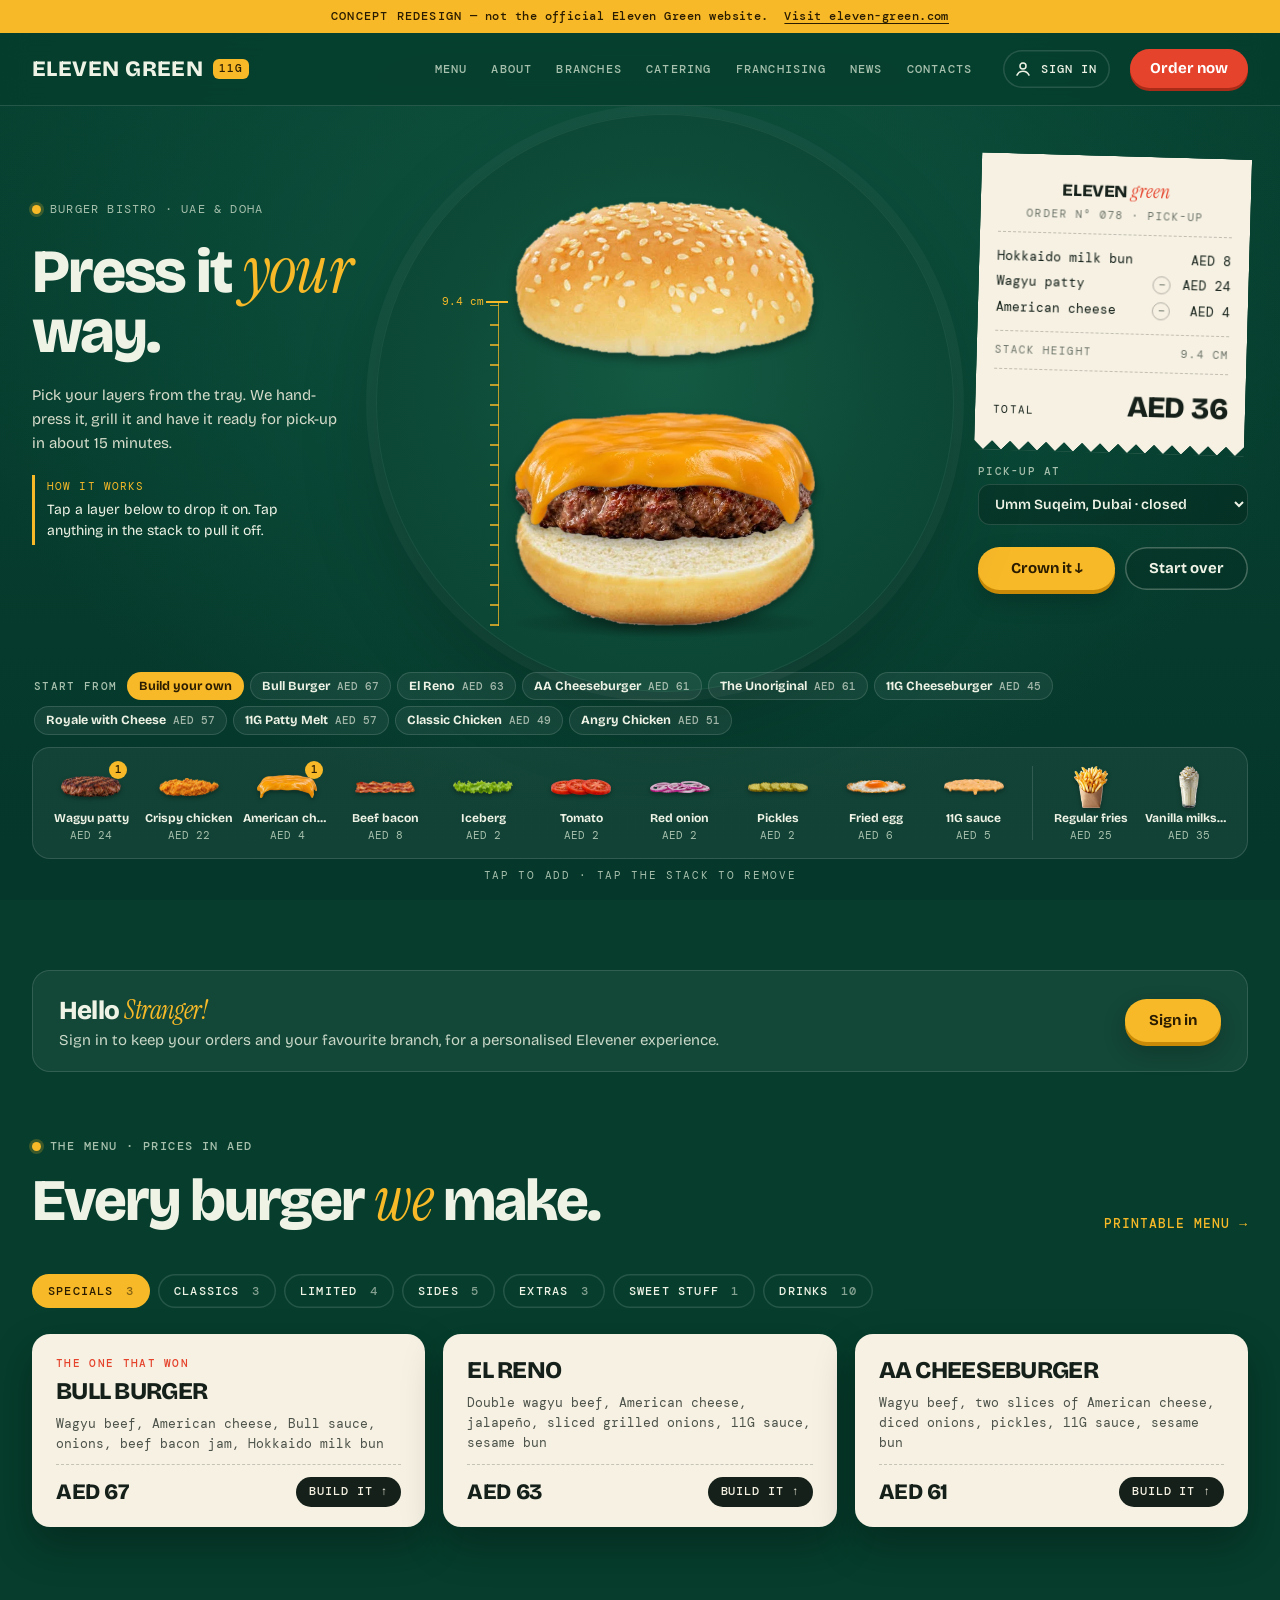
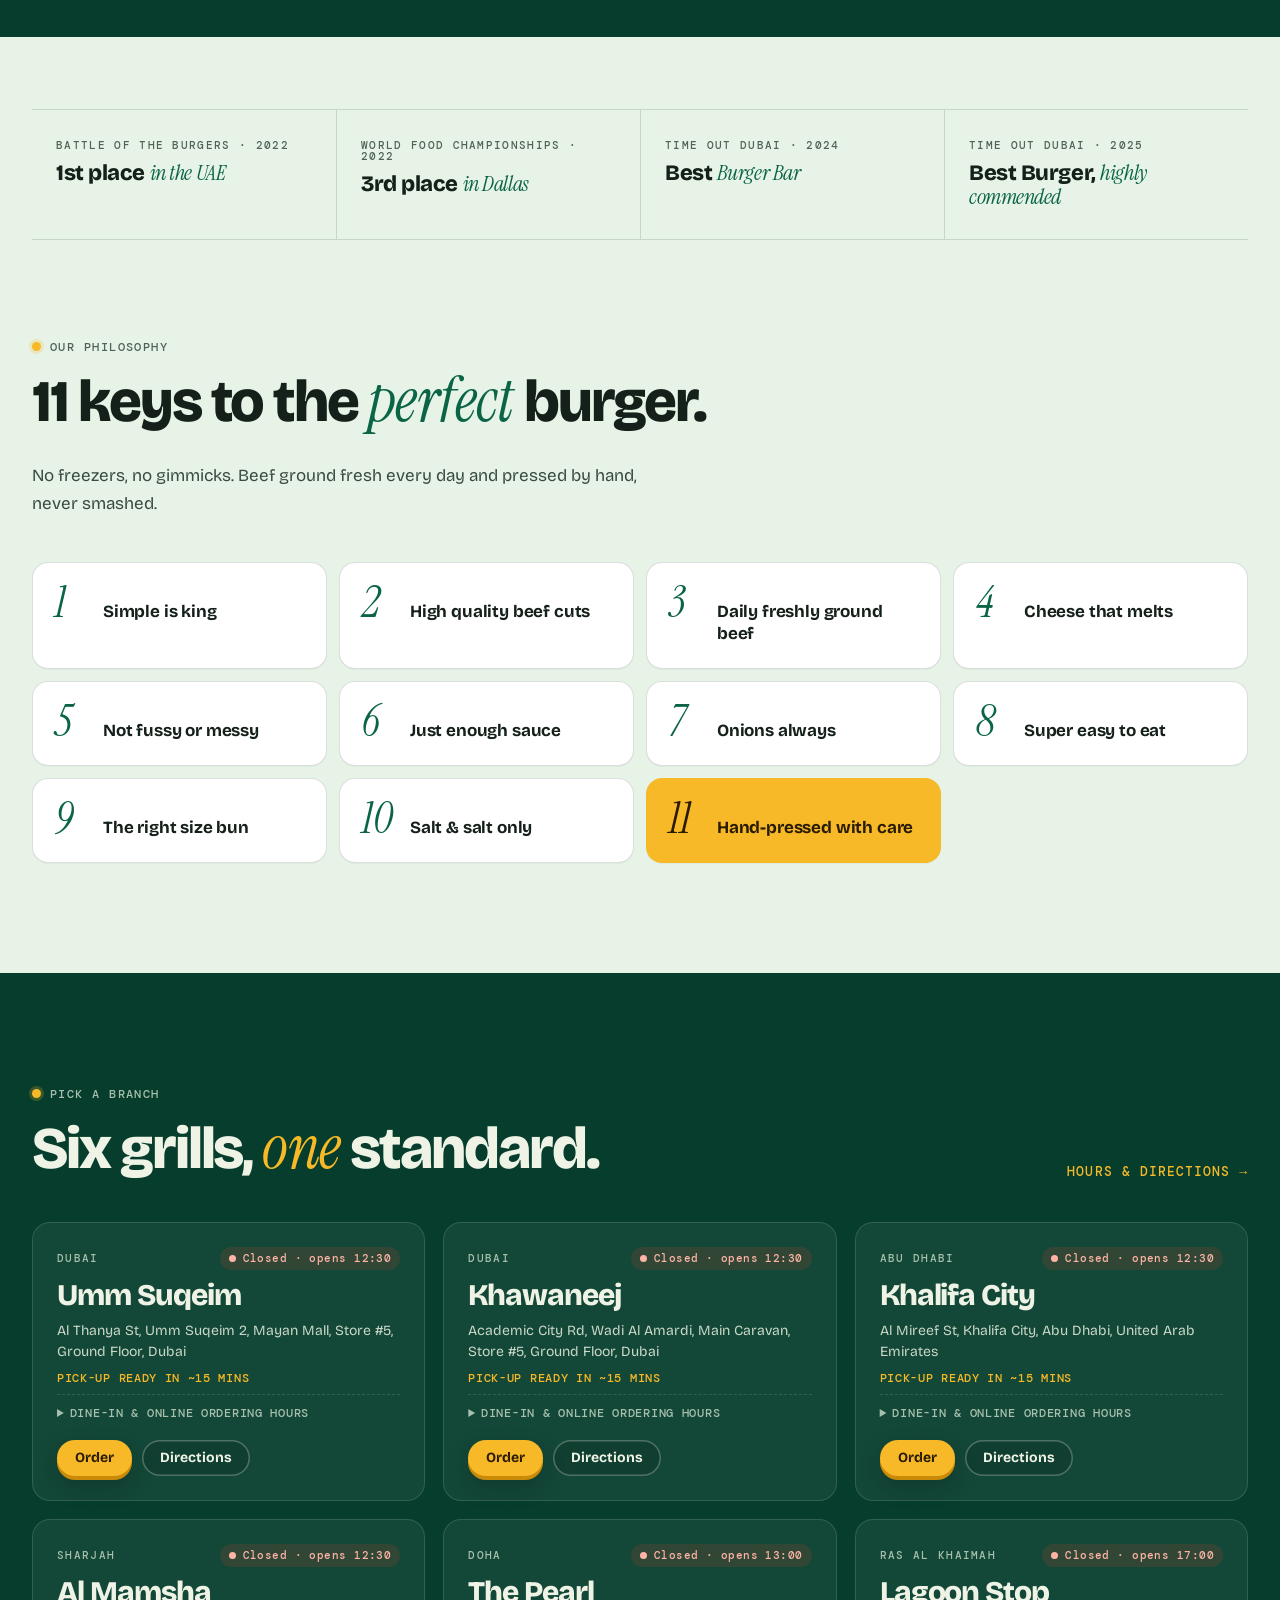
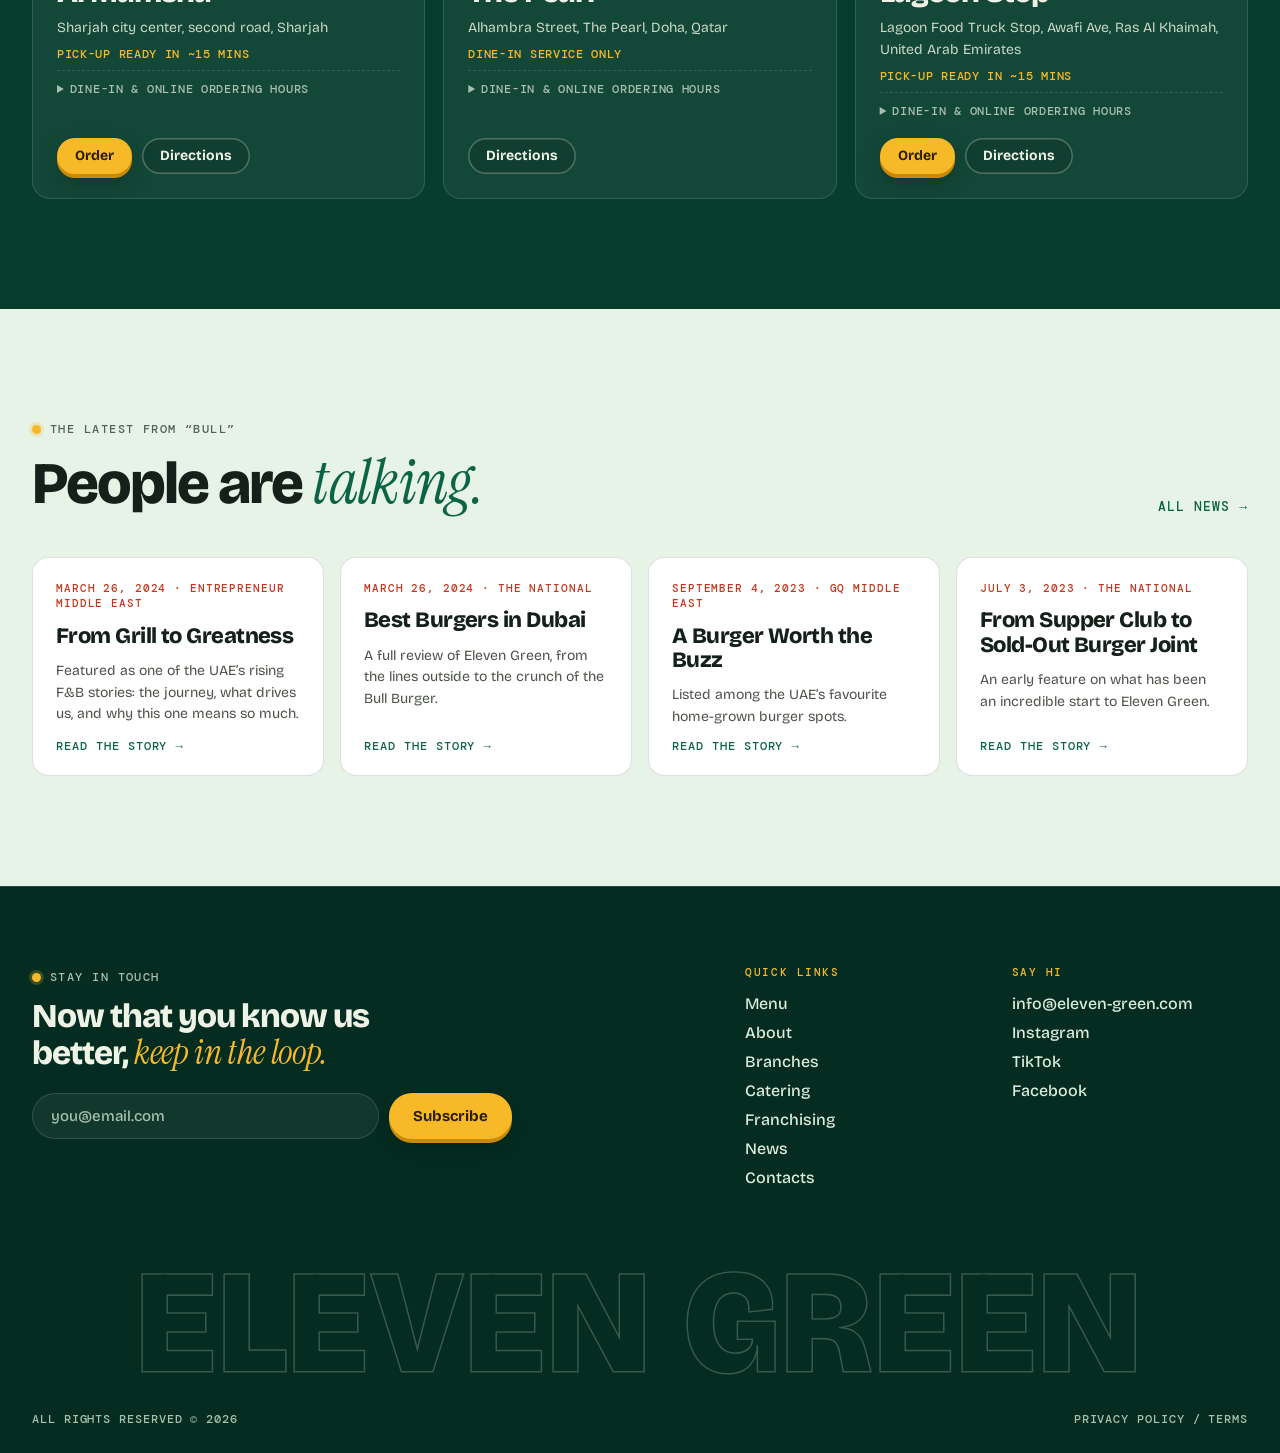
<file: index.html>
<!doctype html>
<html lang="en">
<head>
  <meta charset="utf-8" />
  <meta name="viewport" content="width=device-width, initial-scale=1" />
  <meta name="robots" content="noindex, nofollow" />
  <title>Eleven Green — the perfect burger, pressed with care</title>
  <meta name="description" content="Eleven Green burger bistro: award-winning wagyu burgers in Dubai, Abu Dhabi, Sharjah, Ras Al Khaimah and Doha. Build yours and pre-order for pick-up." />
  <link rel="preconnect" href="https://fonts.googleapis.com" />
  <link rel="preconnect" href="https://fonts.gstatic.com" crossorigin />
  <link href="https://fonts.googleapis.com/css2?family=Bricolage+Grotesque:opsz,wght@12..96,400;12..96,500;12..96,600;12..96,700;12..96,800&family=DM+Mono:wght@400;500&family=Instrument+Serif:ital@1&display=swap" rel="stylesheet" />
  <link rel="stylesheet" href="css/base.css?v=20261126" />
  <link rel="stylesheet" href="css/builder.css?v=20261126" />
  <link rel="preload" as="image" href="assets/ingredients/bun-top.webp" />
  <link rel="preload" as="image" href="assets/ingredients/bun-bottom.webp" />
</head>
<body>
  <header id="site-header"></header>

  <main>
    <!-- ============ HERO: build your own ============ -->
    <section class="hero-builder" aria-label="Build your burger">
      <div class="builder">
        <section class="intro">
          <p class="kicker"><span class="dot"></span>BURGER BISTRO · UAE &amp; DOHA</p>
          <h1>Press it <em>your</em> way.</h1>
          <p class="lead">Pick your layers from the tray. We hand-press it, grill it and have it ready for pick-up in about 15 minutes.</p>
          <div class="note" id="note" aria-live="polite">
            <p class="note-title" id="noteTitle">HOW IT WORKS</p>
            <p class="note-text" id="noteText">Tap a layer below to drop it on. Tap anything in the stack to pull it off.</p>
          </div>
        </section>

        <section class="stage" id="stage" aria-label="Your burger">
          <div class="halo" aria-hidden="true"></div>
          <div class="ruler" aria-hidden="true"><span class="ruler-mark" id="rulerMark">0.0 cm</span></div>
          <div class="stack" id="stack"></div>
        </section>

        <aside class="side">
          <div class="receipt" id="receipt">
            <p class="r-logo">ELEVEN <em>green</em></p>
            <p class="r-meta" id="orderMeta">ORDER N° 011 · PICK-UP</p>
            <ul class="r-lines" id="lines"></ul>
            <div class="r-row r-height"><span>STACK HEIGHT</span><span id="heightVal">0.0 CM</span></div>
            <div class="r-row r-total"><span>TOTAL</span><strong id="totalVal">AED 0</strong></div>
          </div>
          <label class="pickup">
            <span>Pick-up at</span>
            <select id="pickup" aria-label="Pick-up branch"></select>
          </label>
          <div class="actions">
            <button class="btn btn-yellow" id="crownBtn" type="button">Crown it ↓</button>
            <button class="btn btn-ghost" id="resetBtn" type="button">Start over</button>
          </div>
        </aside>

        <section class="tray-wrap">
          <div class="presets" id="presets" role="group" aria-label="Start from a menu burger"></div>
          <div class="tray" id="tray" role="group" aria-label="Ingredients"></div>
          <p class="hint">TAP TO ADD · TAP THE STACK TO REMOVE</p>
        </section>
      </div>
    </section>

    <!-- ============ Full menu ============ -->
    <section class="section" id="menu">
      <div class="wrap">
        <div class="hello-wrap" data-render="hello" aria-live="polite"></div>
        <div class="section-head reveal">
          <div>
            <p class="eyebrow"><span class="dot"></span>The menu · prices in AED</p>
            <h2 class="h2">Every burger <em>we</em> make.</h2>
          </div>
          <a class="link-arrow" href="menu.html">Printable menu →</a>
        </div>
        <div class="reveal" data-render="menuHome"></div>
      </div>
    </section>

    <!-- ============ Awards ============ -->
    <section class="section tight section-light" aria-label="Awards">
      <div class="wrap">
        <div class="awards reveal">
          <div class="award"><p>Battle of the Burgers · 2022</p><h3>1st place <em>in the UAE</em></h3></div>
          <div class="award"><p>World Food Championships · 2022</p><h3>3rd place <em>in Dallas</em></h3></div>
          <div class="award"><p>Time Out Dubai · 2024</p><h3>Best <em>Burger Bar</em></h3></div>
          <div class="award"><p>Time Out Dubai · 2025</p><h3>Best Burger, <em>highly commended</em></h3></div>
        </div>
      </div>
    </section>

    <!-- ============ 11 keys ============ -->
    <section class="section section-light" id="keys">
      <div class="wrap">
        <div class="section-head reveal">
          <div>
            <p class="eyebrow"><span class="dot"></span>Our philosophy</p>
            <h2 class="h2">11 keys to the <em>perfect</em> burger.</h2>
          </div>
          <p class="lede">No freezers, no gimmicks. Beef ground fresh every day and pressed by hand, never smashed.</p>
        </div>
        <ol class="keys reveal" data-render="keys"></ol>
      </div>
    </section>

    <!-- ============ Branches ============ -->
    <section class="section" id="branches">
      <div class="wrap">
        <div class="section-head reveal">
          <div>
            <p class="eyebrow"><span class="dot"></span>Pick a branch</p>
            <h2 class="h2">Six grills, <em>one</em> standard.</h2>
          </div>
          <a class="link-arrow" href="branches.html">Hours &amp; directions →</a>
        </div>
        <div class="branches reveal" data-render="branches" data-full="1"></div>
      </div>
    </section>

    <!-- ============ News ============ -->
    <section class="section section-light" id="news">
      <div class="wrap">
        <div class="section-head reveal">
          <div>
            <p class="eyebrow"><span class="dot"></span>The latest from “Bull”</p>
            <h2 class="h2">People are <em>talking.</em></h2>
          </div>
          <a class="link-arrow" href="news.html">All news →</a>
        </div>
        <div class="news-grid reveal" data-render="news"></div>
      </div>
    </section>
  </main>

  <footer id="site-footer"></footer>

  <dialog class="modal" id="doneModal" aria-labelledby="doneTitle">
    <p class="m-kicker" id="doneNo">ORDER N° 011</p>
    <h2 id="doneTitle">It’s on the <em>grill.</em></h2>
    <p class="m-text" id="doneText"></p>
    <p class="m-acct" id="doneAcct"></p>
    <div class="m-actions">
      <a class="btn btn-red" href="https://www.eleven-green.com/order" target="_blank" rel="noopener">Order online</a>
      <button class="btn btn-ghost-dark" id="againBtn" type="button">Build another</button>
    </div>
  </dialog>

  <script src="js/data.js?v=20261126"></script>
  <script src="js/account.js?v=20261126"></script>
  <script src="js/site.js?v=20261126"></script>
  <script src="js/builder.js?v=20261126"></script>
</body>
</html>
</file>
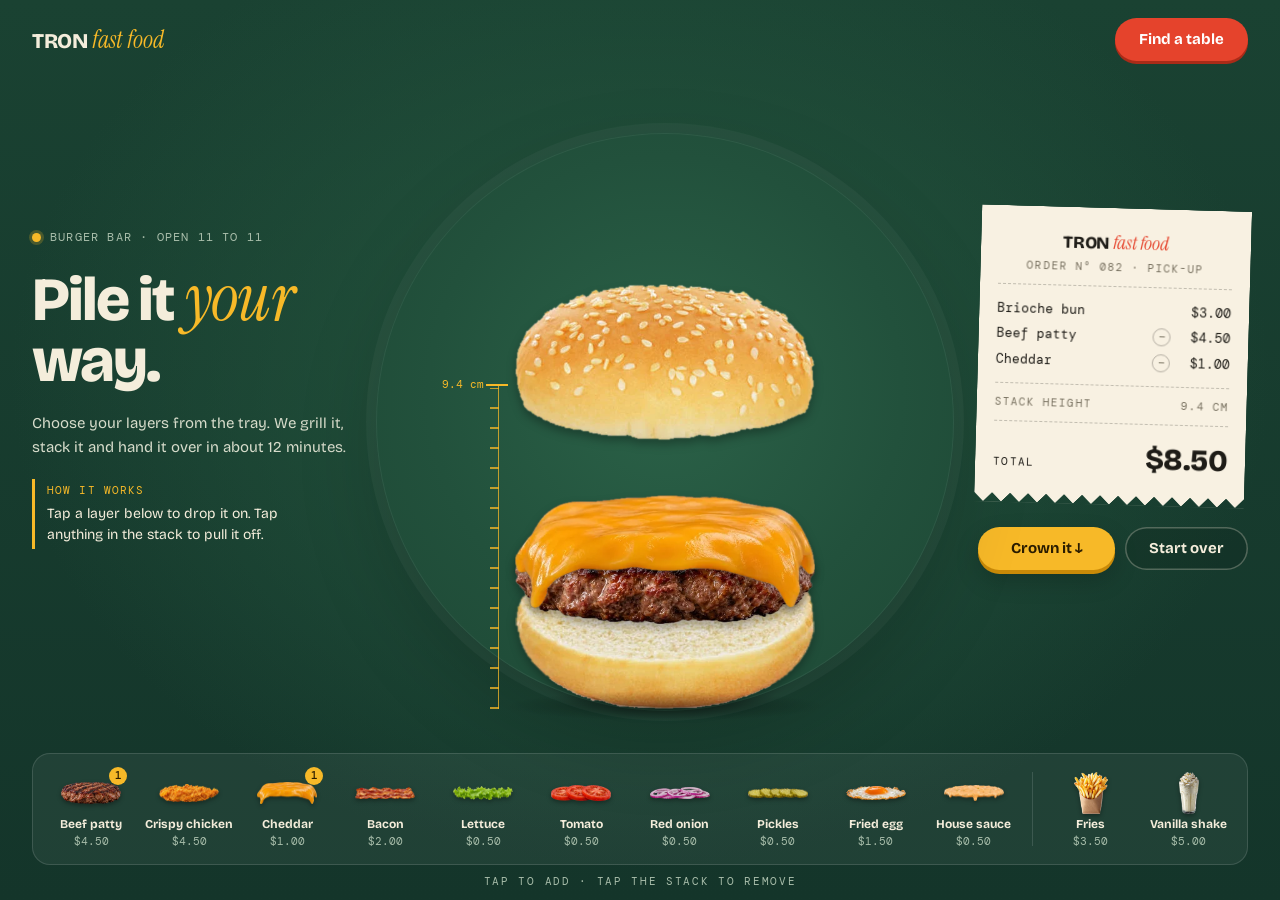
<file: tron/index.html>
<!doctype html>
<html lang="en">
<head>
  <meta charset="utf-8" />
  <meta name="viewport" content="width=device-width, initial-scale=1" />
  <title>TRON — burgers built by you</title>
  <meta name="description" content="TRON burger bar. Pick your layers, we grill and stack it. Ready in about 12 minutes." />
  <link rel="preconnect" href="https://fonts.googleapis.com" />
  <link rel="preconnect" href="https://fonts.gstatic.com" crossorigin />
  <link href="https://fonts.googleapis.com/css2?family=Bricolage+Grotesque:opsz,wght@12..96,400;12..96,500;12..96,700;12..96,800&family=DM+Mono:wght@400;500&family=Instrument+Serif:ital@1&display=swap" rel="stylesheet" />
  <link rel="stylesheet" href="style.css" />
  <link rel="preload" as="image" href="../assets/ingredients/bun-top.webp" />
  <link rel="preload" as="image" href="../assets/ingredients/bun-bottom.webp" />
</head>
<body>
  <div class="app">
    <header class="top">
      <a class="logo" href="#" aria-label="TRON, home">TRON <em>fast food</em></a>
      <button class="btn btn-red" id="tableBtn" type="button">Find a table</button>
    </header>

    <main class="builder">
      <section class="intro">
        <p class="kicker"><span class="dot"></span>BURGER BAR · OPEN 11 TO 11</p>
        <h1>Pile it <em>your</em> way.</h1>
        <p class="lead">Choose your layers from the tray. We grill it, stack it and hand it over in about 12 minutes.</p>
        <div class="note" id="note" aria-live="polite">
          <p class="note-title" id="noteTitle">HOW IT WORKS</p>
          <p class="note-text" id="noteText">Tap a layer below to drop it on. Tap anything in the stack to pull it off.</p>
        </div>
      </section>

      <section class="stage" id="stage" aria-label="Your burger">
        <div class="halo" aria-hidden="true"></div>
        <div class="ruler" aria-hidden="true">
          <span class="ruler-mark" id="rulerMark">0.0 cm</span>
        </div>
        <div class="stack" id="stack"></div>
      </section>

      <aside class="side">
        <div class="receipt" id="receipt">
          <p class="r-logo">TRON <em>fast food</em></p>
          <p class="r-meta" id="orderMeta">ORDER N° 042 · PICK-UP</p>
          <ul class="r-lines" id="lines"></ul>
          <div class="r-row r-height"><span>STACK HEIGHT</span><span id="heightVal">0.0 CM</span></div>
          <div class="r-row r-total"><span>TOTAL</span><strong id="totalVal">$0.00</strong></div>
        </div>
        <div class="actions">
          <button class="btn btn-yellow" id="crownBtn" type="button">Crown it ↓</button>
          <button class="btn btn-ghost" id="resetBtn" type="button">Start over</button>
        </div>
      </aside>

      <section class="tray-wrap">
        <div class="tray" id="tray" role="group" aria-label="Ingredients"></div>
        <p class="hint">TAP TO ADD · TAP THE STACK TO REMOVE</p>
      </section>
    </main>
  </div>

  <dialog class="modal" id="doneModal" aria-labelledby="doneTitle">
    <p class="m-kicker" id="doneNo">ORDER N° 042</p>
    <h2 id="doneTitle">It's on the <em>grill.</em></h2>
    <p class="m-text" id="doneText"></p>
    <div class="m-actions">
      <button class="btn btn-red" id="againBtn" type="button">Build another</button>
      <button class="btn btn-ghost-dark" id="closeBtn" type="button">Close</button>
    </div>
  </dialog>

  <dialog class="modal" id="tableModal" aria-labelledby="tableTitle">
    <form id="tableForm" method="dialog">
      <p class="m-kicker">TRON · TABLES</p>
      <h2 id="tableTitle">Find a <em>table.</em></h2>
      <div class="fields">
        <label>Name<input name="name" required autocomplete="given-name" /></label>
        <label>Guests
          <select name="guests"><option>1</option><option selected>2</option><option>3</option><option>4</option><option>5</option><option>6+</option></select>
        </label>
        <label>Date<input type="date" name="date" required /></label>
        <label>Time<input type="time" name="time" min="11:00" max="22:30" value="19:00" required /></label>
      </div>
      <div class="m-actions">
        <button class="btn btn-red" type="submit" value="ok">Book it</button>
        <button class="btn btn-ghost-dark" type="button" id="tableCancel">Cancel</button>
      </div>
    </form>
    <div class="table-done" id="tableDone" hidden>
      <p class="m-kicker">TRON · TABLES</p>
      <h2>See you, <em id="tableName">friend.</em></h2>
      <p class="m-text" id="tableText"></p>
      <div class="m-actions"><button class="btn btn-red" type="button" id="tableOk">Done</button></div>
    </div>
  </dialog>

  <script src="app.js"></script>
</body>
</html>
</file>
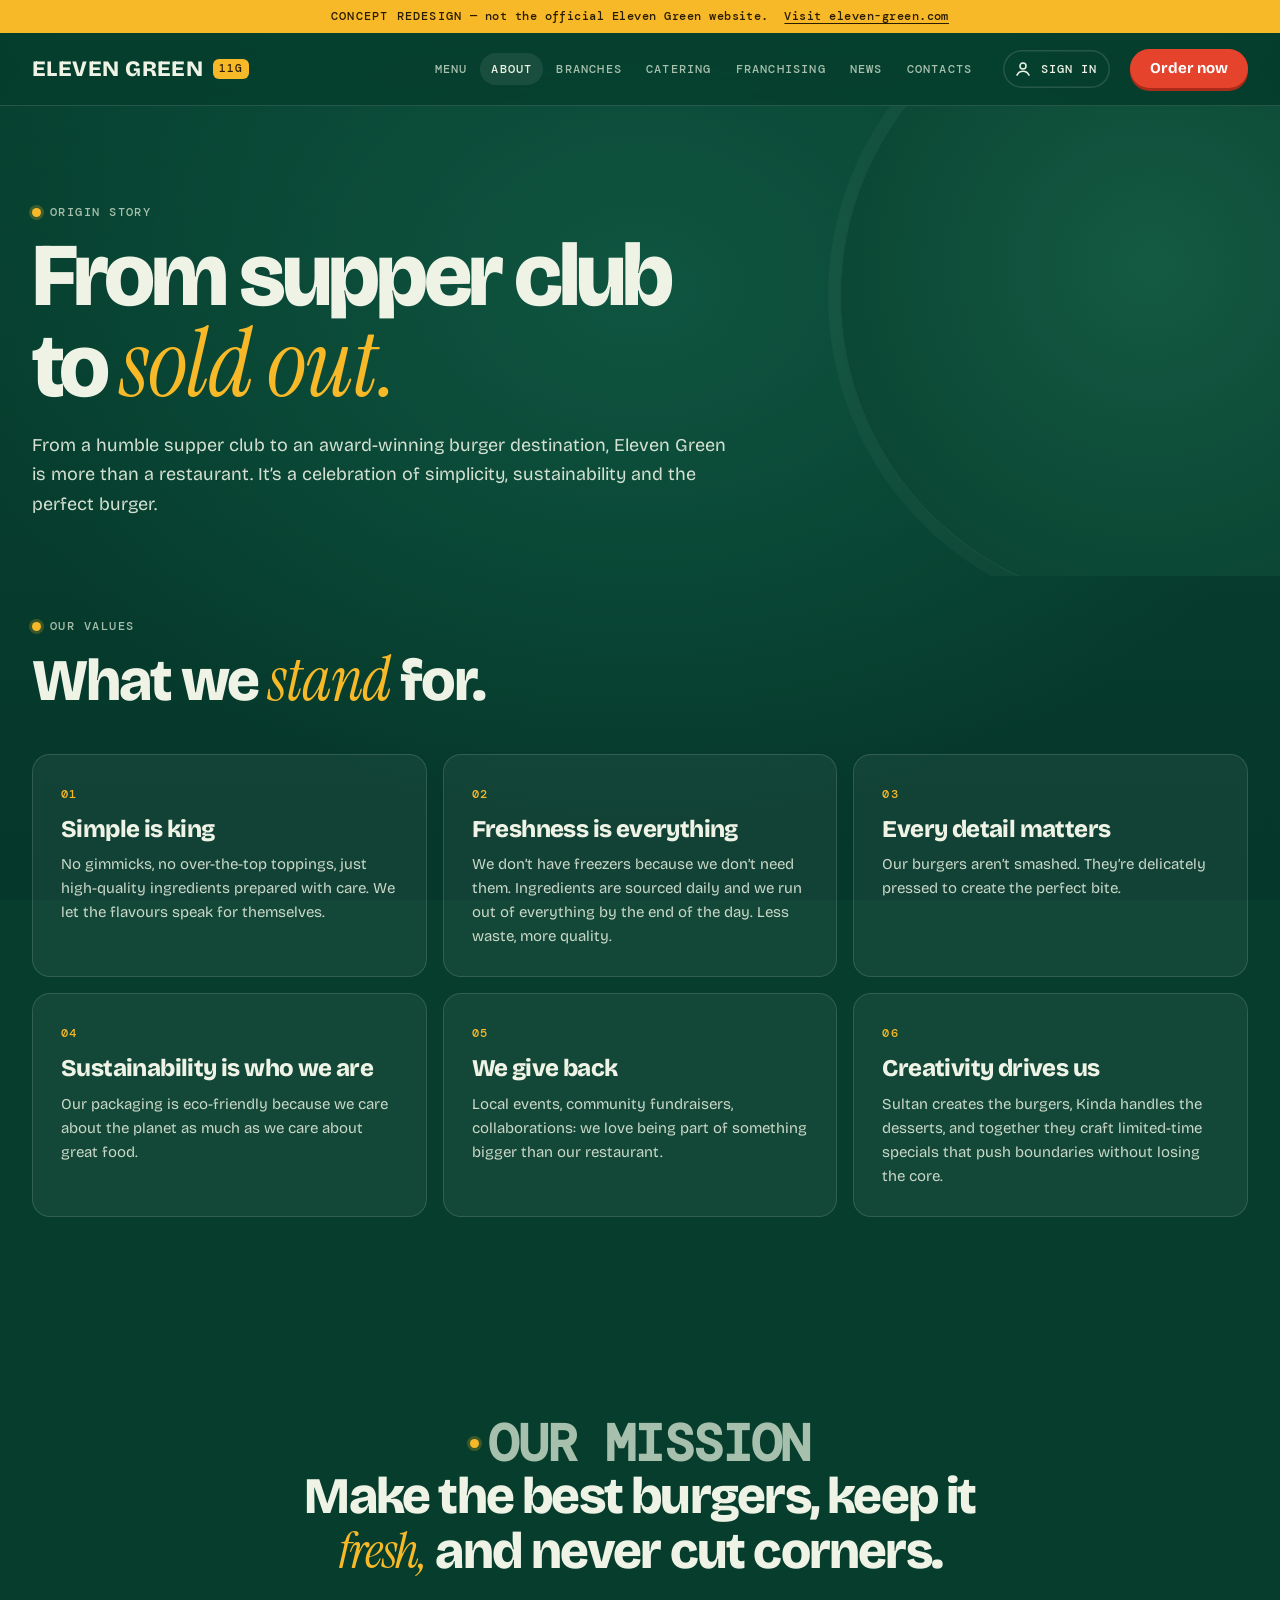
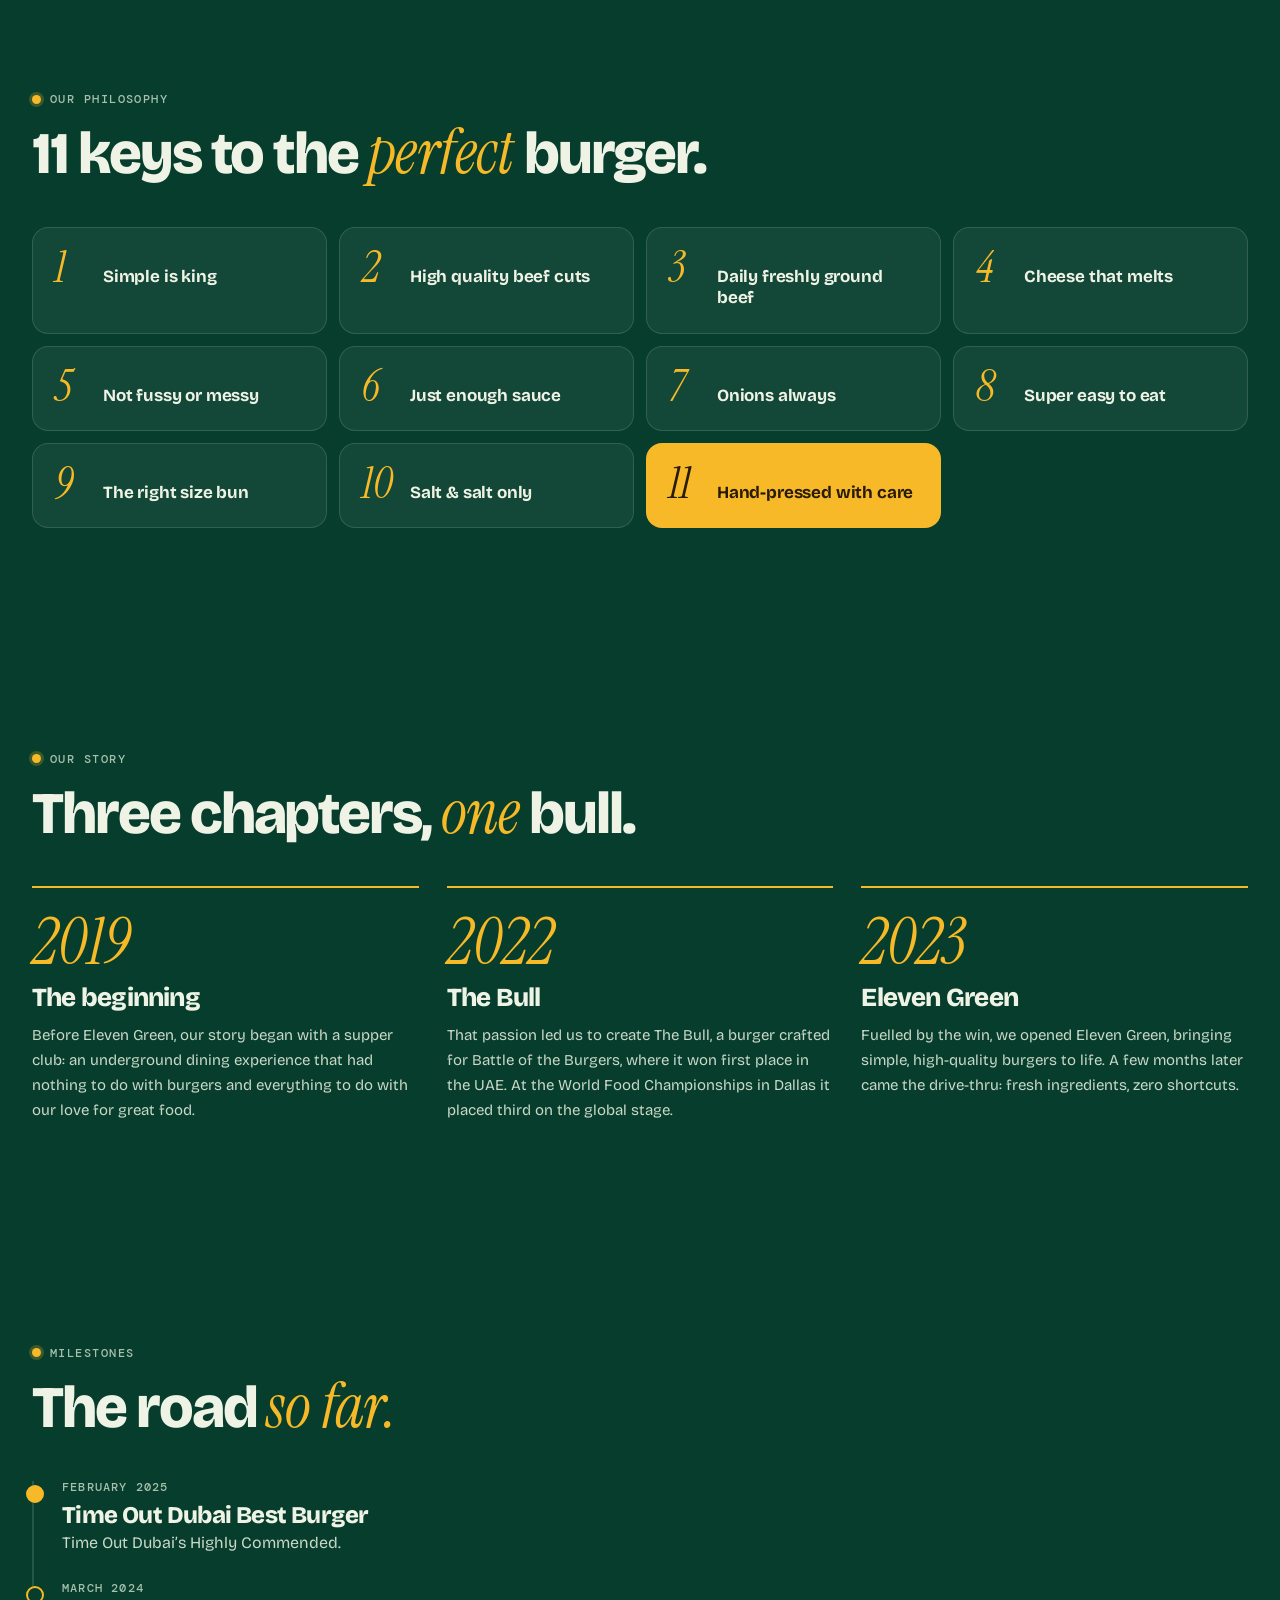
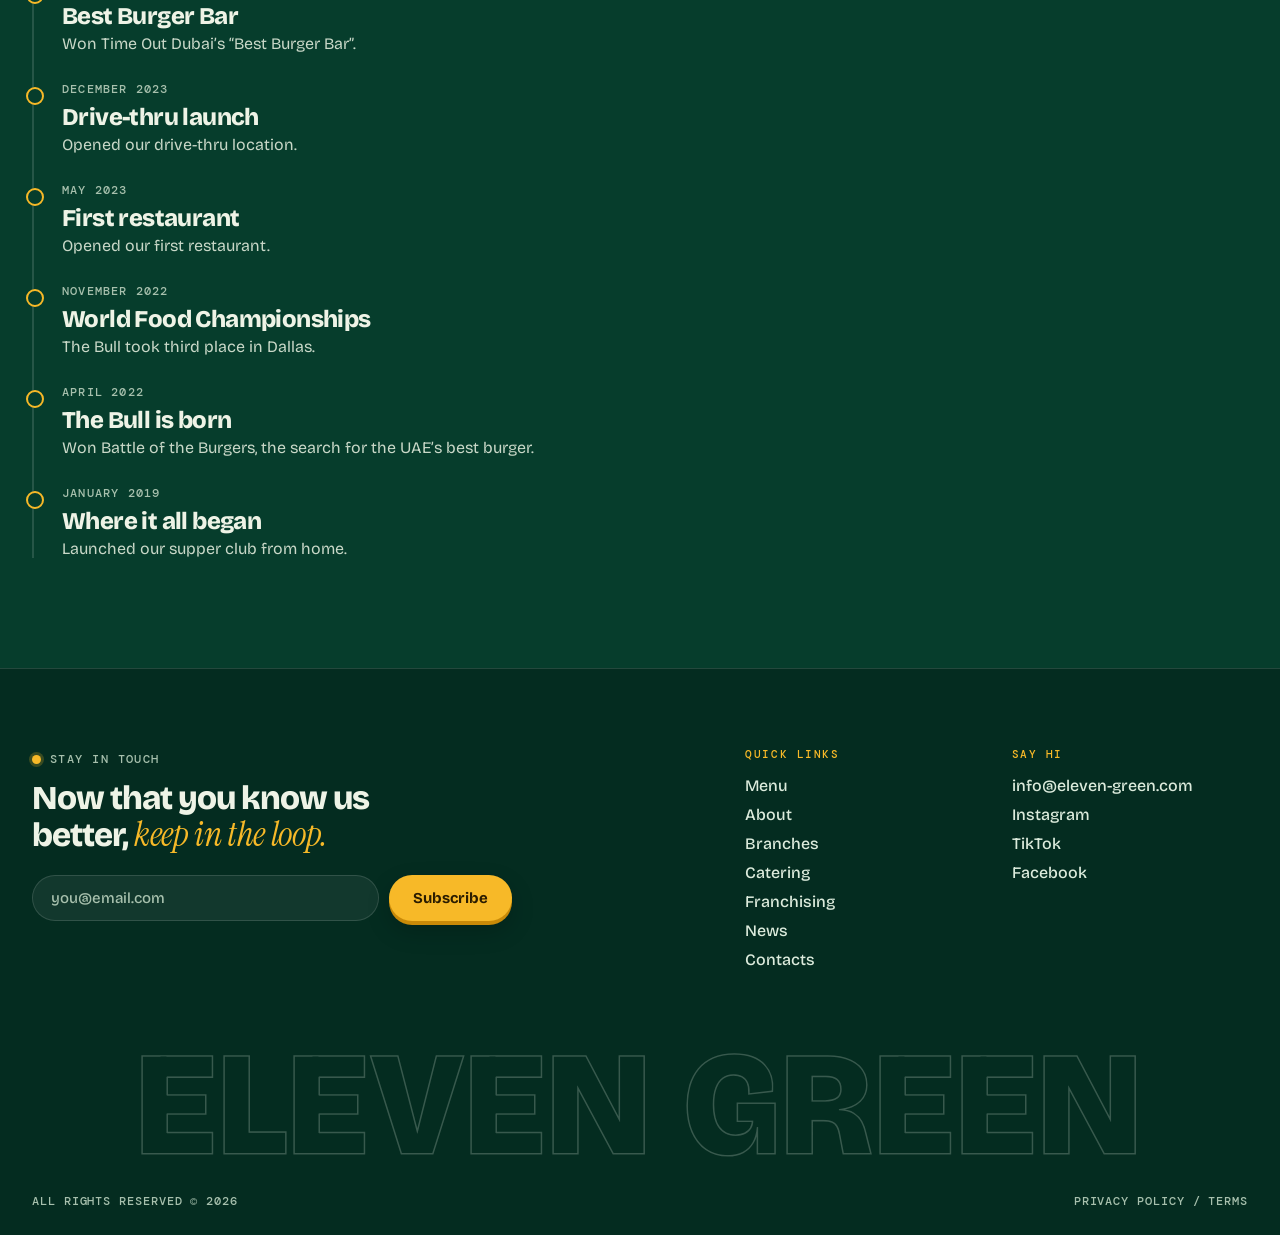
<file: about.html>
<!doctype html>
<html lang="en">
<head>
  <meta charset="utf-8" />
  <meta name="viewport" content="width=device-width, initial-scale=1" />
  <meta name="robots" content="noindex, nofollow" />
  <title>About — Eleven Green</title>
  <meta name="description" content="From a humble supper club to an award-winning burger destination: the Eleven Green story, values and milestones." />
  <link rel="preconnect" href="https://fonts.googleapis.com" />
  <link rel="preconnect" href="https://fonts.gstatic.com" crossorigin />
  <link href="https://fonts.googleapis.com/css2?family=Bricolage+Grotesque:opsz,wght@12..96,400;12..96,500;12..96,600;12..96,700;12..96,800&family=DM+Mono:wght@400;500&family=Instrument+Serif:ital@1&display=swap" rel="stylesheet" />
  <link rel="stylesheet" href="css/base.css?v=20261126" />
</head>
<body>
  <header id="site-header"></header>
  <main>
    <section class="page-hero">
      <div class="wrap">
        <p class="eyebrow"><span class="dot"></span>Origin story</p>
        <h1>From supper club <br>to <em>sold out.</em></h1>
        <p class="lede">From a humble supper club to an award-winning burger destination, Eleven Green is more than a restaurant. It’s a celebration of simplicity, sustainability and the perfect burger.</p>
      </div>
    </section>

    <section class="section" style="padding-top:40px">
      <div class="wrap">
        <div class="section-head reveal">
          <div>
            <p class="eyebrow"><span class="dot"></span>Our values</p>
            <h2 class="h2">What we <em>stand</em> for.</h2>
          </div>
        </div>
        <div class="values reveal" data-render="values"></div>
      </div>
    </section>

    <section class="mission reveal" aria-label="Our mission">
      <div class="wrap">
        <p class="eyebrow"><span class="dot"></span>Our mission</p>
        <p>Make the best burgers, keep it <em>fresh,</em> and never cut corners.</p>
      </div>
    </section>

    <section class="section" style="padding-top:20px">
      <div class="wrap">
        <div class="section-head reveal">
          <div>
            <p class="eyebrow"><span class="dot"></span>Our philosophy</p>
            <h2 class="h2">11 keys to the <em>perfect</em> burger.</h2>
          </div>
        </div>
        <ol class="keys reveal" data-render="keys"></ol>
      </div>
    </section>

    <section class="section">
      <div class="wrap">
        <div class="section-head reveal">
          <div>
            <p class="eyebrow"><span class="dot"></span>Our story</p>
            <h2 class="h2">Three chapters, <em>one</em> bull.</h2>
          </div>
        </div>
        <div class="story reveal" data-render="story"></div>
      </div>
    </section>

    <section class="section">
      <div class="wrap">
        <div class="section-head reveal">
          <div>
            <p class="eyebrow"><span class="dot"></span>Milestones</p>
            <h2 class="h2">The road <em>so far.</em></h2>
          </div>
        </div>
        <ol class="timeline reveal" data-render="milestones"></ol>
      </div>
    </section>
  </main>
  <footer id="site-footer"></footer>
  <script src="js/data.js?v=20261126"></script>
  <script src="js/account.js?v=20261126"></script>
  <script src="js/site.js?v=20261126"></script>
</body>
</html>
</file>
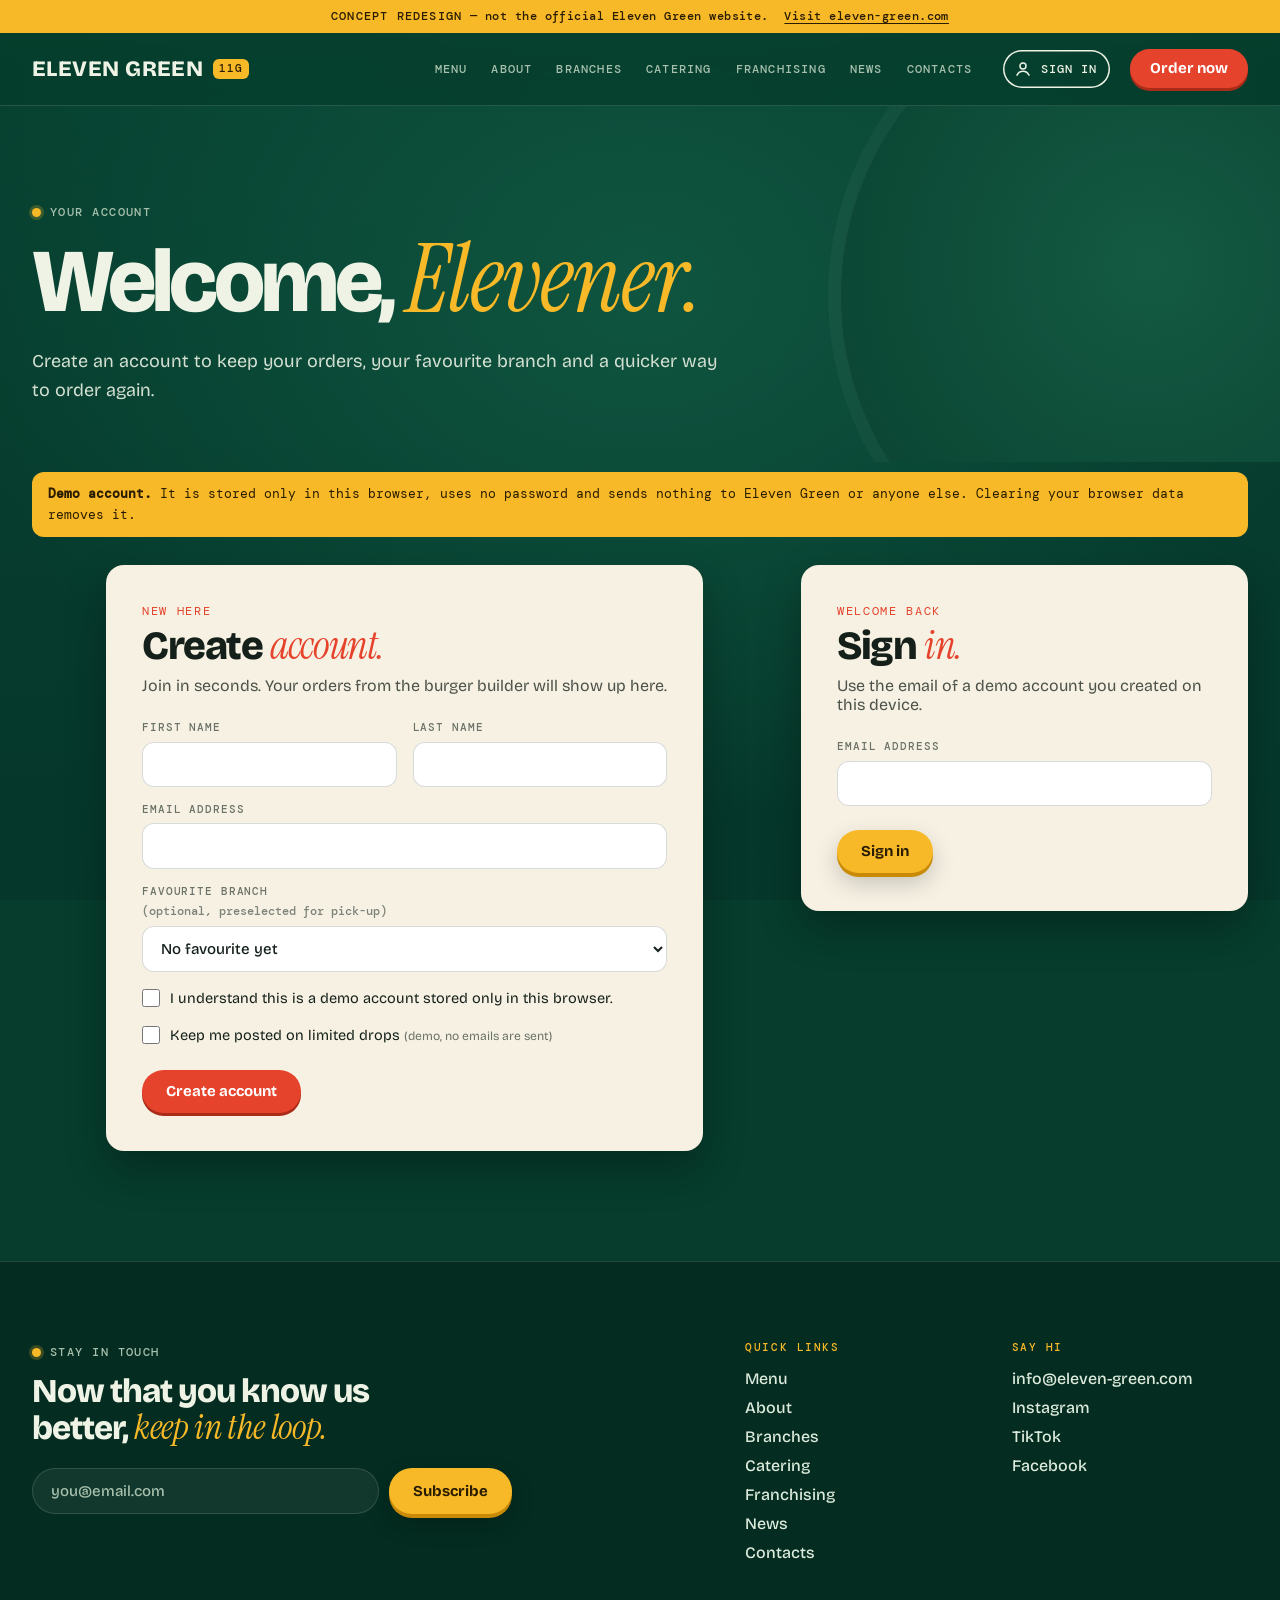
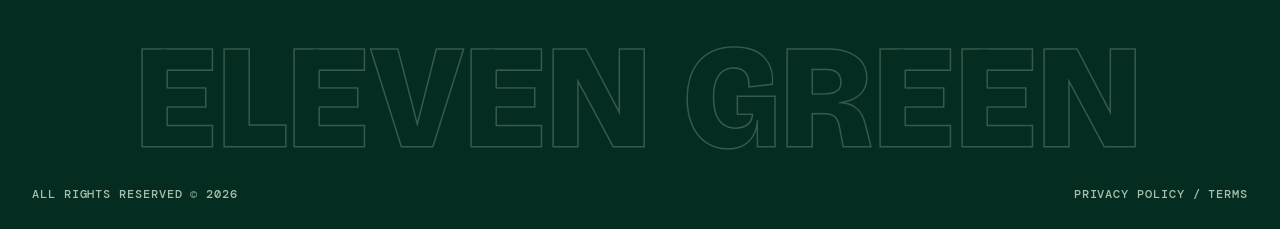
<file: account.html>
<!doctype html>
<html lang="en">
<head>
  <meta charset="utf-8" />
  <meta name="viewport" content="width=device-width, initial-scale=1" />
  <meta name="robots" content="noindex, nofollow" />
  <title>Your account — Eleven Green</title>
  <meta name="description" content="Demo customer account for the Eleven Green concept: profile, favourite branch and order history, stored only in your browser." />
  <link rel="preconnect" href="https://fonts.googleapis.com" />
  <link rel="preconnect" href="https://fonts.gstatic.com" crossorigin />
  <link href="https://fonts.googleapis.com/css2?family=Bricolage+Grotesque:opsz,wght@12..96,400;12..96,500;12..96,600;12..96,700;12..96,800&family=DM+Mono:wght@400;500&family=Instrument+Serif:ital@1&display=swap" rel="stylesheet" />
  <link rel="stylesheet" href="css/base.css?v=20261126" />
</head>
<body>
  <header id="site-header"></header>
  <main>
    <section class="page-hero">
      <div class="wrap">
        <p class="eyebrow"><span class="dot"></span><span id="acctKicker">Your account</span></p>
        <h1 id="acctTitle">Welcome, <em>Elevener.</em></h1>
        <p class="lede" id="acctLede">Create an account to keep your orders, your favourite branch and a quicker way to order again.</p>
      </div>
    </section>
    <section class="section" style="padding-top:10px">
      <div class="wrap">
        <p class="demo-note" role="note">
          <strong>Demo account.</strong> It is stored only in this browser, uses no password and sends nothing to
          Eleven Green or anyone else. Clearing your browser data removes it.
        </p>
        <div id="acctRoot"></div>
      </div>
    </section>
  </main>
  <footer id="site-footer"></footer>
  <script src="js/data.js?v=20261126"></script>
  <script src="js/account.js?v=20261126"></script>
  <script src="js/site.js?v=20261126"></script>
  <script src="js/account-page.js?v=20261126"></script>
</body>
</html>
</file>
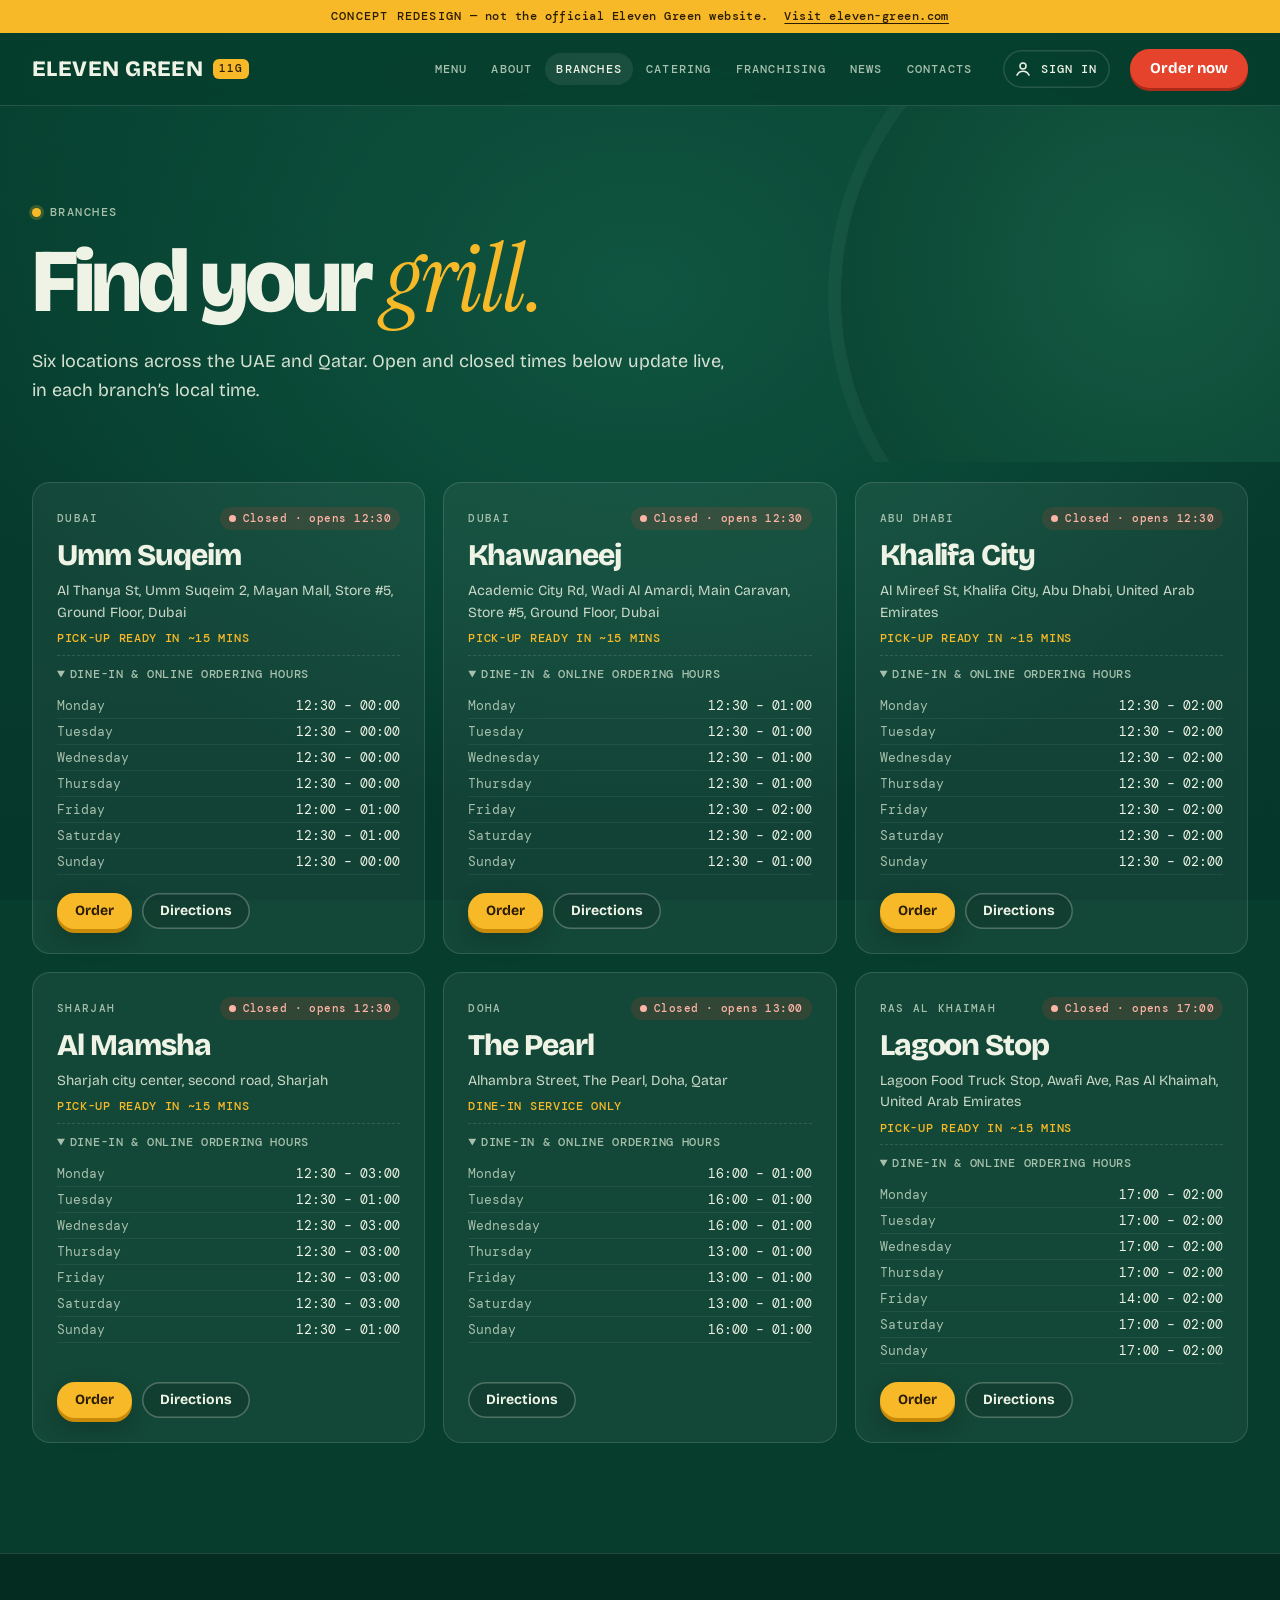
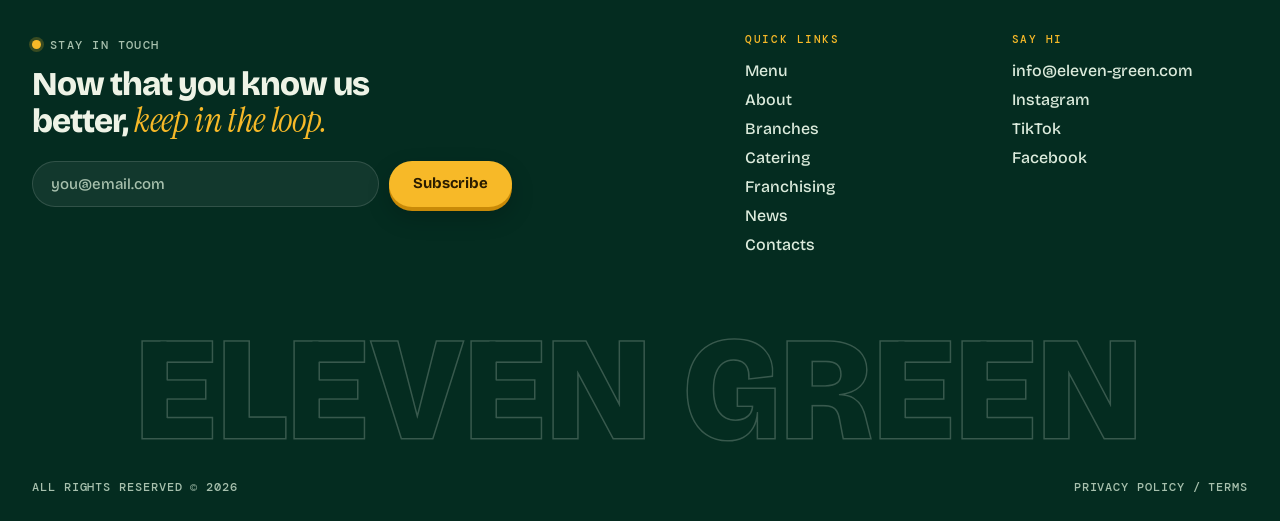
<file: branches.html>
<!doctype html>
<html lang="en">
<head>
  <meta charset="utf-8" />
  <meta name="viewport" content="width=device-width, initial-scale=1" />
  <meta name="robots" content="noindex, nofollow" />
  <title>Branches — Eleven Green</title>
  <meta name="description" content="Eleven Green branches in Dubai, Abu Dhabi, Sharjah, Ras Al Khaimah and Doha, with opening hours and directions." />
  <link rel="preconnect" href="https://fonts.googleapis.com" />
  <link rel="preconnect" href="https://fonts.gstatic.com" crossorigin />
  <link href="https://fonts.googleapis.com/css2?family=Bricolage+Grotesque:opsz,wght@12..96,400;12..96,500;12..96,600;12..96,700;12..96,800&family=DM+Mono:wght@400;500&family=Instrument+Serif:ital@1&display=swap" rel="stylesheet" />
  <link rel="stylesheet" href="css/base.css?v=20261126" />
</head>
<body>
  <header id="site-header"></header>
  <main>
    <section class="page-hero">
      <div class="wrap">
        <p class="eyebrow"><span class="dot"></span>Branches</p>
        <h1>Find your <em>grill.</em></h1>
        <p class="lede">Six locations across the UAE and Qatar. Open and closed times below update live, in each branch’s local time.</p>
      </div>
    </section>
    <section class="section" style="padding-top:20px">
      <div class="wrap">
        <div class="branches" data-render="branches" data-full="open"></div>
      </div>
    </section>
  </main>
  <footer id="site-footer"></footer>
  <script src="js/data.js?v=20261126"></script>
  <script src="js/account.js?v=20261126"></script>
  <script src="js/site.js?v=20261126"></script>
</body>
</html>
</file>
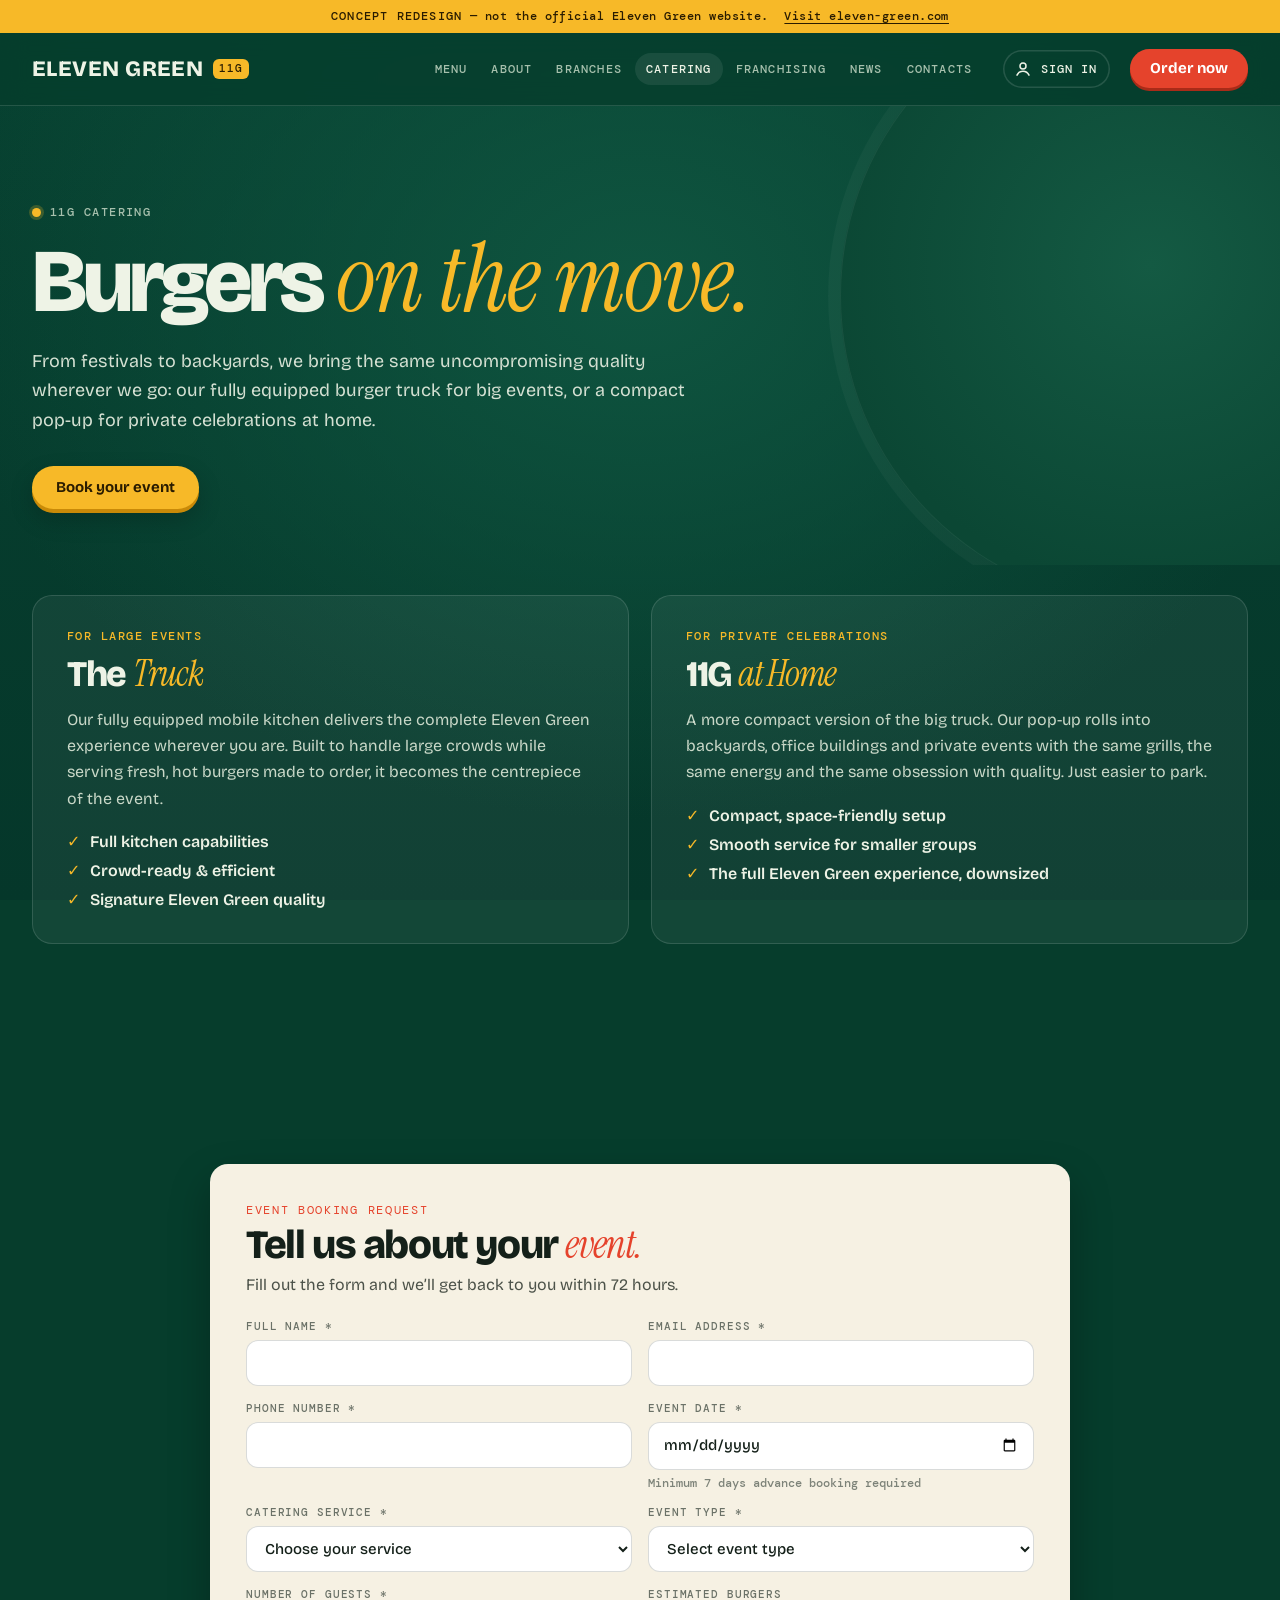
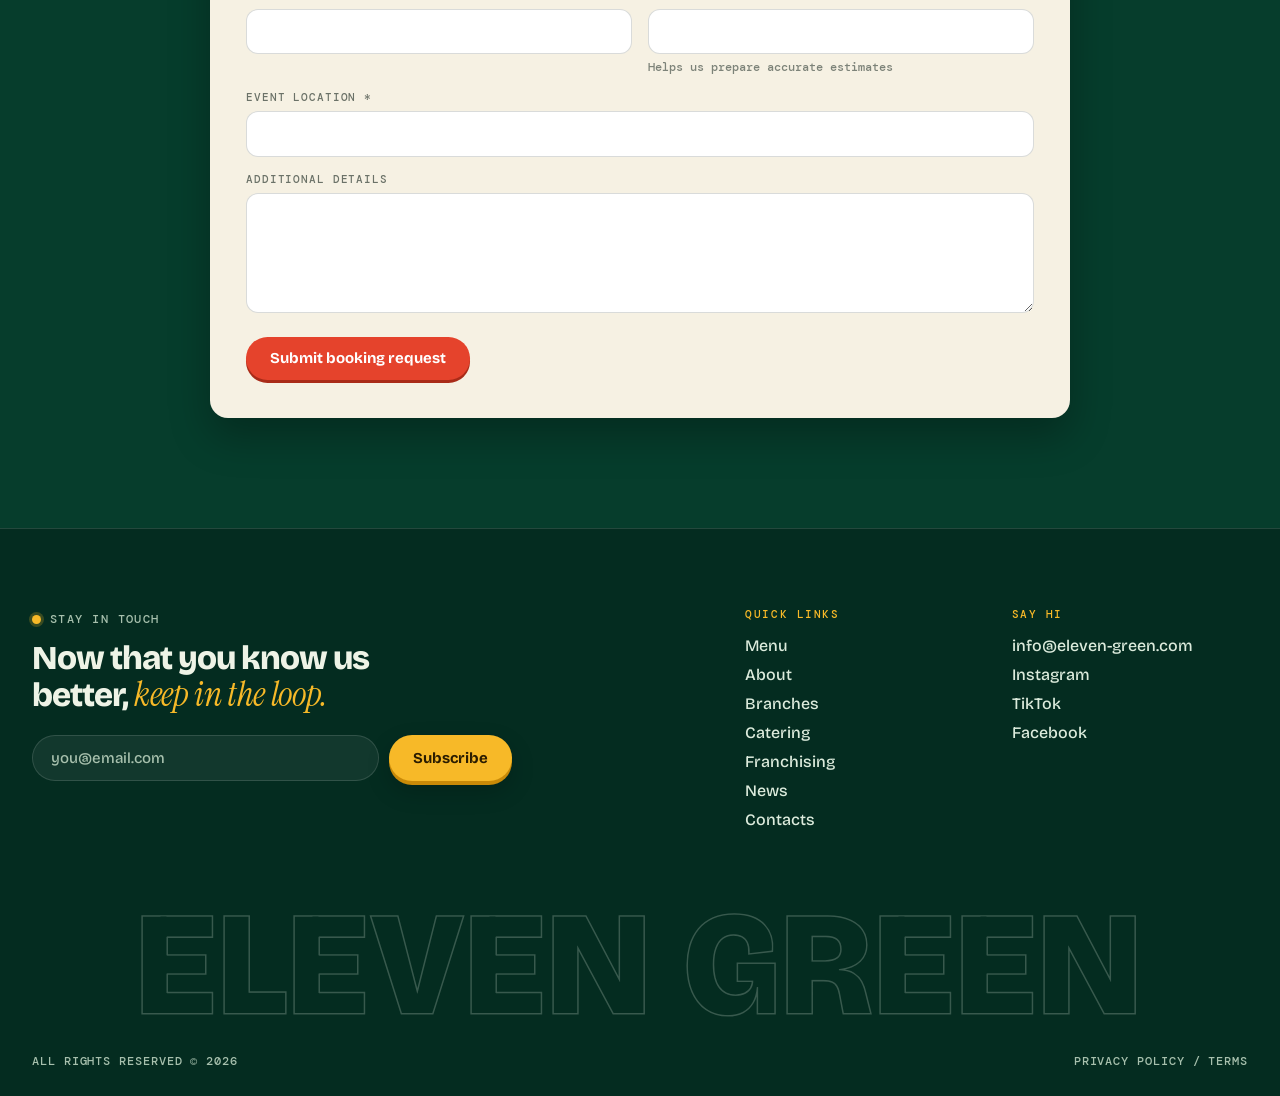
<file: catering.html>
<!doctype html>
<html lang="en">
<head>
  <meta charset="utf-8" />
  <meta name="viewport" content="width=device-width, initial-scale=1" />
  <meta name="robots" content="noindex, nofollow" />
  <title>Catering — Eleven Green</title>
  <meta name="description" content="11G Catering: the Eleven Green burger truck for big events, or 11G at Home for private celebrations." />
  <link rel="preconnect" href="https://fonts.googleapis.com" />
  <link rel="preconnect" href="https://fonts.gstatic.com" crossorigin />
  <link href="https://fonts.googleapis.com/css2?family=Bricolage+Grotesque:opsz,wght@12..96,400;12..96,500;12..96,600;12..96,700;12..96,800&family=DM+Mono:wght@400;500&family=Instrument+Serif:ital@1&display=swap" rel="stylesheet" />
  <link rel="stylesheet" href="css/base.css?v=20261126" />
</head>
<body>
  <header id="site-header"></header>
  <main>
    <section class="page-hero">
      <div class="wrap">
        <p class="eyebrow"><span class="dot"></span>11G Catering</p>
        <h1>Burgers <em>on the move.</em></h1>
        <p class="lede">From festivals to backyards, we bring the same uncompromising quality wherever we go: our fully equipped burger truck for big events, or a compact pop-up for private celebrations at home.</p>
        <div class="actions-row"><a class="btn btn-yellow" href="#book">Book your event</a></div>
      </div>
    </section>

    <section class="section" style="padding-top:30px">
      <div class="wrap split reveal">
        <article class="offer">
          <p class="o-kick">For large events</p>
          <h3>The <em>Truck</em></h3>
          <p>Our fully equipped mobile kitchen delivers the complete Eleven Green experience wherever you are. Built to handle large crowds while serving fresh, hot burgers made to order, it becomes the centrepiece of the event.</p>
          <ul class="ticks"><li>Full kitchen capabilities</li><li>Crowd-ready &amp; efficient</li><li>Signature Eleven Green quality</li></ul>
        </article>
        <article class="offer">
          <p class="o-kick">For private celebrations</p>
          <h3>11G <em>at Home</em></h3>
          <p>A more compact version of the big truck. Our pop-up rolls into backyards, office buildings and private events with the same grills, the same energy and the same obsession with quality. Just easier to park.</p>
          <ul class="ticks"><li>Compact, space-friendly setup</li><li>Smooth service for smaller groups</li><li>The full Eleven Green experience, downsized</li></ul>
        </article>
      </div>
    </section>

    <section class="section" id="book">
      <div class="wrap">
        <div class="paper form-card reveal">
          <p class="m-kicker">EVENT BOOKING REQUEST</p>
          <h2>Tell us about your <em style="color:var(--red)">event.</em></h2>
          <p class="f-intro">Fill out the form and we’ll get back to you within 72 hours.</p>
          <form class="js-local-form" data-done="Request received. We’ll get back to you within 72 hours.">
            <div class="form-grid">
              <label class="field">Full name *<input name="name" required autocomplete="name"></label>
              <label class="field">Email address *<input type="email" name="email" required autocomplete="email"></label>
              <label class="field">Phone number *<input type="tel" name="phone" required autocomplete="tel"></label>
              <label class="field">Event date *<input type="date" name="event_date" required><small>Minimum 7 days advance booking required</small></label>
              <label class="field">Catering service *
                <select name="service" required><option value="">Choose your service</option><option>Burger Truck</option><option>11G At Home</option></select>
              </label>
              <label class="field">Event type *
                <select name="event_type" required><option value="">Select event type</option><option>Corporate event</option><option>Entertainment event</option><option>Private celebration</option></select>
              </label>
              <label class="field">Number of guests *<input type="number" name="guests" min="1" required></label>
              <label class="field">Estimated burgers<input type="number" name="burgers" min="0"><small>Helps us prepare accurate estimates</small></label>
              <label class="field full">Event location *<input name="location" required></label>
              <label class="field full">Additional details<textarea name="details"></textarea></label>
            </div>
            <div class="form-actions">
              <button class="btn btn-red" type="submit">Submit booking request</button>
            </div>
          </form>
        </div>
      </div>
    </section>
  </main>
  <footer id="site-footer"></footer>
  <script src="js/data.js?v=20261126"></script>
  <script src="js/account.js?v=20261126"></script>
  <script src="js/site.js?v=20261126"></script>
</body>
</html>
</file>
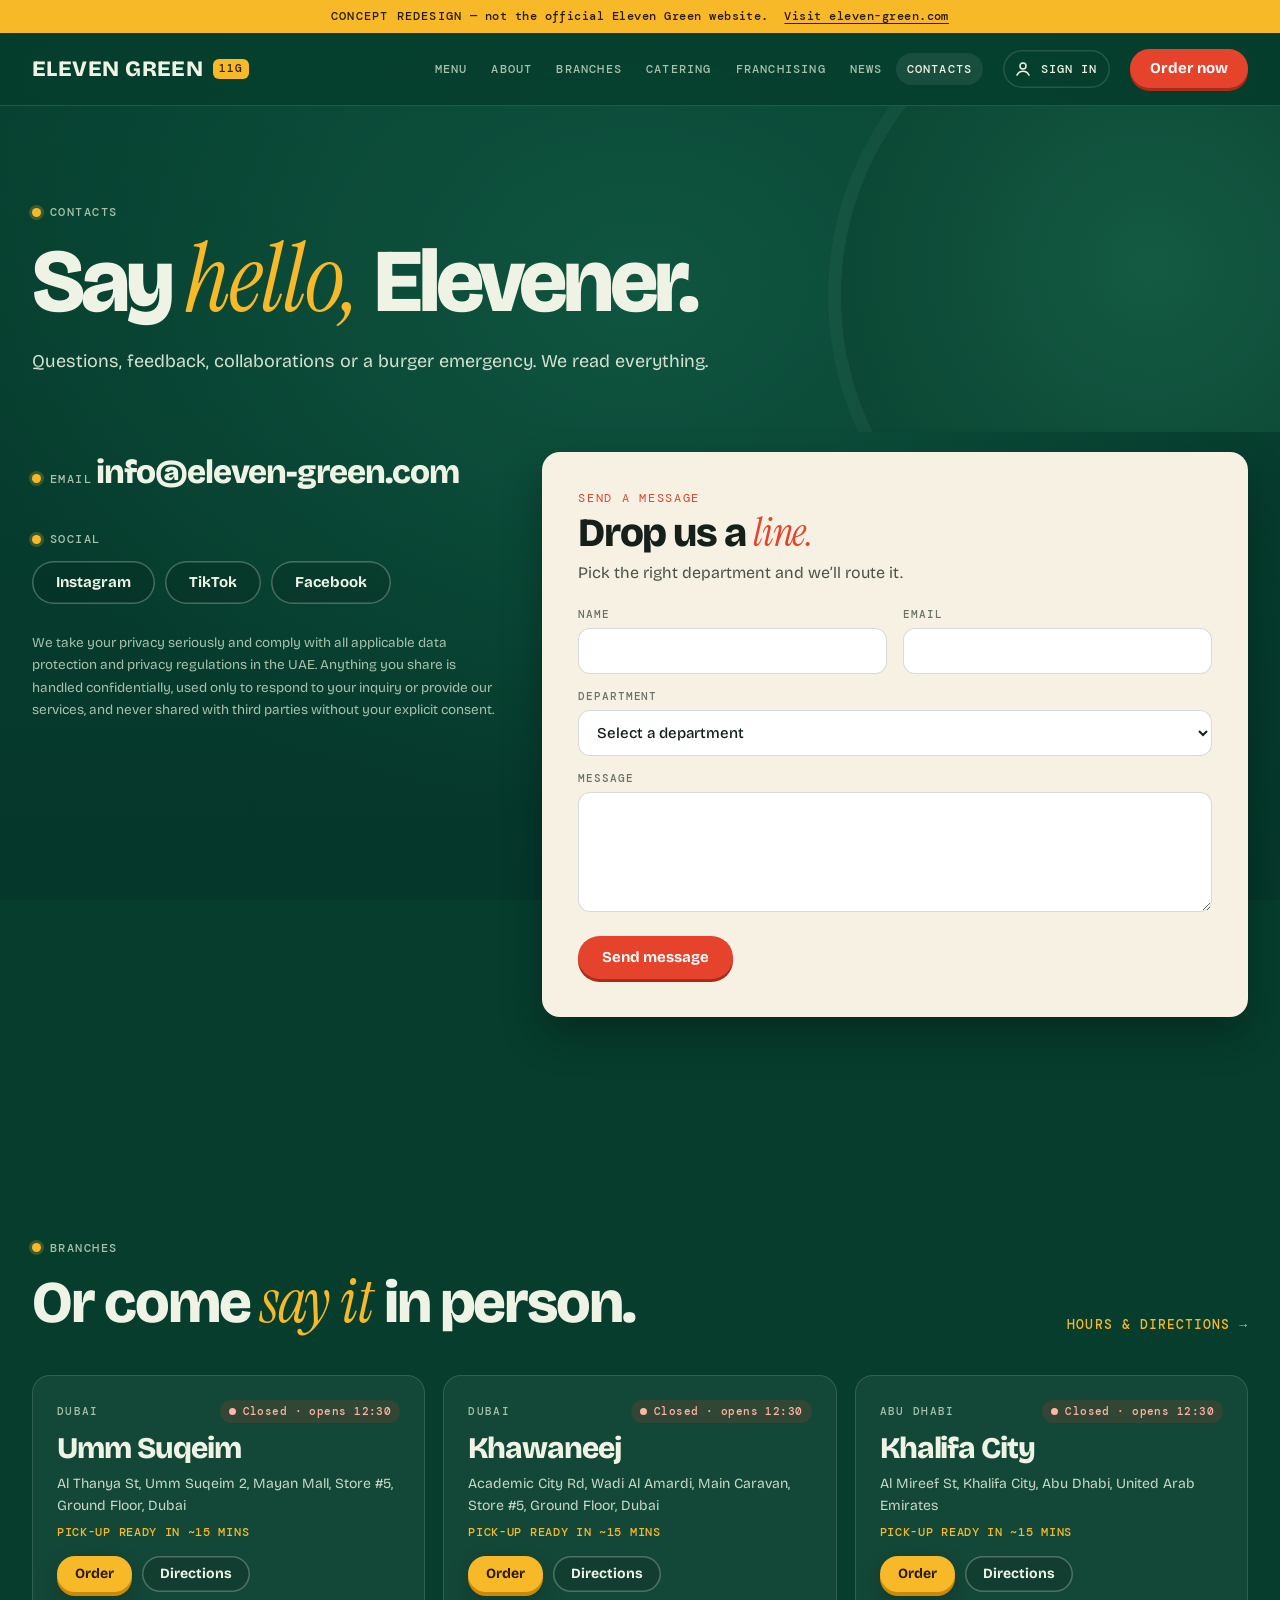
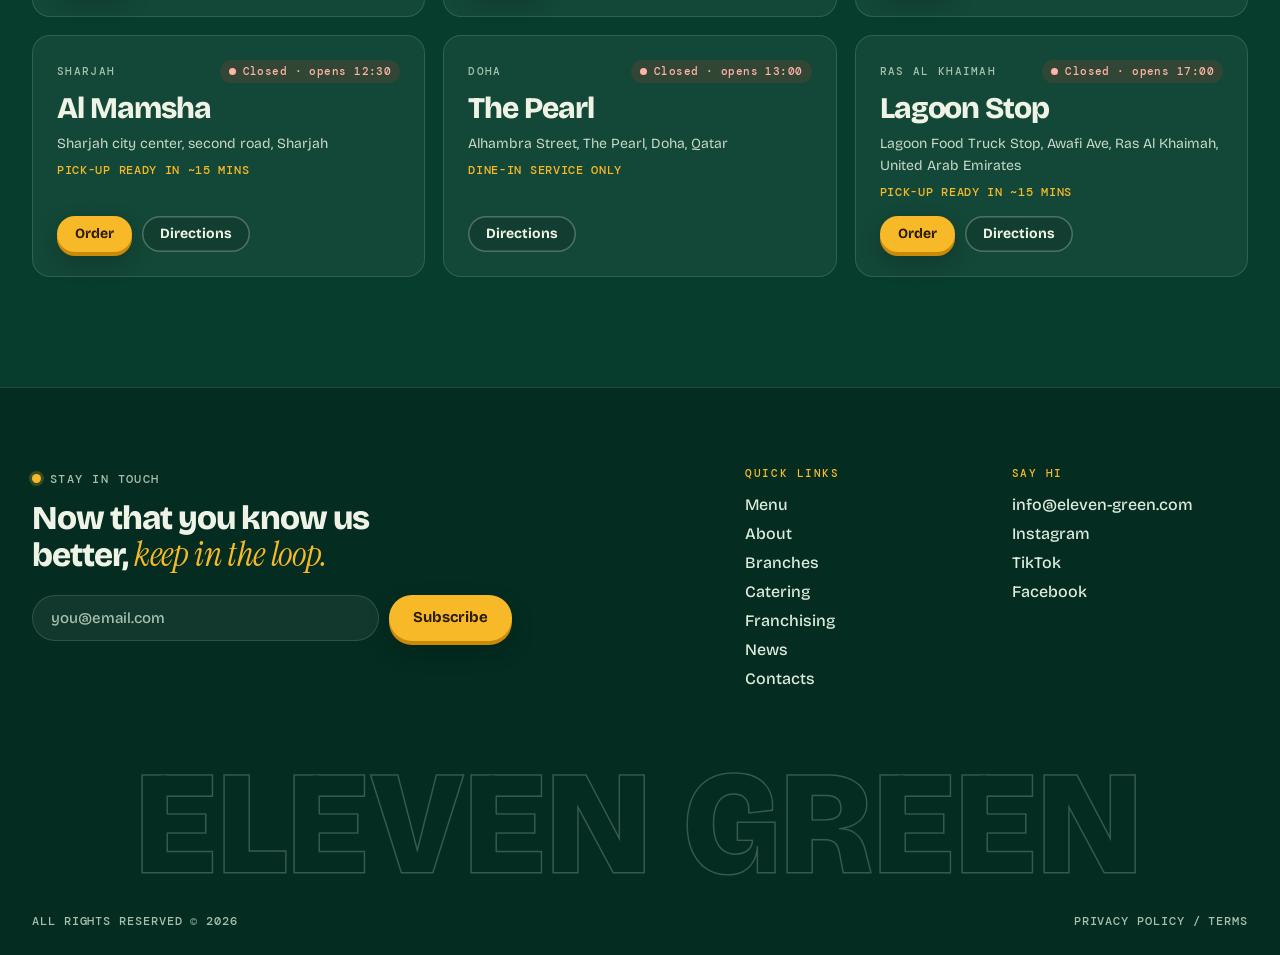
<file: contacts.html>
<!doctype html>
<html lang="en">
<head>
  <meta charset="utf-8" />
  <meta name="viewport" content="width=device-width, initial-scale=1" />
  <meta name="robots" content="noindex, nofollow" />
  <title>Contacts — Eleven Green</title>
  <meta name="description" content="Get in touch with Eleven Green: general contacts, business inquiries and customer service." />
  <link rel="preconnect" href="https://fonts.googleapis.com" />
  <link rel="preconnect" href="https://fonts.gstatic.com" crossorigin />
  <link href="https://fonts.googleapis.com/css2?family=Bricolage+Grotesque:opsz,wght@12..96,400;12..96,500;12..96,600;12..96,700;12..96,800&family=DM+Mono:wght@400;500&family=Instrument+Serif:ital@1&display=swap" rel="stylesheet" />
  <link rel="stylesheet" href="css/base.css?v=20261126" />
</head>
<body>
  <header id="site-header"></header>
  <main>
    <section class="page-hero">
      <div class="wrap">
        <p class="eyebrow"><span class="dot"></span>Contacts</p>
        <h1>Say <em>hello,</em> Elevener.</h1>
        <p class="lede">Questions, feedback, collaborations or a burger emergency. We read everything.</p>
      </div>
    </section>

    <section class="section" style="padding-top:20px">
      <div class="wrap contact-grid">
        <div class="contact-info reveal">
          <div>
            <p class="eyebrow"><span class="dot"></span>Email</p>
            <a class="big" href="mailto:info@eleven-green.com">info@eleven-green.com</a>
          </div>
          <div>
            <p class="eyebrow"><span class="dot"></span>Social</p>
            <div class="socials">
              <a class="btn btn-ghost" href="https://www.instagram.com/elevengreen.uae" target="_blank" rel="noopener">Instagram</a>
              <a class="btn btn-ghost" href="https://www.tiktok.com/@elevengreen.uae" target="_blank" rel="noopener">TikTok</a>
              <a class="btn btn-ghost" href="https://www.facebook.com/elevengreenburgerbistro" target="_blank" rel="noopener">Facebook</a>
            </div>
          </div>
          <p class="privacy">We take your privacy seriously and comply with all applicable data protection and privacy regulations in the UAE. Anything you share is handled confidentially, used only to respond to your inquiry or provide our services, and never shared with third parties without your explicit consent.</p>
        </div>

        <div class="paper form-card reveal" style="margin:0">
          <p class="m-kicker">SEND A MESSAGE</p>
          <h2>Drop us a <em style="color:var(--red)">line.</em></h2>
          <p class="f-intro">Pick the right department and we’ll route it.</p>
          <form class="js-local-form" data-done="Message sent. We’ll get back to you soon.">
            <div class="form-grid">
              <label class="field">Name<input name="name" required autocomplete="name"></label>
              <label class="field">Email<input type="email" name="email" required autocomplete="email"></label>
              <label class="field full">Department
                <select name="department" required><option value="">Select a department</option><option>General contacts</option><option>Business inquiries</option><option>Customer service</option></select>
              </label>
              <label class="field full">Message<textarea name="message" required></textarea></label>
            </div>
            <div class="form-actions"><button class="btn btn-red" type="submit">Send message</button></div>
          </form>
        </div>
      </div>
    </section>

    <section class="section">
      <div class="wrap">
        <div class="section-head reveal">
          <div>
            <p class="eyebrow"><span class="dot"></span>Branches</p>
            <h2 class="h2">Or come <em>say it</em> in person.</h2>
          </div>
          <a class="link-arrow" href="branches.html">Hours &amp; directions →</a>
        </div>
        <div class="branches reveal" data-render="branches"></div>
      </div>
    </section>
  </main>
  <footer id="site-footer"></footer>
  <script src="js/data.js?v=20261126"></script>
  <script src="js/account.js?v=20261126"></script>
  <script src="js/site.js?v=20261126"></script>
</body>
</html>
</file>
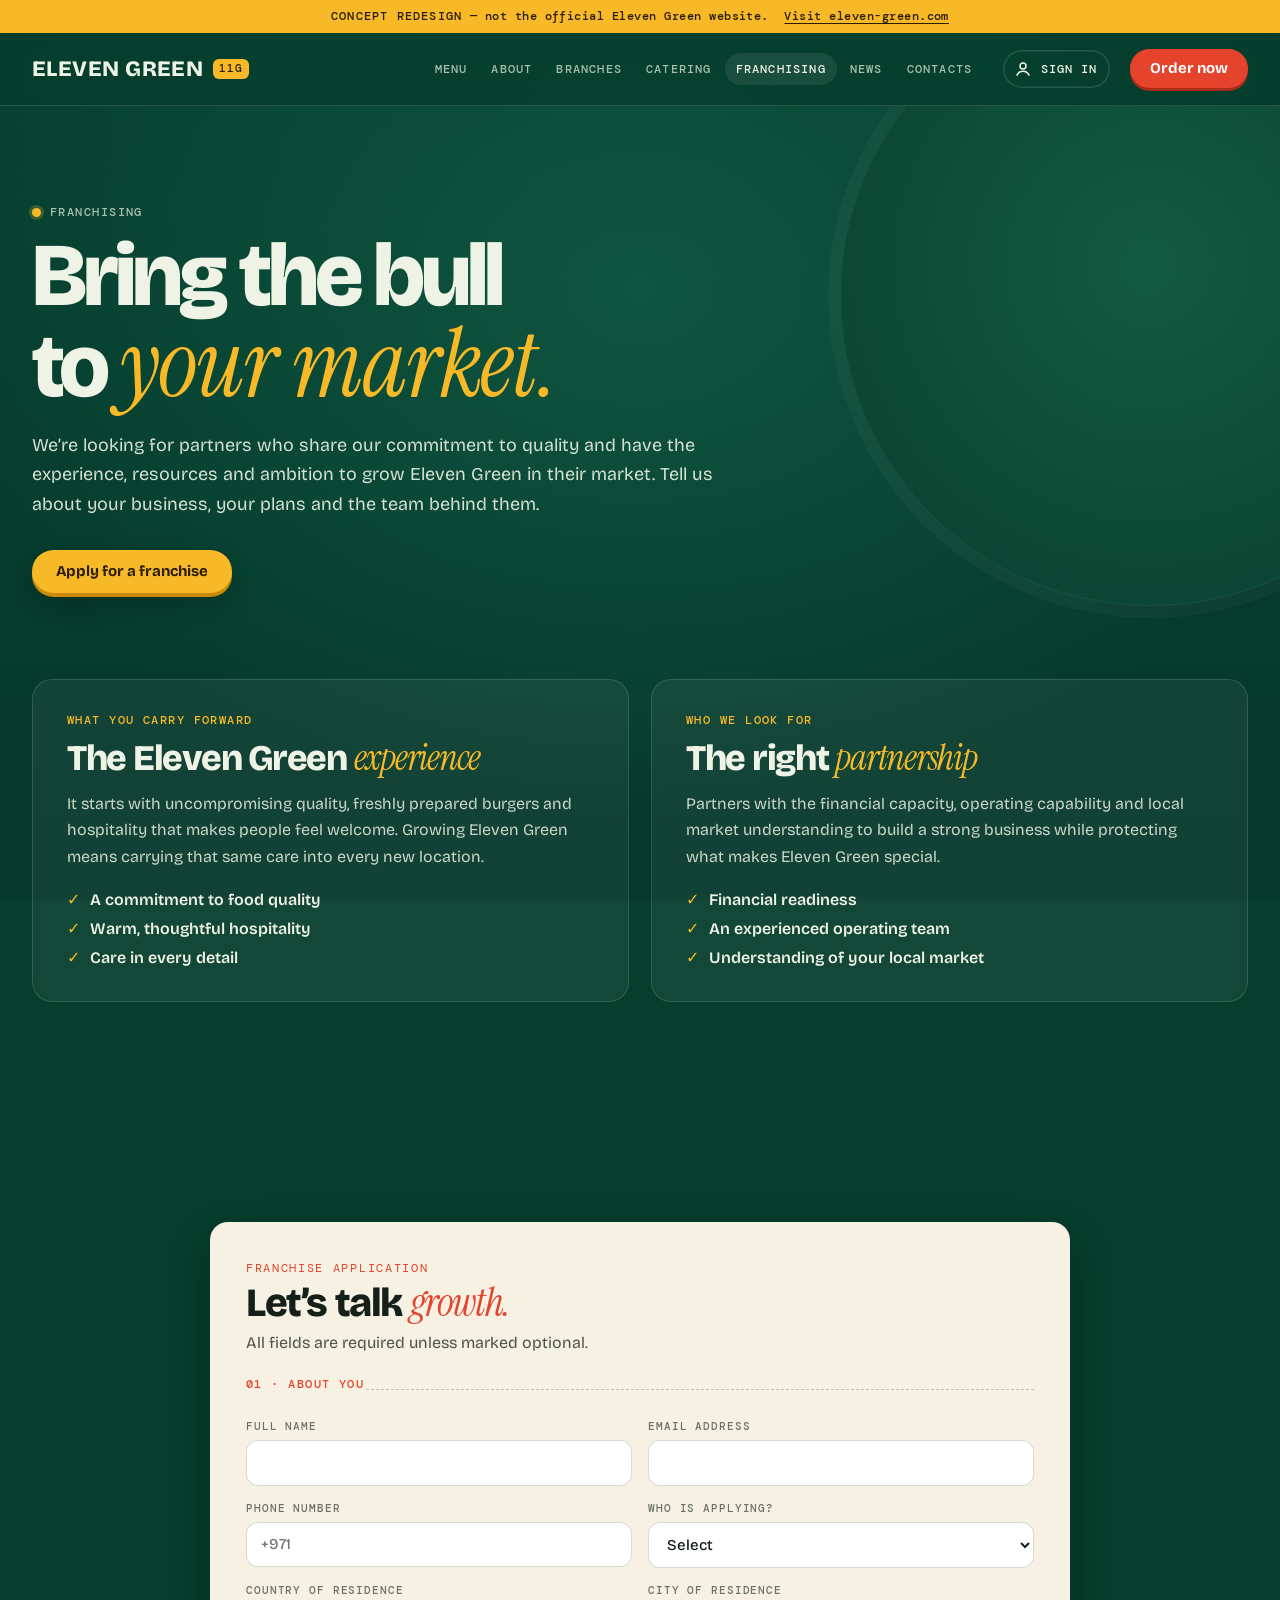
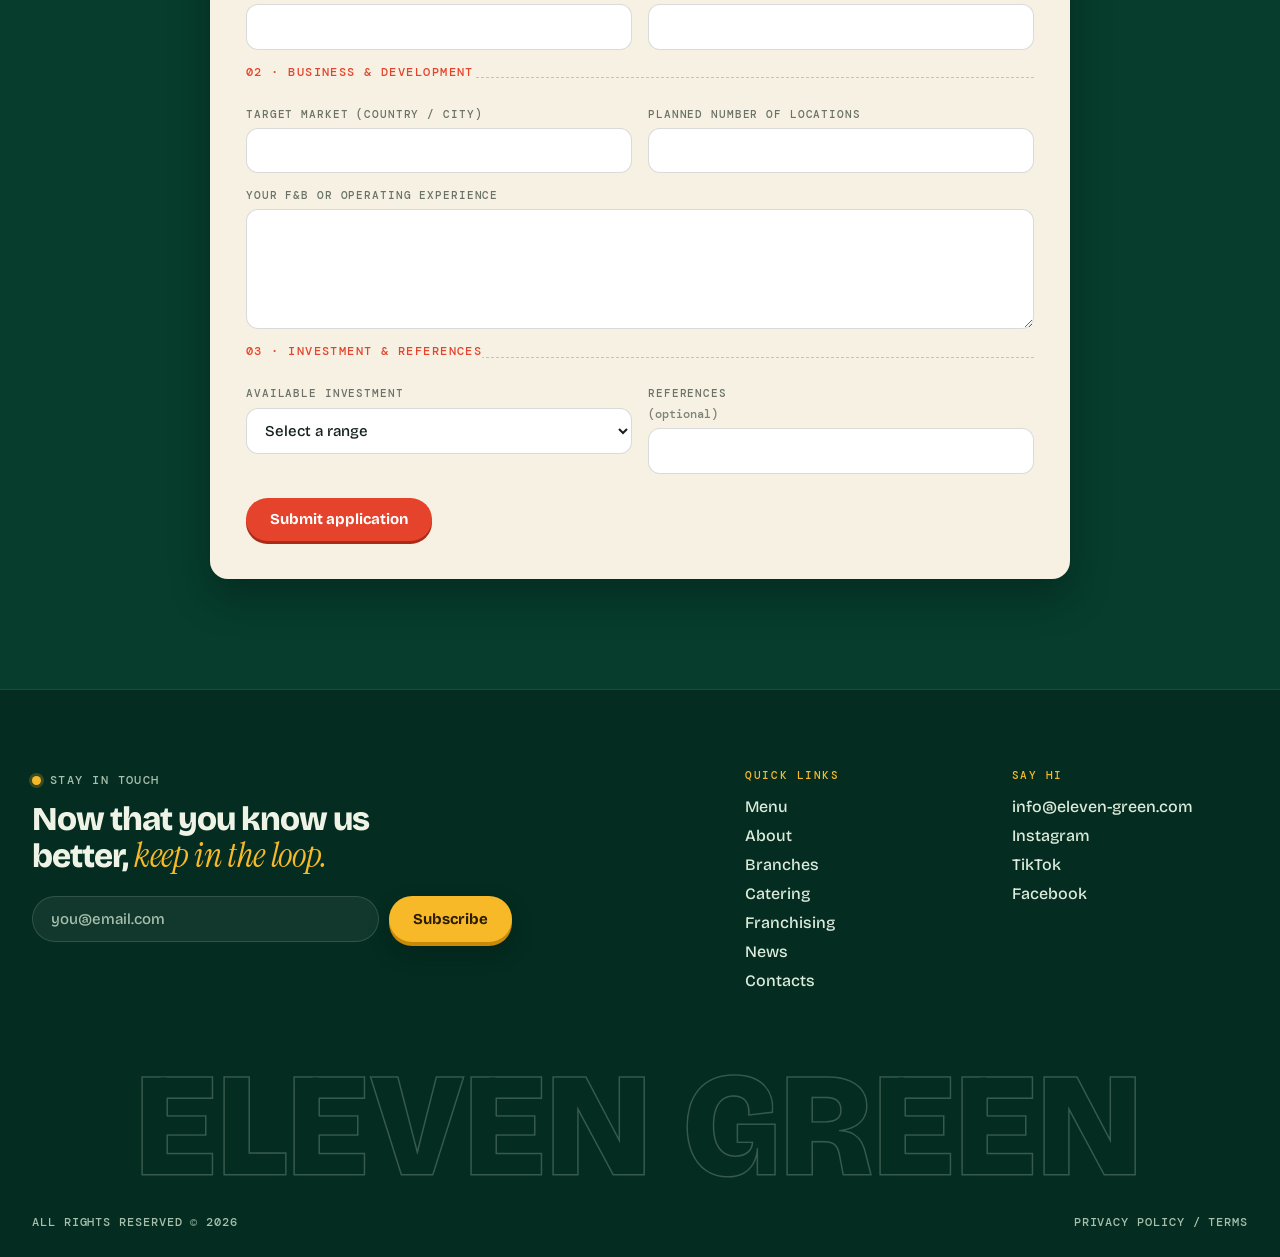
<file: franchise.html>
<!doctype html>
<html lang="en">
<head>
  <meta charset="utf-8" />
  <meta name="viewport" content="width=device-width, initial-scale=1" />
  <meta name="robots" content="noindex, nofollow" />
  <title>Franchising — Eleven Green</title>
  <meta name="description" content="Bring the bull to your market. Apply to become an Eleven Green franchise partner." />
  <link rel="preconnect" href="https://fonts.googleapis.com" />
  <link rel="preconnect" href="https://fonts.gstatic.com" crossorigin />
  <link href="https://fonts.googleapis.com/css2?family=Bricolage+Grotesque:opsz,wght@12..96,400;12..96,500;12..96,600;12..96,700;12..96,800&family=DM+Mono:wght@400;500&family=Instrument+Serif:ital@1&display=swap" rel="stylesheet" />
  <link rel="stylesheet" href="css/base.css?v=20261126" />
</head>
<body>
  <header id="site-header"></header>
  <main>
    <section class="page-hero">
      <div class="wrap">
        <p class="eyebrow"><span class="dot"></span>Franchising</p>
        <h1>Bring the bull <br>to <em>your market.</em></h1>
        <p class="lede">We’re looking for partners who share our commitment to quality and have the experience, resources and ambition to grow Eleven Green in their market. Tell us about your business, your plans and the team behind them.</p>
        <div class="actions-row"><a class="btn btn-yellow" href="#apply">Apply for a franchise</a></div>
      </div>
    </section>

    <section class="section" style="padding-top:30px">
      <div class="wrap split reveal">
        <article class="offer">
          <p class="o-kick">What you carry forward</p>
          <h3>The Eleven Green <em>experience</em></h3>
          <p>It starts with uncompromising quality, freshly prepared burgers and hospitality that makes people feel welcome. Growing Eleven Green means carrying that same care into every new location.</p>
          <ul class="ticks"><li>A commitment to food quality</li><li>Warm, thoughtful hospitality</li><li>Care in every detail</li></ul>
        </article>
        <article class="offer">
          <p class="o-kick">Who we look for</p>
          <h3>The right <em>partnership</em></h3>
          <p>Partners with the financial capacity, operating capability and local market understanding to build a strong business while protecting what makes Eleven Green special.</p>
          <ul class="ticks"><li>Financial readiness</li><li>An experienced operating team</li><li>Understanding of your local market</li></ul>
        </article>
      </div>
    </section>

    <section class="section" id="apply">
      <div class="wrap">
        <div class="paper form-card reveal">
          <p class="m-kicker">FRANCHISE APPLICATION</p>
          <h2>Let’s talk <em style="color:var(--red)">growth.</em></h2>
          <p class="f-intro">All fields are required unless marked optional.</p>
          <form class="js-local-form" data-done="Application received. Our franchise team will review it and be in touch.">
            <div class="form-grid">
              <fieldset>
                <legend>01 · About you</legend>
                <label class="field">Full name<input name="name" required autocomplete="name"></label>
                <label class="field">Email address<input type="email" name="email" required autocomplete="email"></label>
                <label class="field">Phone number<input type="tel" name="phone" required placeholder="+971" autocomplete="tel"></label>
                <label class="field">Who is applying?
                  <select name="applicant" required><option value="">Select</option><option>Individual</option><option>Company</option><option>Investment group</option></select>
                </label>
                <label class="field">Country of residence<input name="country" required autocomplete="country-name"></label>
                <label class="field">City of residence<input name="city" required autocomplete="address-level2"></label>
              </fieldset>
              <fieldset>
                <legend>02 · Business &amp; development</legend>
                <label class="field">Target market (country / city)<input name="market" required></label>
                <label class="field">Planned number of locations<input type="number" name="locations" min="1" required></label>
                <label class="field full">Your F&amp;B or operating experience<textarea name="experience" required></textarea></label>
              </fieldset>
              <fieldset>
                <legend>03 · Investment &amp; references</legend>
                <label class="field">Available investment
                  <select name="investment" required><option value="">Select a range</option><option>Under USD 500k</option><option>USD 500k – 1M</option><option>USD 1M – 3M</option><option>Over USD 3M</option></select>
                </label>
                <label class="field">References <small>(optional)</small><input name="references"></label>
              </fieldset>
            </div>
            <div class="form-actions">
              <button class="btn btn-red" type="submit">Submit application</button>
            </div>
          </form>
        </div>
      </div>
    </section>
  </main>
  <footer id="site-footer"></footer>
  <script src="js/data.js?v=20261126"></script>
  <script src="js/account.js?v=20261126"></script>
  <script src="js/site.js?v=20261126"></script>
</body>
</html>
</file>
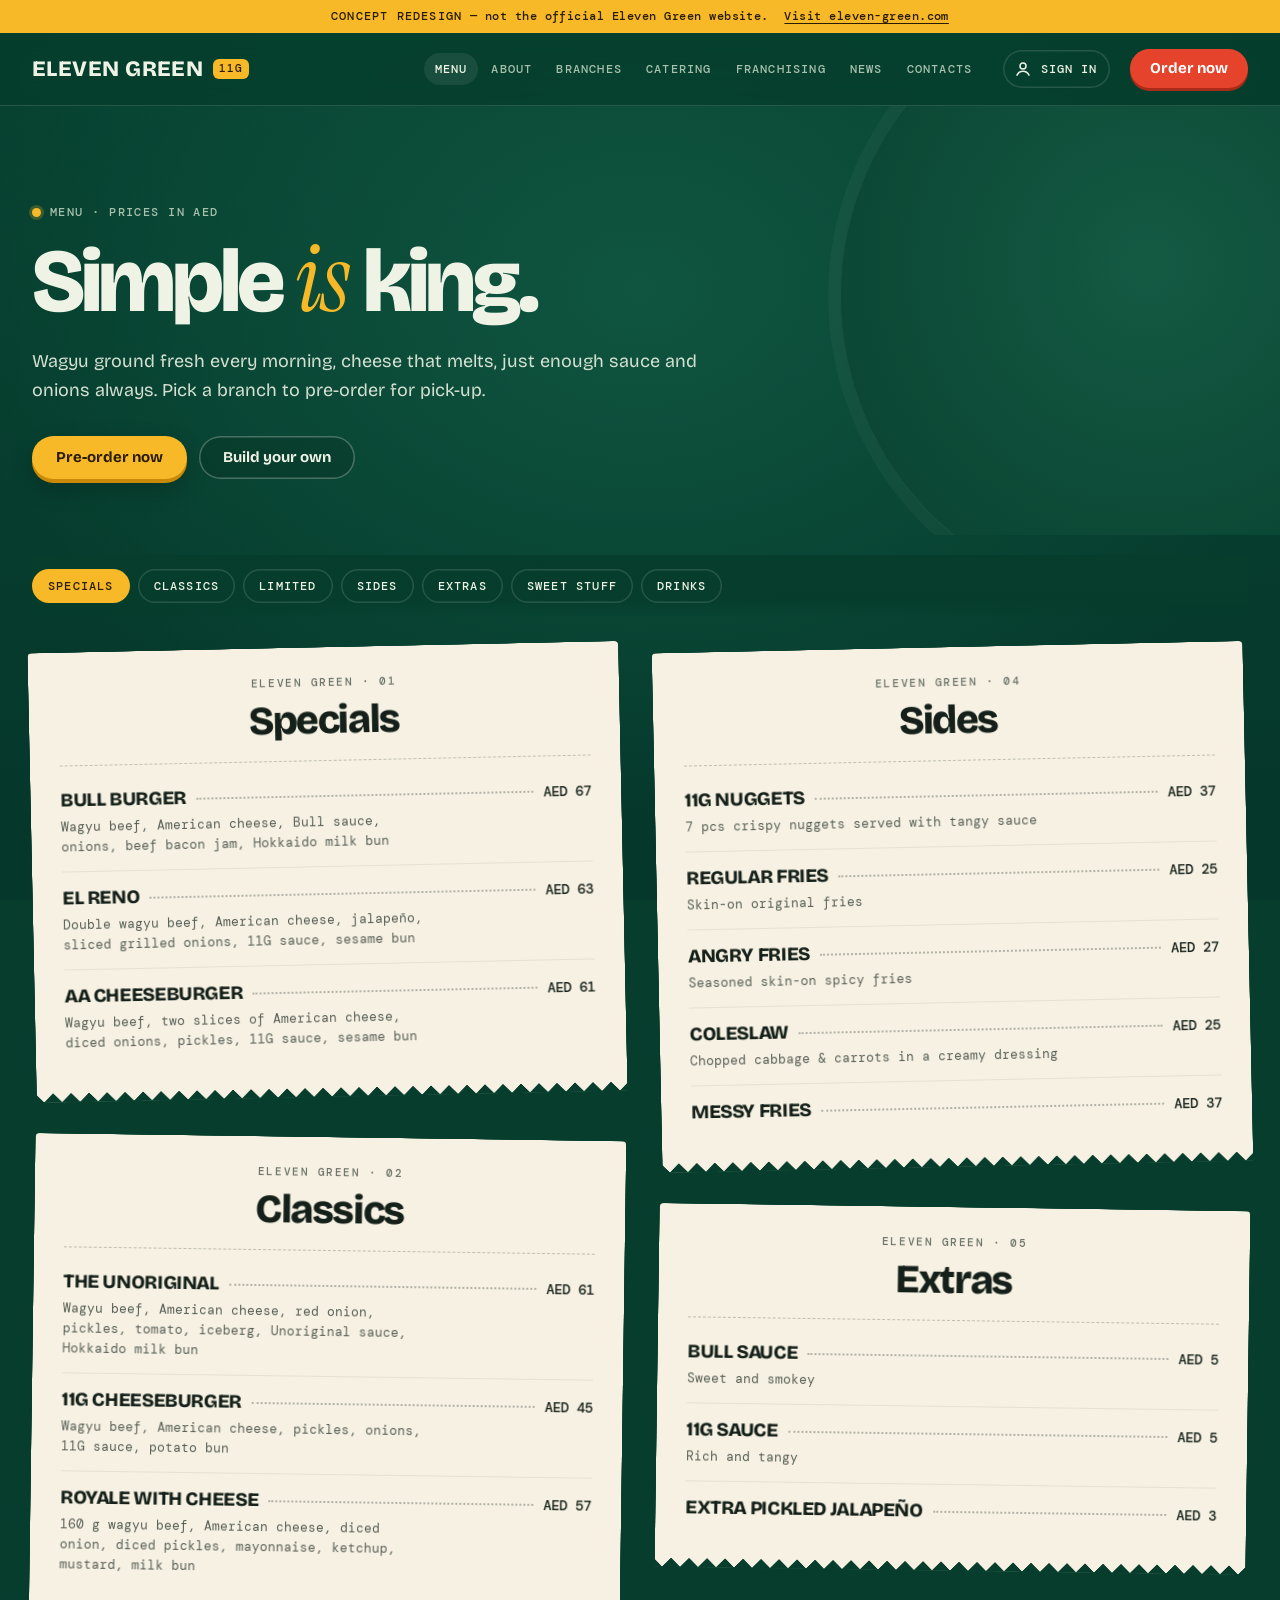
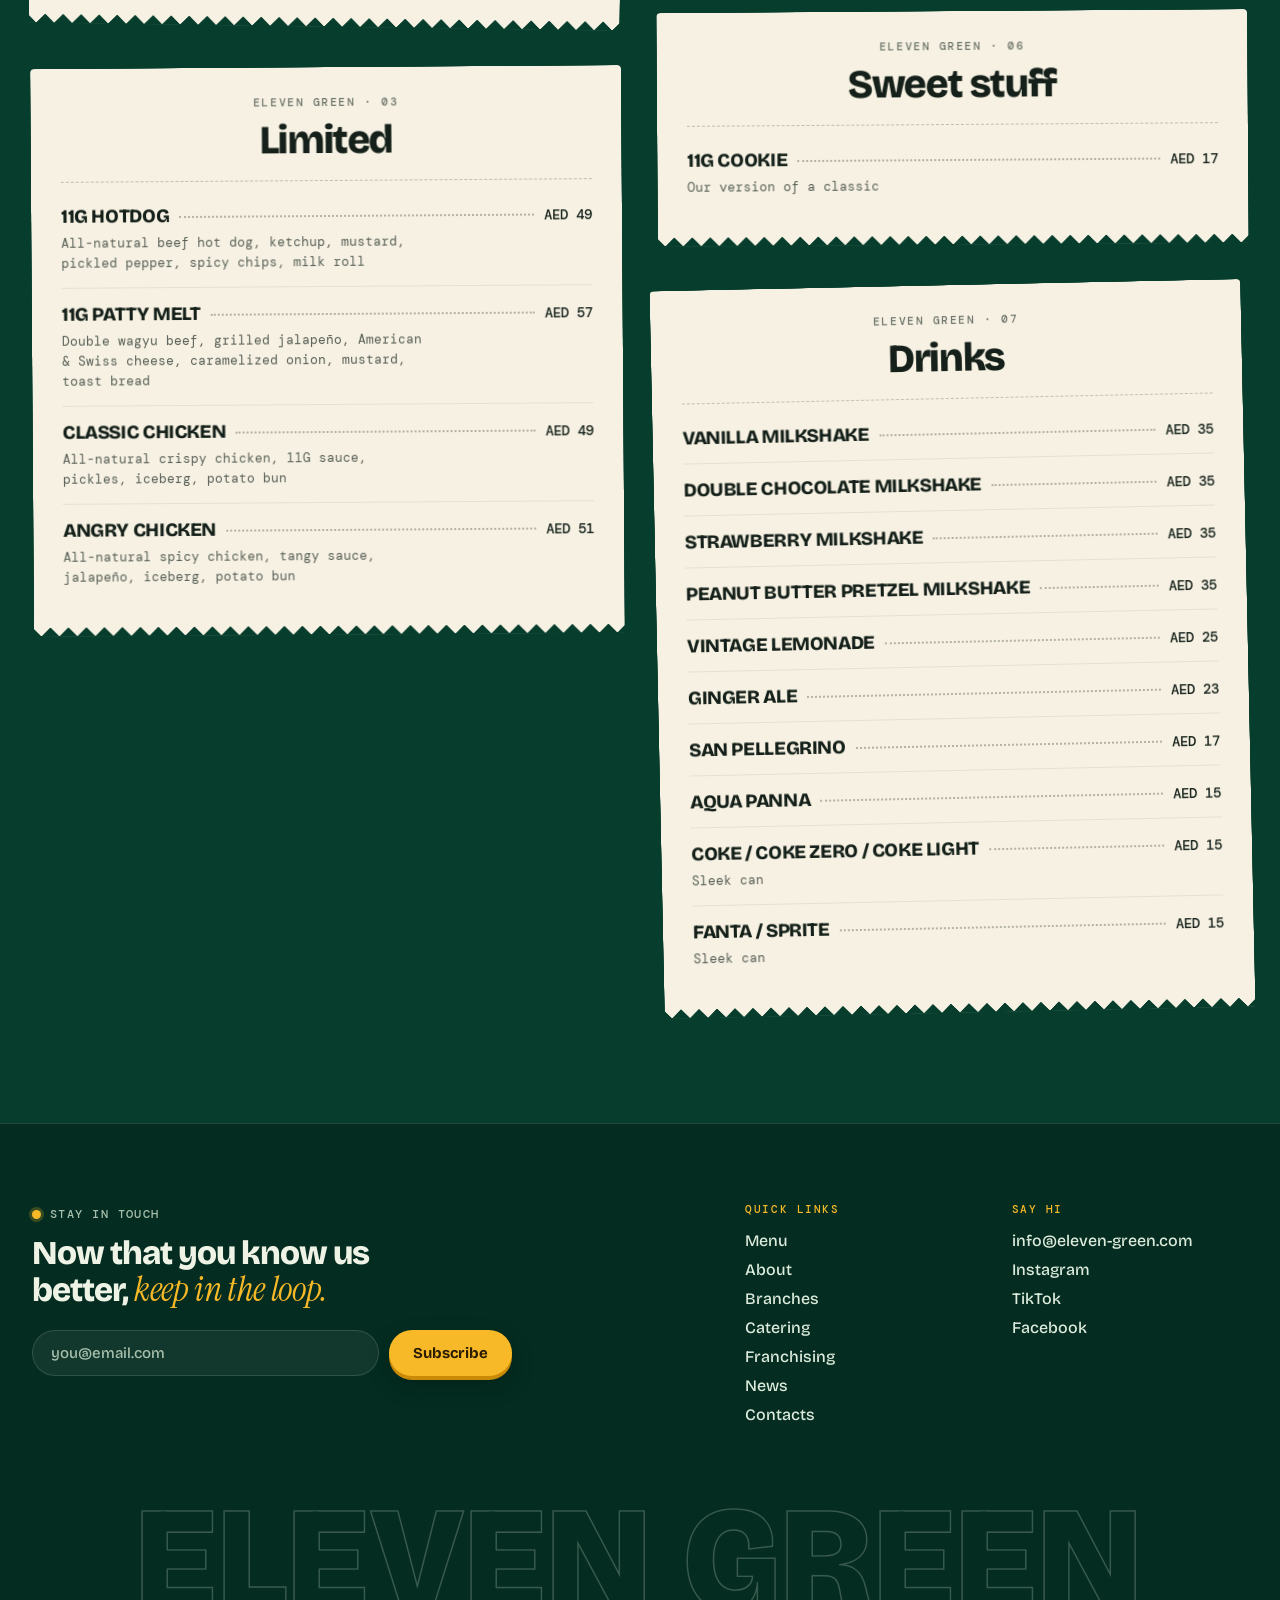
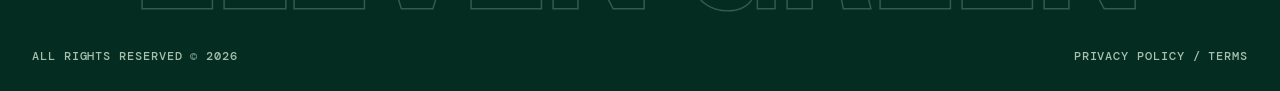
<file: menu.html>
<!doctype html>
<html lang="en">
<head>
  <meta charset="utf-8" />
  <meta name="viewport" content="width=device-width, initial-scale=1" />
  <meta name="robots" content="noindex, nofollow" />
  <title>Menu — Eleven Green</title>
  <meta name="description" content="The Eleven Green menu: specials, classics, limited drops, sides, extras, sweet stuff and drinks. Prices in AED." />
  <link rel="preconnect" href="https://fonts.googleapis.com" />
  <link rel="preconnect" href="https://fonts.gstatic.com" crossorigin />
  <link href="https://fonts.googleapis.com/css2?family=Bricolage+Grotesque:opsz,wght@12..96,400;12..96,500;12..96,600;12..96,700;12..96,800&family=DM+Mono:wght@400;500&family=Instrument+Serif:ital@1&display=swap" rel="stylesheet" />
  <link rel="stylesheet" href="css/base.css?v=20261126" />
</head>
<body>
  <header id="site-header"></header>
  <main>
    <section class="page-hero">
      <div class="wrap">
        <p class="eyebrow"><span class="dot"></span>Menu · prices in AED</p>
        <h1>Simple <em>is</em> king.</h1>
        <p class="lede">Wagyu ground fresh every morning, cheese that melts, just enough sauce and onions always. Pick a branch to pre-order for pick-up.</p>
        <div class="actions-row">
          <a class="btn btn-yellow" href="https://www.eleven-green.com/order" target="_blank" rel="noopener">Pre-order now</a>
          <a class="btn btn-ghost" href="index.html">Build your own</a>
        </div>
      </div>
    </section>

    <section class="section" style="padding-top:20px">
      <div class="wrap">
        <nav class="chips" aria-label="Menu categories" data-render="menuTabs"></nav>
        <div class="menu-grid" data-render="menu"></div>
      </div>
    </section>
  </main>
  <footer id="site-footer"></footer>
  <script src="js/data.js?v=20261126"></script>
  <script src="js/account.js?v=20261126"></script>
  <script src="js/site.js?v=20261126"></script>
</body>
</html>
</file>
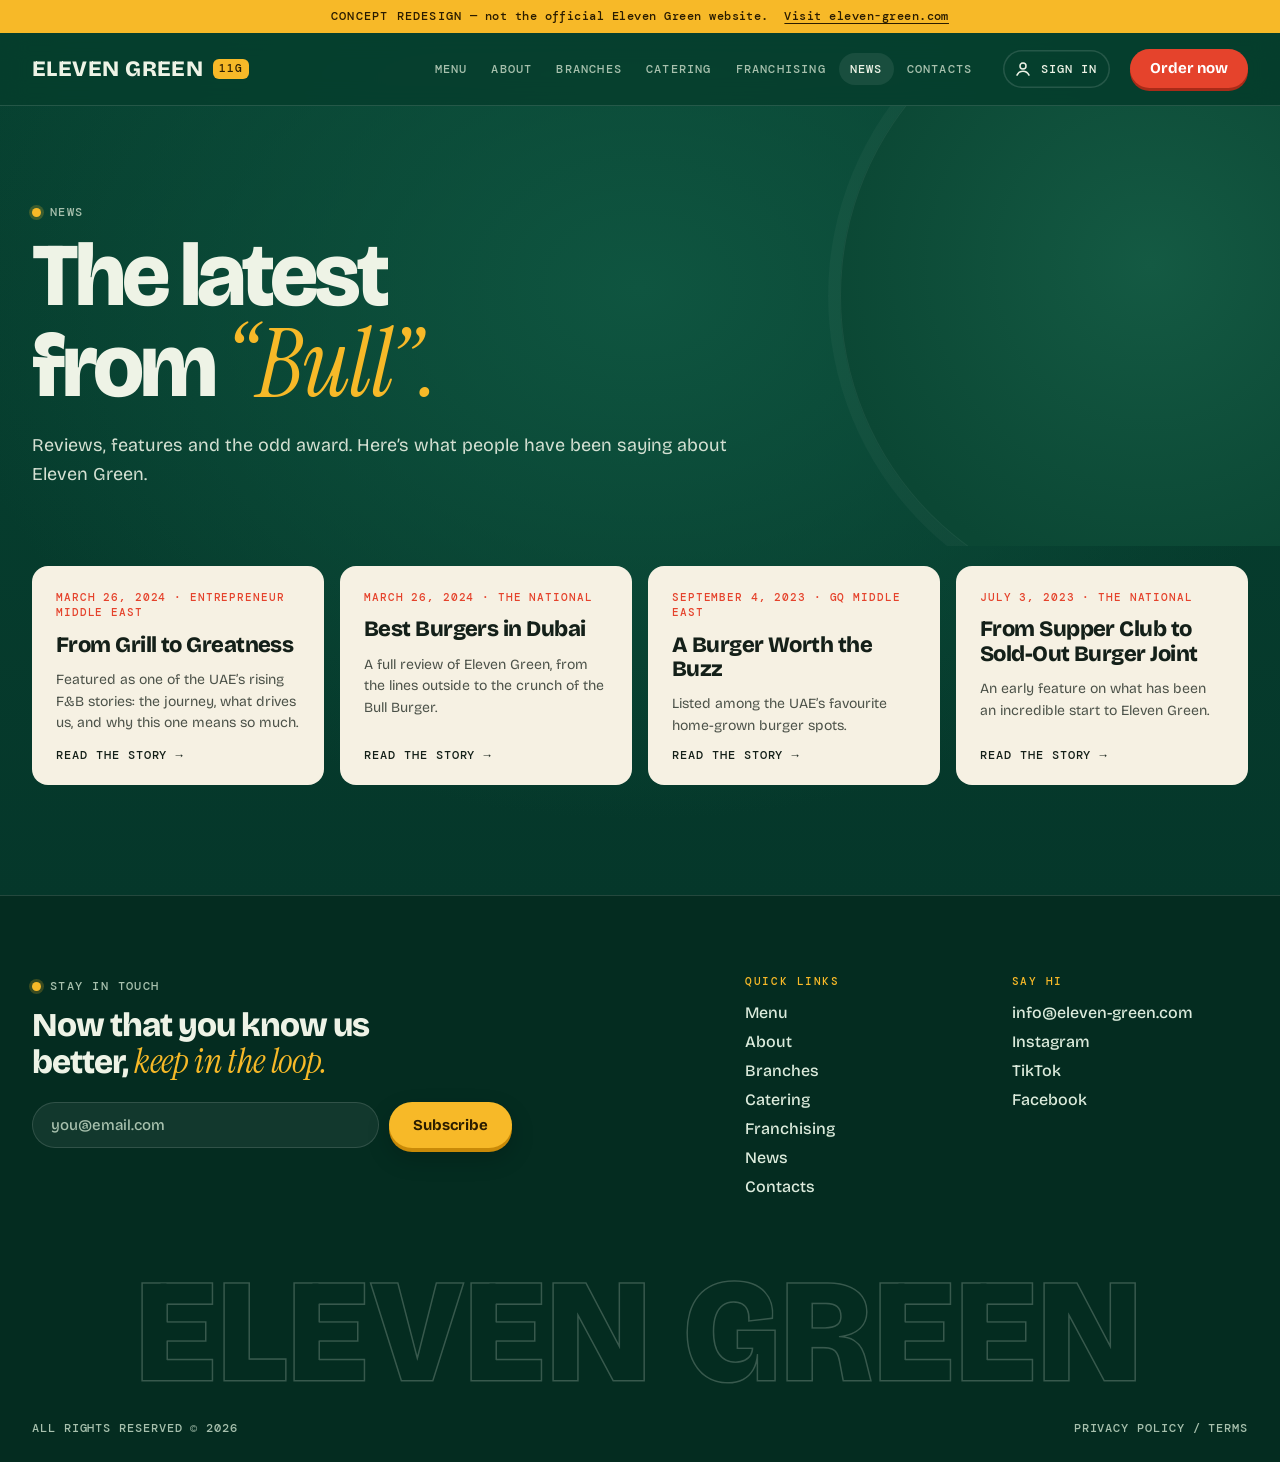
<file: news.html>
<!doctype html>
<html lang="en">
<head>
  <meta charset="utf-8" />
  <meta name="viewport" content="width=device-width, initial-scale=1" />
  <meta name="robots" content="noindex, nofollow" />
  <title>News — Eleven Green</title>
  <meta name="description" content="The latest from Bull: Eleven Green in the press, from The National to GQ Middle East." />
  <link rel="preconnect" href="https://fonts.googleapis.com" />
  <link rel="preconnect" href="https://fonts.gstatic.com" crossorigin />
  <link href="https://fonts.googleapis.com/css2?family=Bricolage+Grotesque:opsz,wght@12..96,400;12..96,500;12..96,600;12..96,700;12..96,800&family=DM+Mono:wght@400;500&family=Instrument+Serif:ital@1&display=swap" rel="stylesheet" />
  <link rel="stylesheet" href="css/base.css?v=20261126" />
</head>
<body>
  <header id="site-header"></header>
  <main>
    <section class="page-hero">
      <div class="wrap">
        <p class="eyebrow"><span class="dot"></span>News</p>
        <h1>The latest <br>from <em>“Bull”.</em></h1>
        <p class="lede">Reviews, features and the odd award. Here’s what people have been saying about Eleven Green.</p>
      </div>
    </section>
    <section class="section" style="padding-top:20px">
      <div class="wrap">
        <div class="news-grid" data-render="news"></div>
      </div>
    </section>
  </main>
  <footer id="site-footer"></footer>
  <script src="js/data.js?v=20261126"></script>
  <script src="js/account.js?v=20261126"></script>
  <script src="js/site.js?v=20261126"></script>
</body>
</html>
</file>
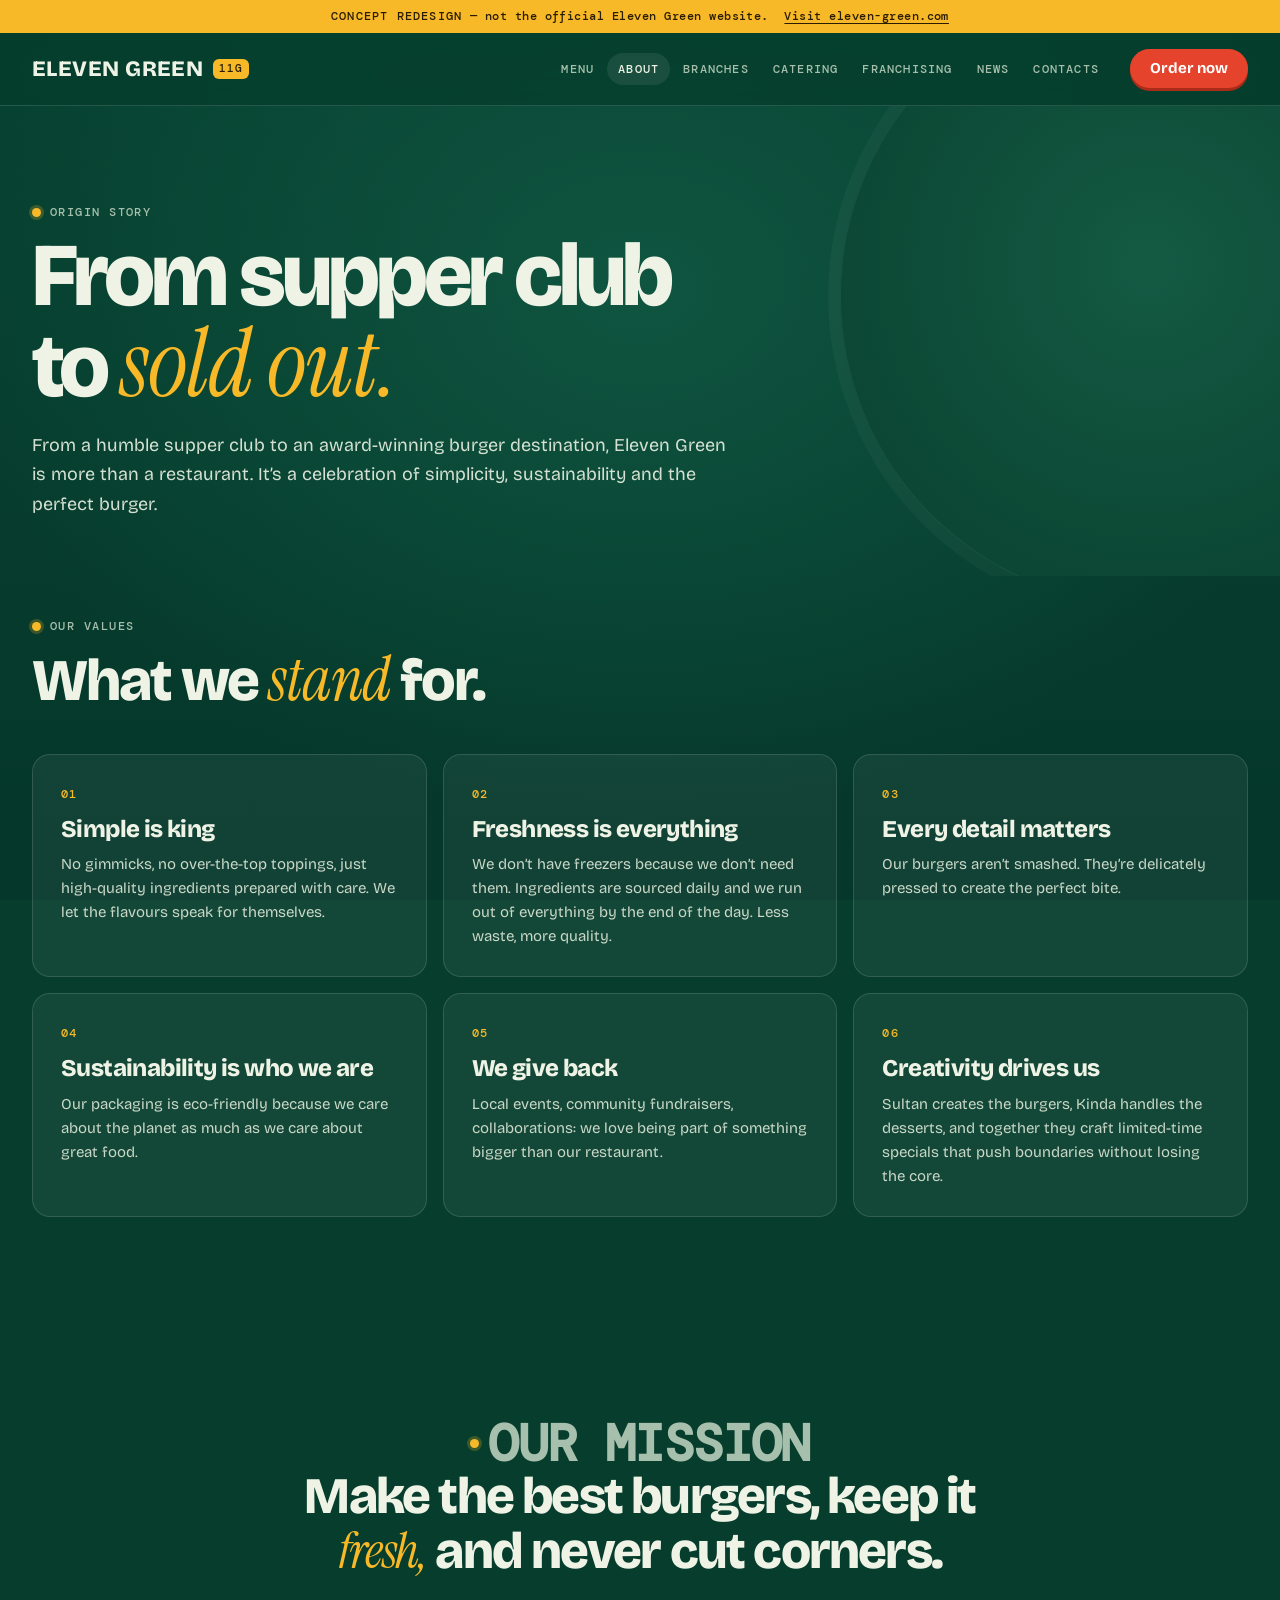
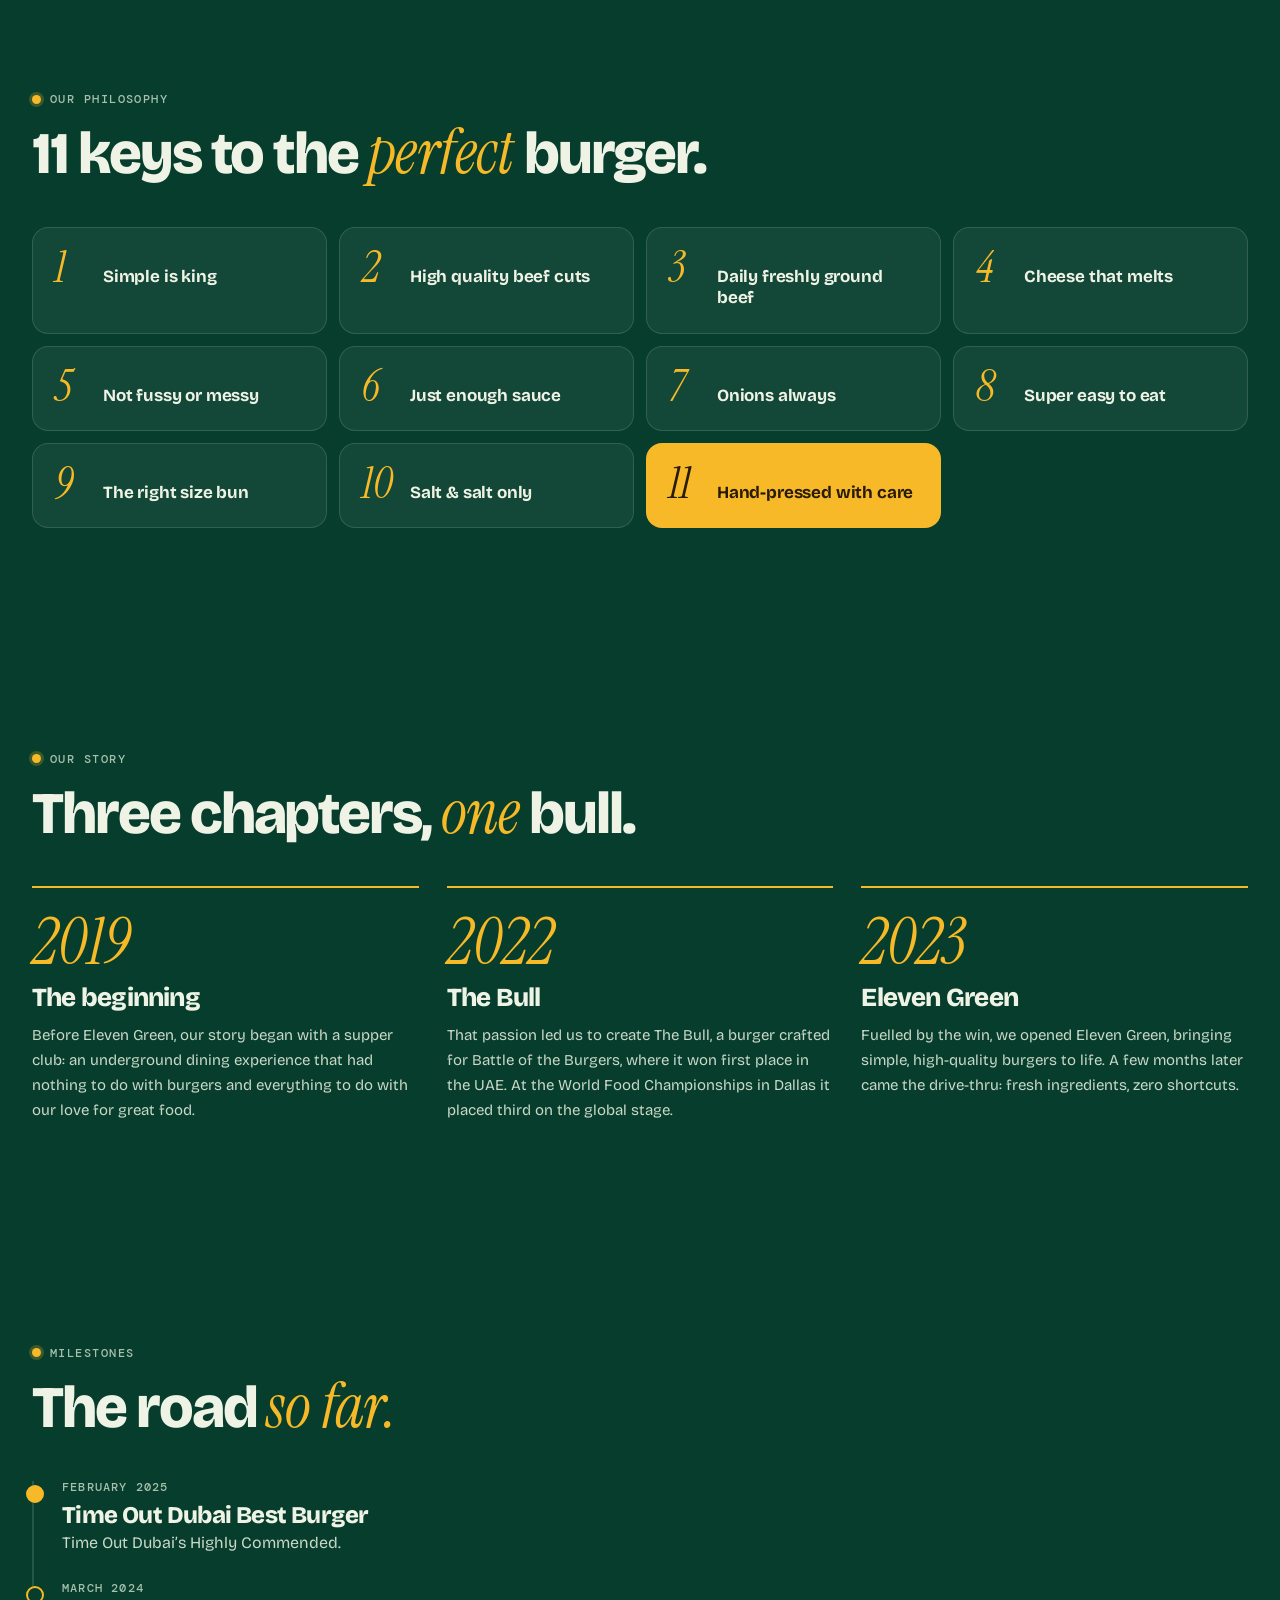
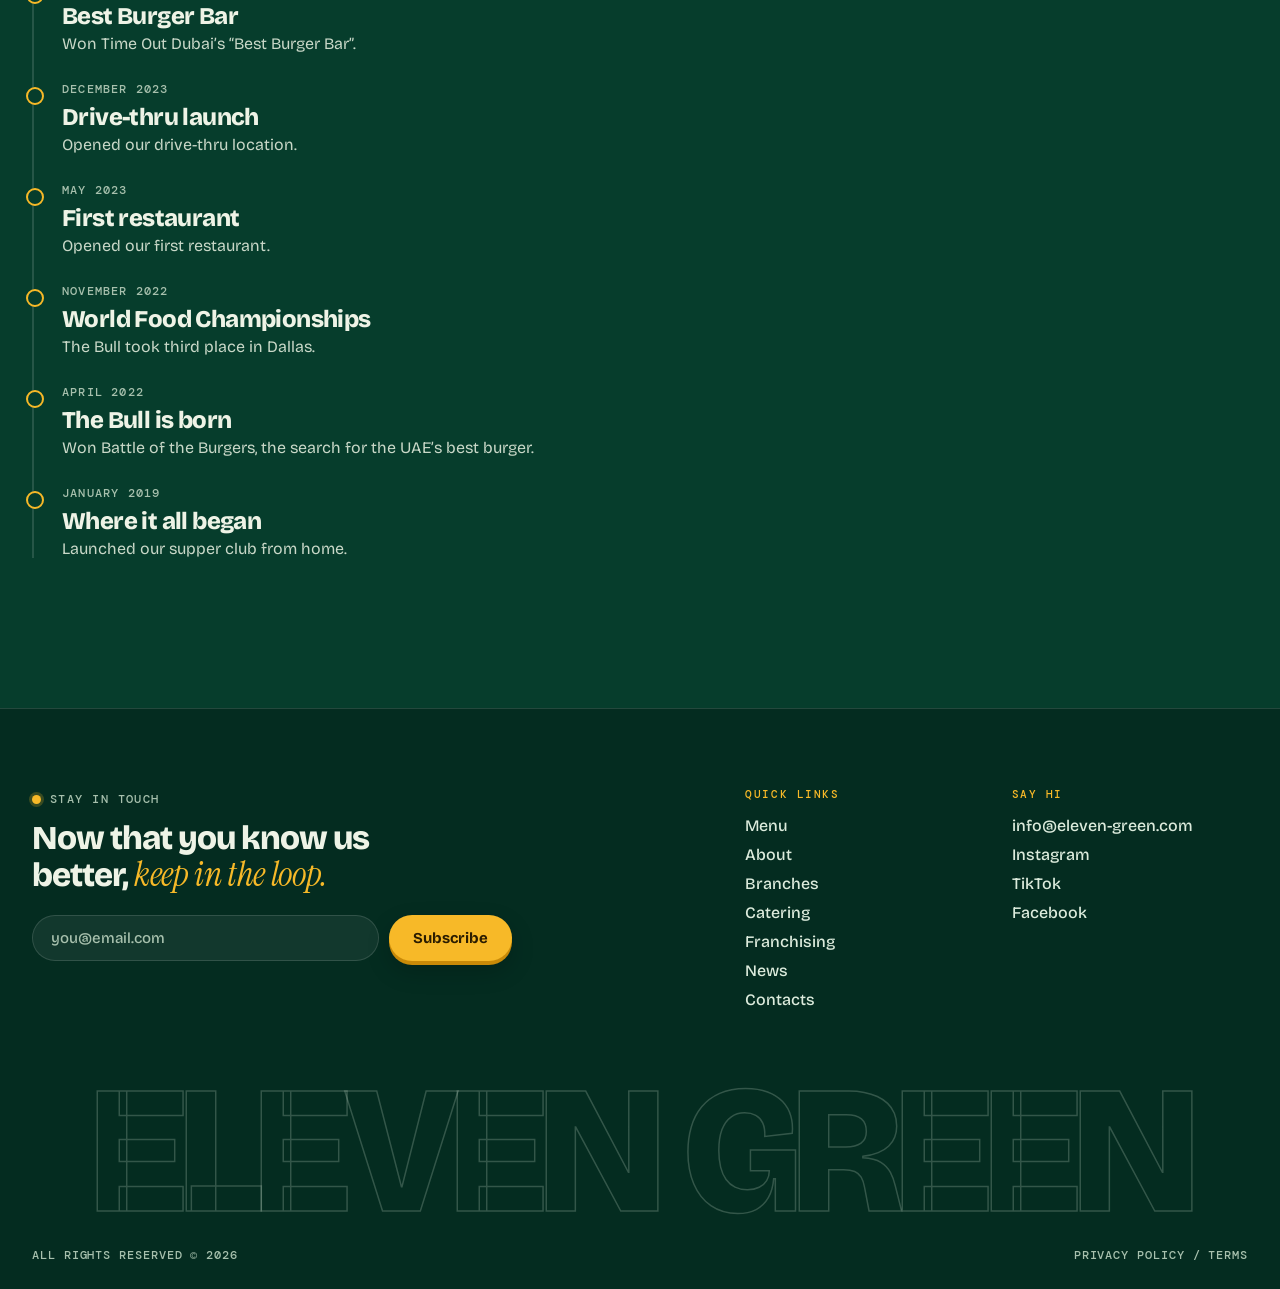
<file: eleven-green/about.html>
<!doctype html>
<html lang="en">
<head>
  <meta charset="utf-8" />
  <meta name="viewport" content="width=device-width, initial-scale=1" />
  <meta name="robots" content="noindex, nofollow" />
  <title>About — Eleven Green</title>
  <meta name="description" content="From a humble supper club to an award-winning burger destination: the Eleven Green story, values and milestones." />
  <link rel="preconnect" href="https://fonts.googleapis.com" />
  <link rel="preconnect" href="https://fonts.gstatic.com" crossorigin />
  <link href="https://fonts.googleapis.com/css2?family=Bricolage+Grotesque:opsz,wght@12..96,400;12..96,500;12..96,600;12..96,700;12..96,800&family=DM+Mono:wght@400;500&family=Instrument+Serif:ital@1&display=swap" rel="stylesheet" />
  <link rel="stylesheet" href="css/base.css" />
</head>
<body>
  <header id="site-header"></header>
  <main>
    <section class="page-hero">
      <div class="wrap">
        <p class="eyebrow"><span class="dot"></span>Origin story</p>
        <h1>From supper club <br>to <em>sold out.</em></h1>
        <p class="lede">From a humble supper club to an award-winning burger destination, Eleven Green is more than a restaurant. It’s a celebration of simplicity, sustainability and the perfect burger.</p>
      </div>
    </section>

    <section class="section" style="padding-top:40px">
      <div class="wrap">
        <div class="section-head reveal">
          <div>
            <p class="eyebrow"><span class="dot"></span>Our values</p>
            <h2 class="h2">What we <em>stand</em> for.</h2>
          </div>
        </div>
        <div class="values reveal" data-render="values"></div>
      </div>
    </section>

    <section class="mission reveal" aria-label="Our mission">
      <div class="wrap">
        <p class="eyebrow"><span class="dot"></span>Our mission</p>
        <p>Make the best burgers, keep it <em>fresh,</em> and never cut corners.</p>
      </div>
    </section>

    <section class="section" style="padding-top:20px">
      <div class="wrap">
        <div class="section-head reveal">
          <div>
            <p class="eyebrow"><span class="dot"></span>Our philosophy</p>
            <h2 class="h2">11 keys to the <em>perfect</em> burger.</h2>
          </div>
        </div>
        <ol class="keys reveal" data-render="keys"></ol>
      </div>
    </section>

    <section class="section">
      <div class="wrap">
        <div class="section-head reveal">
          <div>
            <p class="eyebrow"><span class="dot"></span>Our story</p>
            <h2 class="h2">Three chapters, <em>one</em> bull.</h2>
          </div>
        </div>
        <div class="story reveal" data-render="story"></div>
      </div>
    </section>

    <section class="section">
      <div class="wrap">
        <div class="section-head reveal">
          <div>
            <p class="eyebrow"><span class="dot"></span>Milestones</p>
            <h2 class="h2">The road <em>so far.</em></h2>
          </div>
        </div>
        <ol class="timeline reveal" data-render="milestones"></ol>
      </div>
    </section>
  </main>
  <footer id="site-footer"></footer>
  <script src="js/data.js"></script>
  <script src="js/site.js"></script>
</body>
</html>
</file>
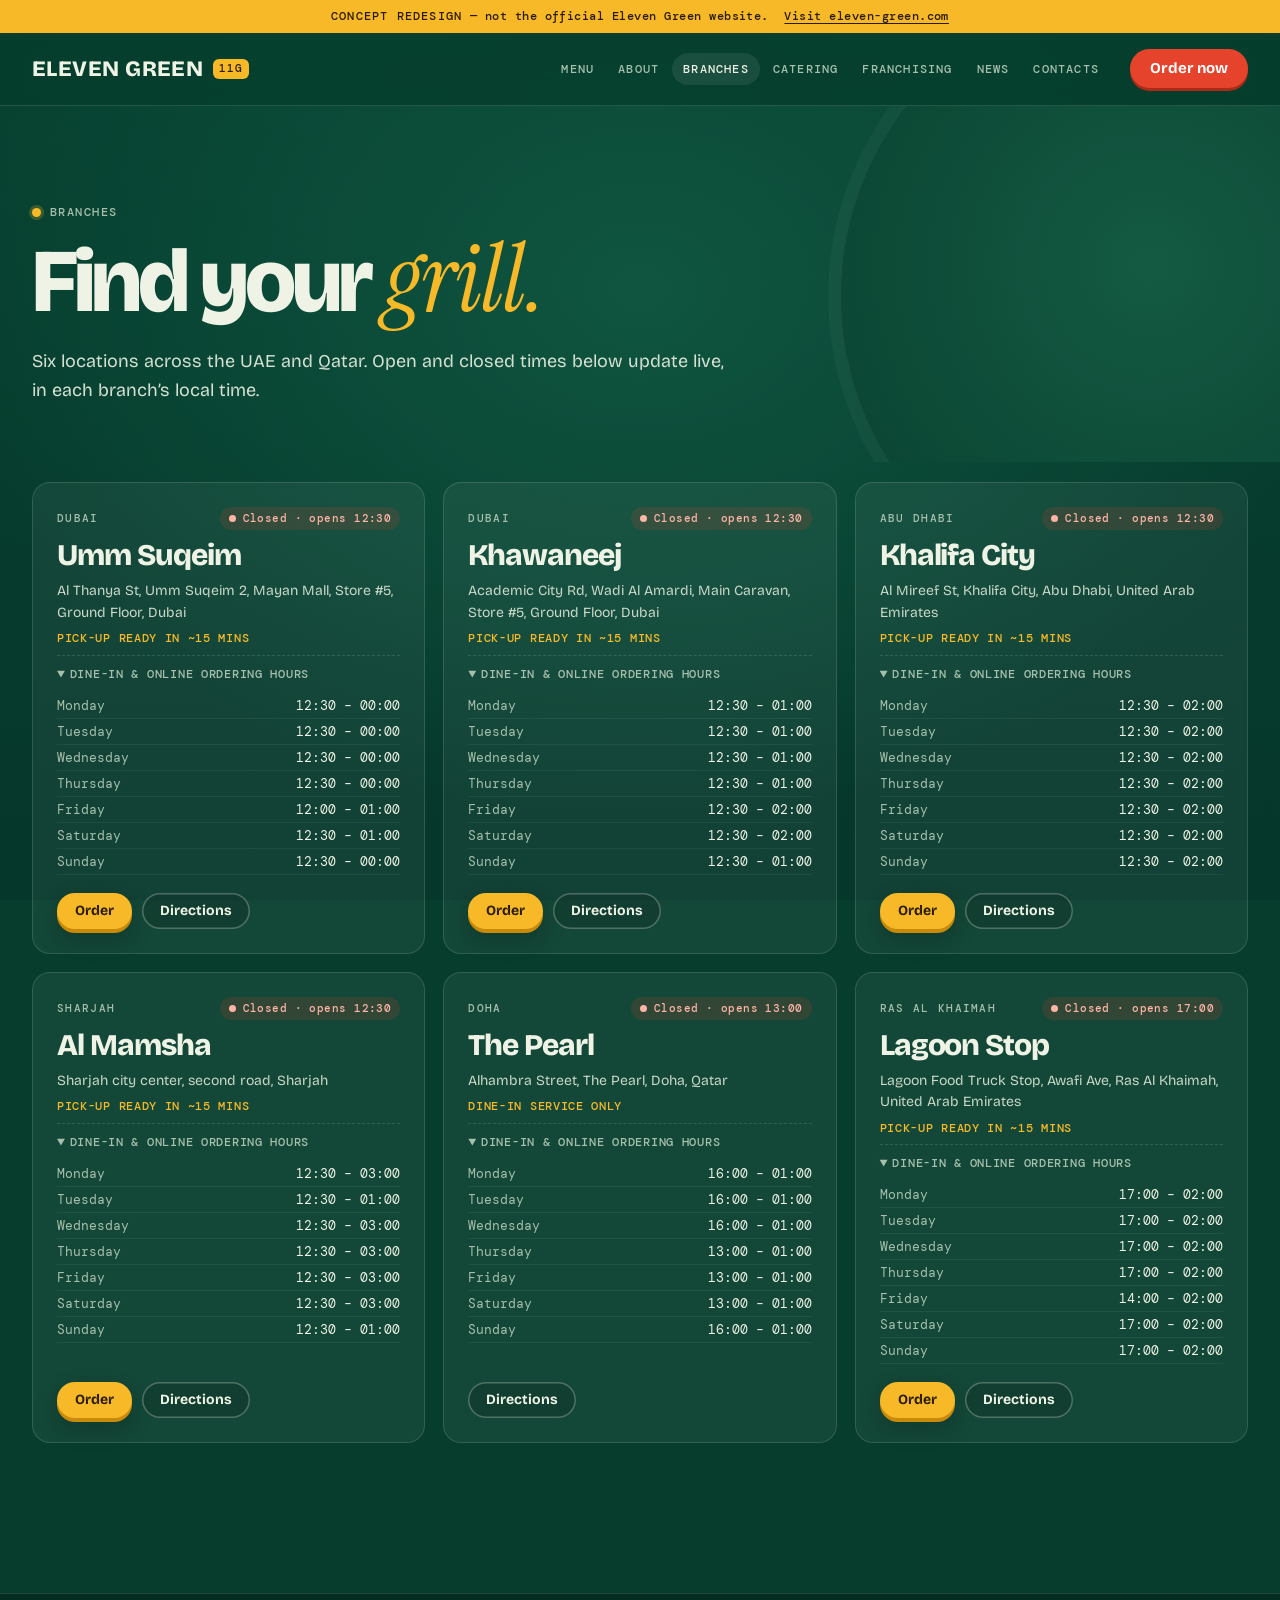
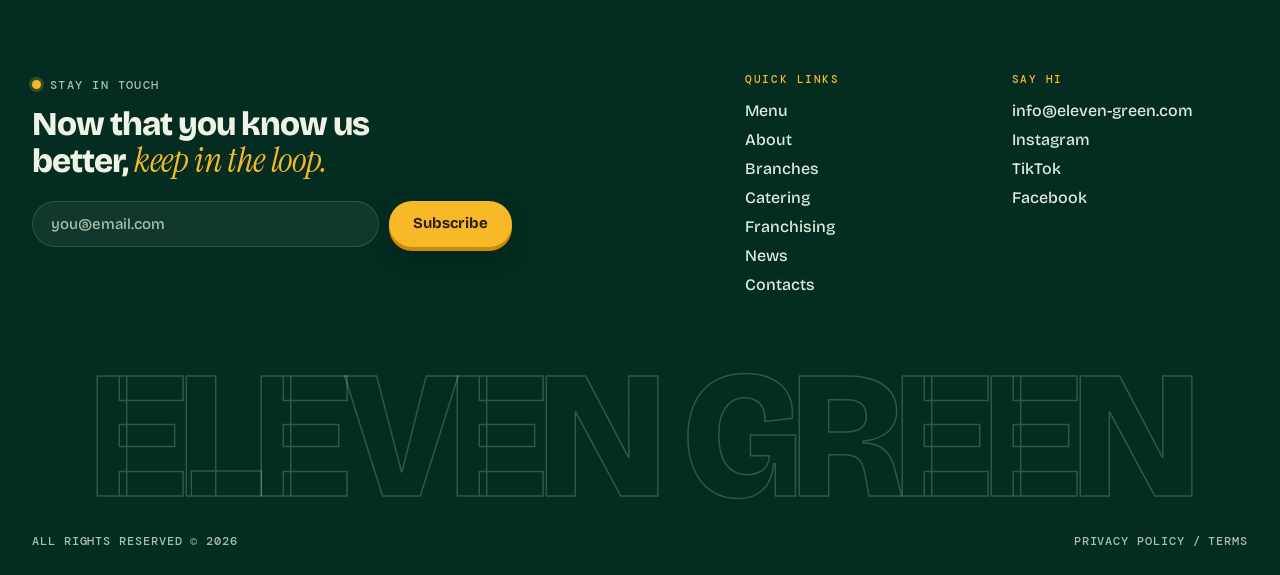
<file: eleven-green/branches.html>
<!doctype html>
<html lang="en">
<head>
  <meta charset="utf-8" />
  <meta name="viewport" content="width=device-width, initial-scale=1" />
  <meta name="robots" content="noindex, nofollow" />
  <title>Branches — Eleven Green</title>
  <meta name="description" content="Eleven Green branches in Dubai, Abu Dhabi, Sharjah, Ras Al Khaimah and Doha, with opening hours and directions." />
  <link rel="preconnect" href="https://fonts.googleapis.com" />
  <link rel="preconnect" href="https://fonts.gstatic.com" crossorigin />
  <link href="https://fonts.googleapis.com/css2?family=Bricolage+Grotesque:opsz,wght@12..96,400;12..96,500;12..96,600;12..96,700;12..96,800&family=DM+Mono:wght@400;500&family=Instrument+Serif:ital@1&display=swap" rel="stylesheet" />
  <link rel="stylesheet" href="css/base.css" />
</head>
<body>
  <header id="site-header"></header>
  <main>
    <section class="page-hero">
      <div class="wrap">
        <p class="eyebrow"><span class="dot"></span>Branches</p>
        <h1>Find your <em>grill.</em></h1>
        <p class="lede">Six locations across the UAE and Qatar. Open and closed times below update live, in each branch’s local time.</p>
      </div>
    </section>
    <section class="section" style="padding-top:20px">
      <div class="wrap">
        <div class="branches" data-render="branches" data-full="open"></div>
      </div>
    </section>
  </main>
  <footer id="site-footer"></footer>
  <script src="js/data.js"></script>
  <script src="js/site.js"></script>
</body>
</html>
</file>
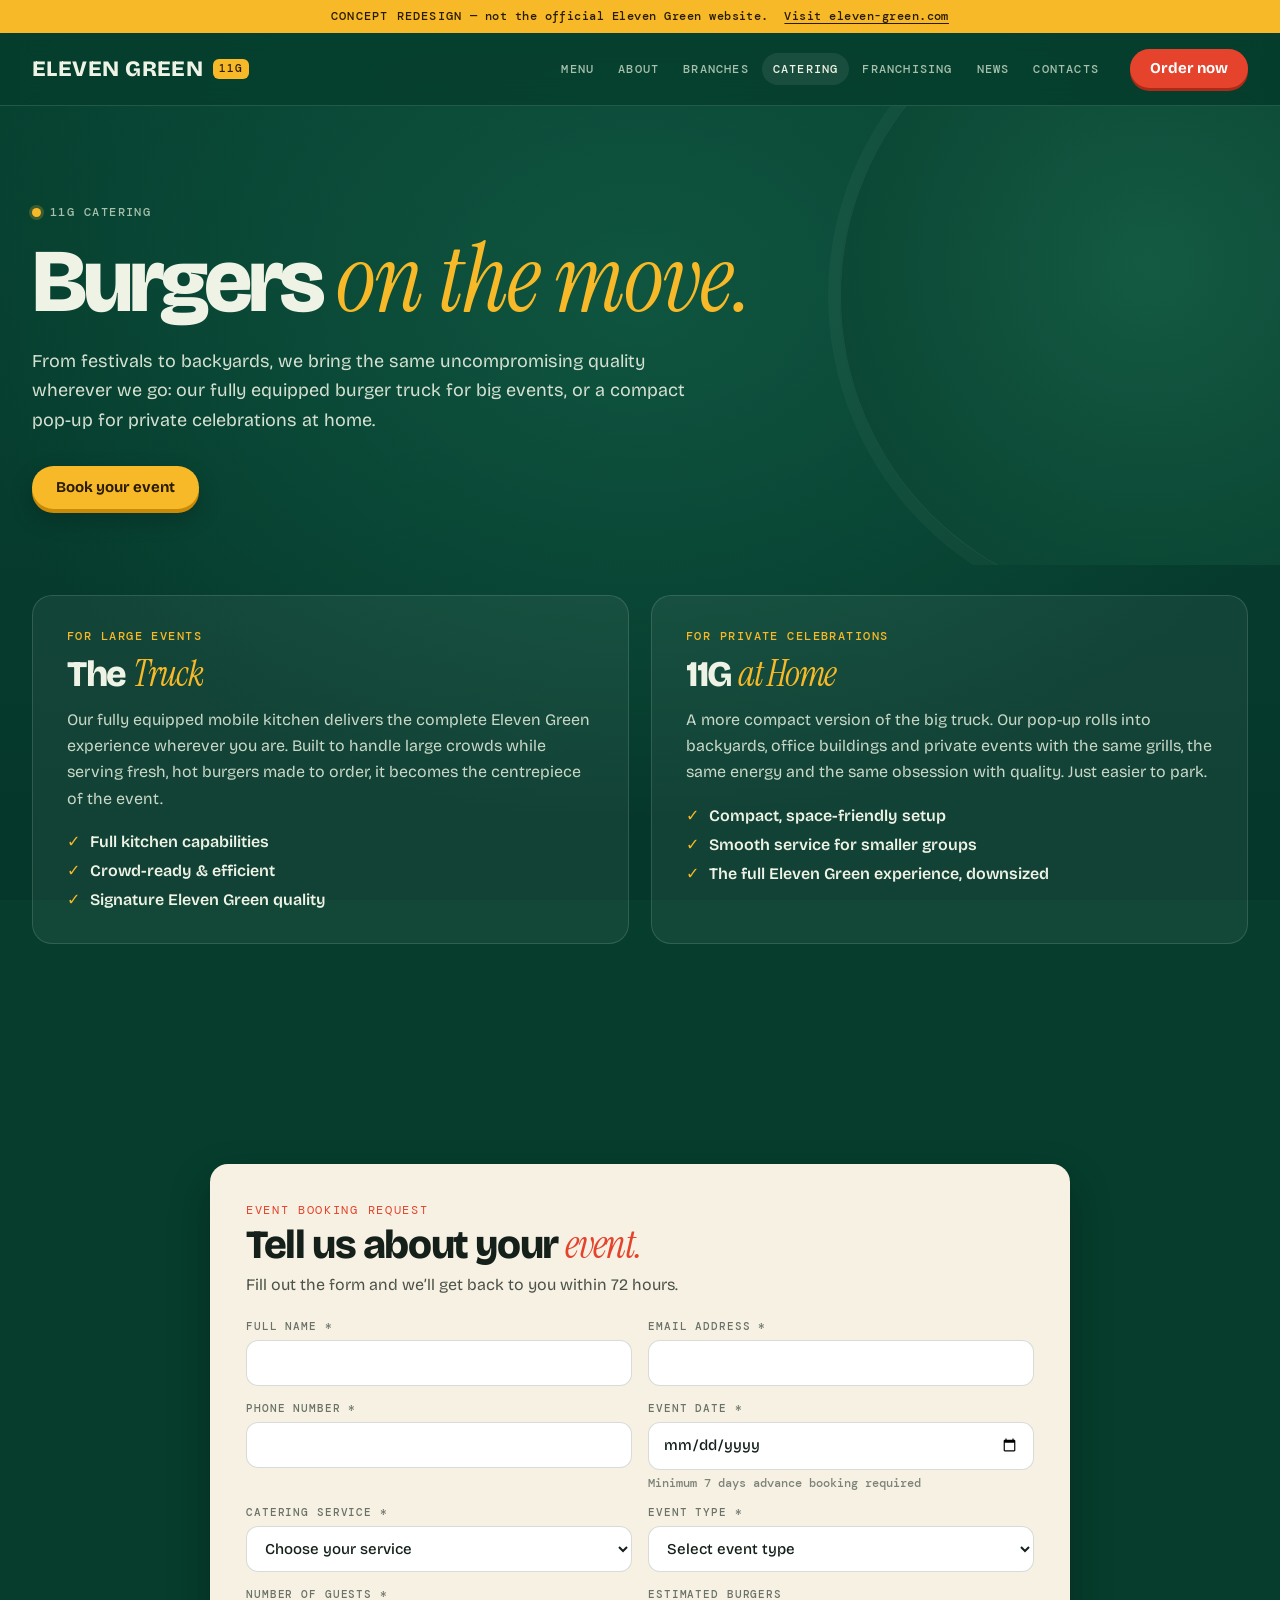
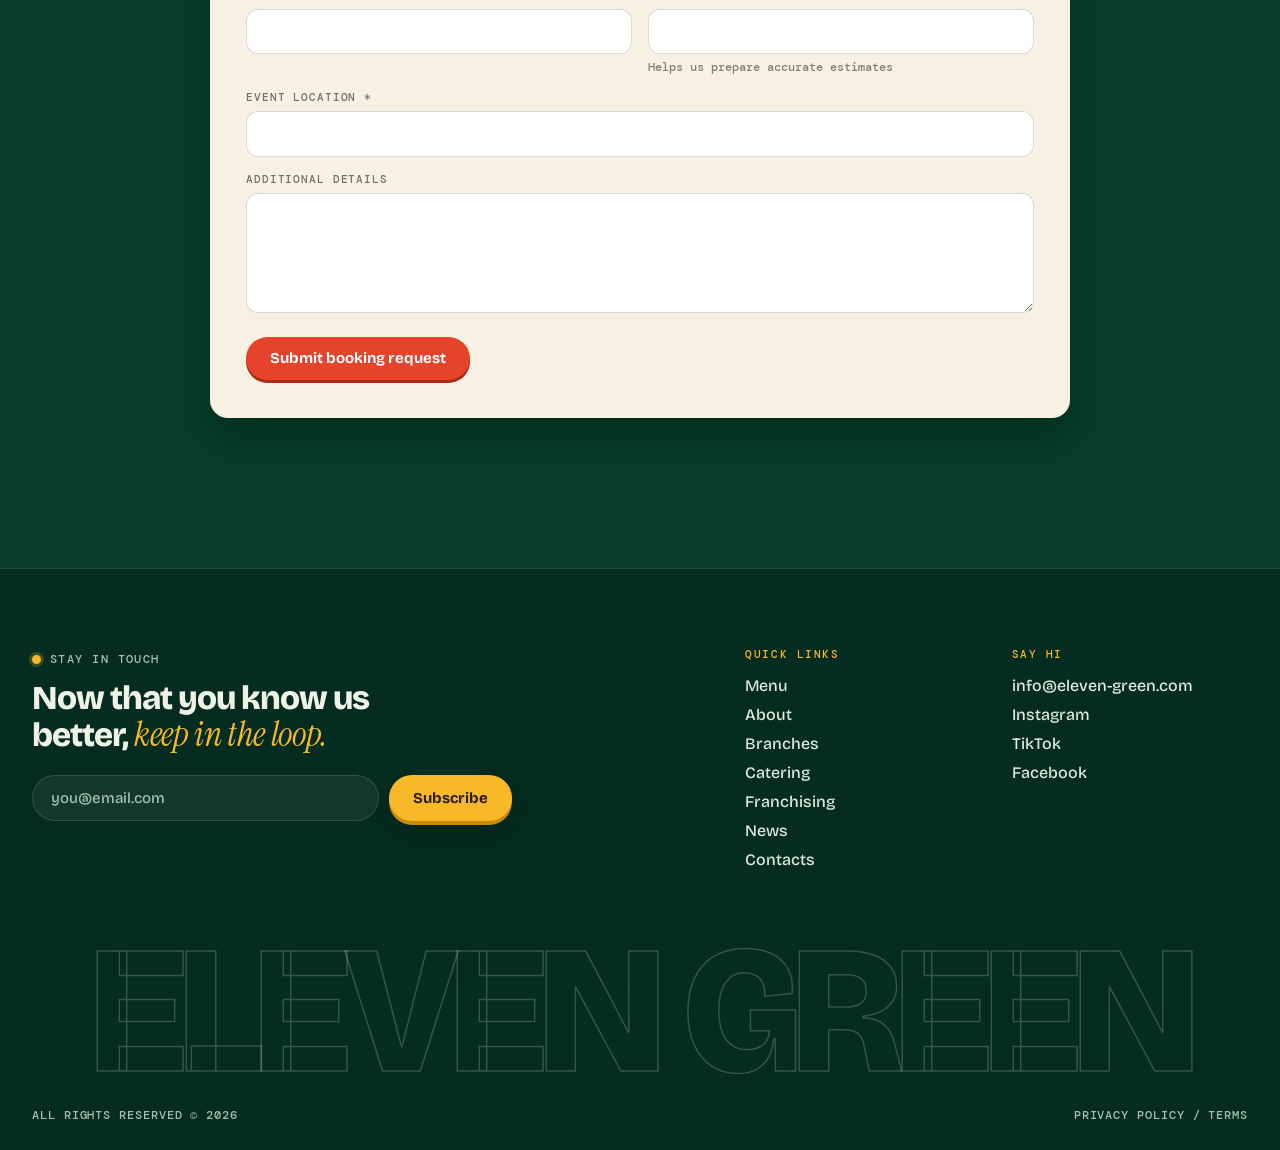
<file: eleven-green/catering.html>
<!doctype html>
<html lang="en">
<head>
  <meta charset="utf-8" />
  <meta name="viewport" content="width=device-width, initial-scale=1" />
  <meta name="robots" content="noindex, nofollow" />
  <title>Catering — Eleven Green</title>
  <meta name="description" content="11G Catering: the Eleven Green burger truck for big events, or 11G at Home for private celebrations." />
  <link rel="preconnect" href="https://fonts.googleapis.com" />
  <link rel="preconnect" href="https://fonts.gstatic.com" crossorigin />
  <link href="https://fonts.googleapis.com/css2?family=Bricolage+Grotesque:opsz,wght@12..96,400;12..96,500;12..96,600;12..96,700;12..96,800&family=DM+Mono:wght@400;500&family=Instrument+Serif:ital@1&display=swap" rel="stylesheet" />
  <link rel="stylesheet" href="css/base.css" />
</head>
<body>
  <header id="site-header"></header>
  <main>
    <section class="page-hero">
      <div class="wrap">
        <p class="eyebrow"><span class="dot"></span>11G Catering</p>
        <h1>Burgers <em>on the move.</em></h1>
        <p class="lede">From festivals to backyards, we bring the same uncompromising quality wherever we go: our fully equipped burger truck for big events, or a compact pop-up for private celebrations at home.</p>
        <div class="actions-row"><a class="btn btn-yellow" href="#book">Book your event</a></div>
      </div>
    </section>

    <section class="section" style="padding-top:30px">
      <div class="wrap split reveal">
        <article class="offer">
          <p class="o-kick">For large events</p>
          <h3>The <em>Truck</em></h3>
          <p>Our fully equipped mobile kitchen delivers the complete Eleven Green experience wherever you are. Built to handle large crowds while serving fresh, hot burgers made to order, it becomes the centrepiece of the event.</p>
          <ul class="ticks"><li>Full kitchen capabilities</li><li>Crowd-ready &amp; efficient</li><li>Signature Eleven Green quality</li></ul>
        </article>
        <article class="offer">
          <p class="o-kick">For private celebrations</p>
          <h3>11G <em>at Home</em></h3>
          <p>A more compact version of the big truck. Our pop-up rolls into backyards, office buildings and private events with the same grills, the same energy and the same obsession with quality. Just easier to park.</p>
          <ul class="ticks"><li>Compact, space-friendly setup</li><li>Smooth service for smaller groups</li><li>The full Eleven Green experience, downsized</li></ul>
        </article>
      </div>
    </section>

    <section class="section" id="book">
      <div class="wrap">
        <div class="paper form-card reveal">
          <p class="m-kicker">EVENT BOOKING REQUEST</p>
          <h2>Tell us about your <em style="color:var(--red)">event.</em></h2>
          <p class="f-intro">Fill out the form and we’ll get back to you within 72 hours.</p>
          <form class="js-local-form" data-done="Request received. We’ll get back to you within 72 hours.">
            <div class="form-grid">
              <label class="field">Full name *<input name="name" required autocomplete="name"></label>
              <label class="field">Email address *<input type="email" name="email" required autocomplete="email"></label>
              <label class="field">Phone number *<input type="tel" name="phone" required autocomplete="tel"></label>
              <label class="field">Event date *<input type="date" name="event_date" required><small>Minimum 7 days advance booking required</small></label>
              <label class="field">Catering service *
                <select name="service" required><option value="">Choose your service</option><option>Burger Truck</option><option>11G At Home</option></select>
              </label>
              <label class="field">Event type *
                <select name="event_type" required><option value="">Select event type</option><option>Corporate event</option><option>Entertainment event</option><option>Private celebration</option></select>
              </label>
              <label class="field">Number of guests *<input type="number" name="guests" min="1" required></label>
              <label class="field">Estimated burgers<input type="number" name="burgers" min="0"><small>Helps us prepare accurate estimates</small></label>
              <label class="field full">Event location *<input name="location" required></label>
              <label class="field full">Additional details<textarea name="details"></textarea></label>
            </div>
            <div class="form-actions">
              <button class="btn btn-red" type="submit">Submit booking request</button>
            </div>
          </form>
        </div>
      </div>
    </section>
  </main>
  <footer id="site-footer"></footer>
  <script src="js/data.js"></script>
  <script src="js/site.js"></script>
</body>
</html>
</file>
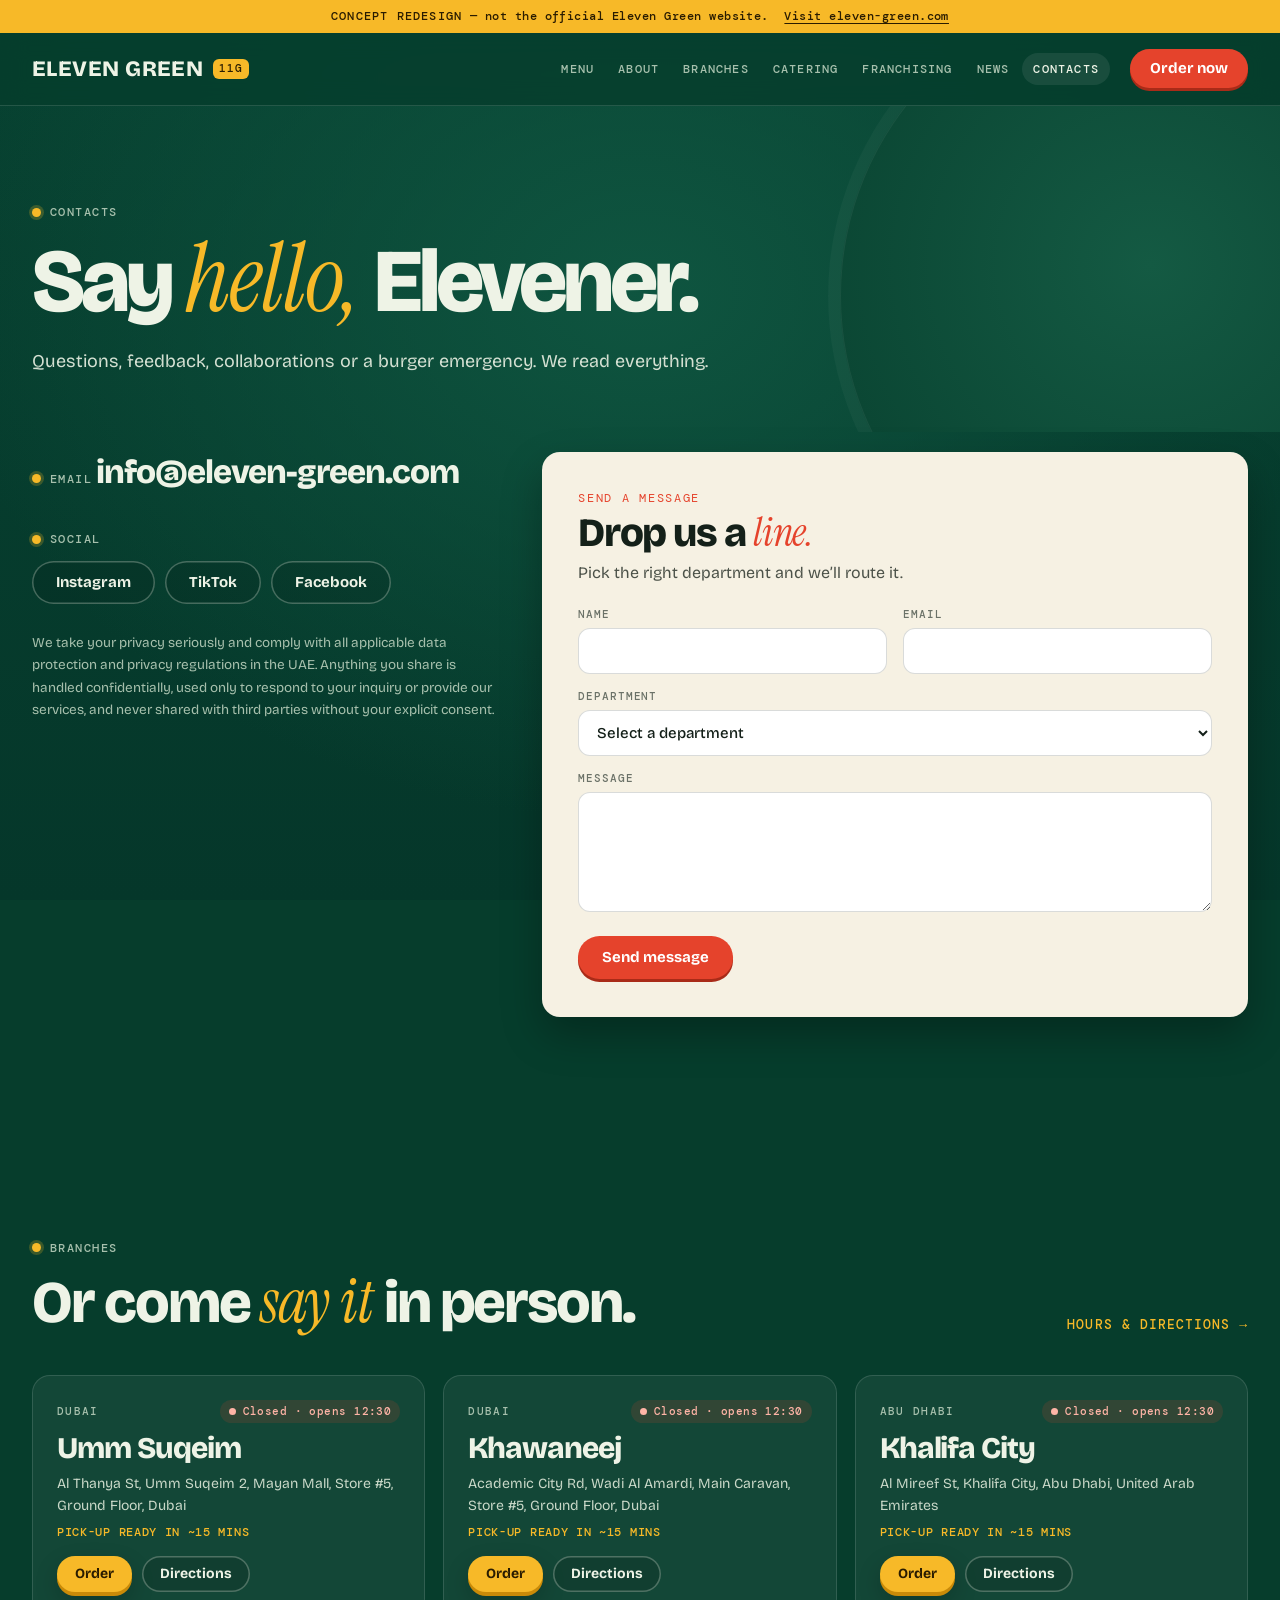
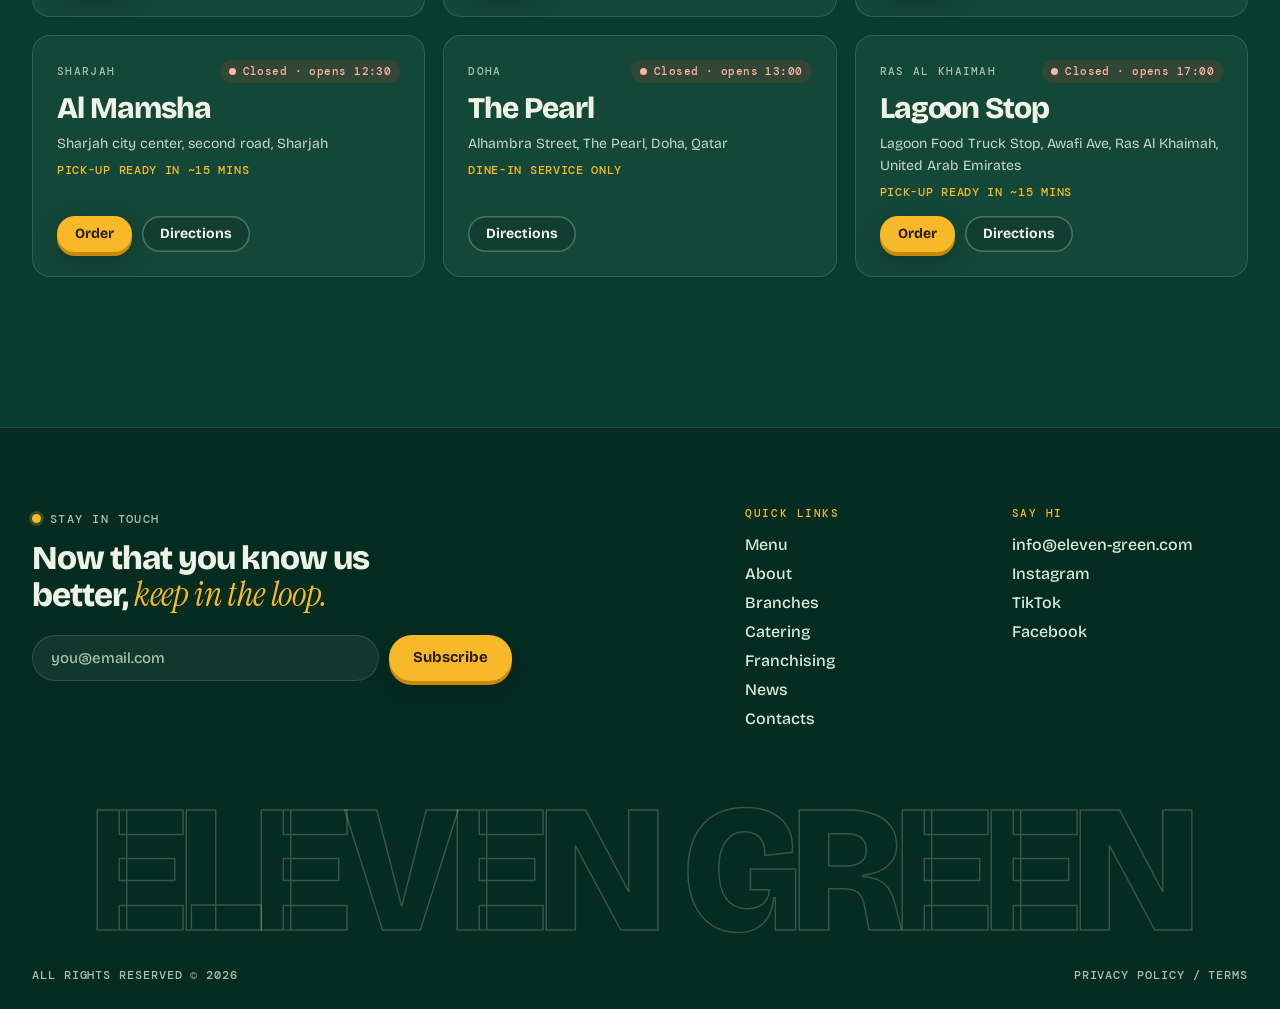
<file: eleven-green/contacts.html>
<!doctype html>
<html lang="en">
<head>
  <meta charset="utf-8" />
  <meta name="viewport" content="width=device-width, initial-scale=1" />
  <meta name="robots" content="noindex, nofollow" />
  <title>Contacts — Eleven Green</title>
  <meta name="description" content="Get in touch with Eleven Green: general contacts, business inquiries and customer service." />
  <link rel="preconnect" href="https://fonts.googleapis.com" />
  <link rel="preconnect" href="https://fonts.gstatic.com" crossorigin />
  <link href="https://fonts.googleapis.com/css2?family=Bricolage+Grotesque:opsz,wght@12..96,400;12..96,500;12..96,600;12..96,700;12..96,800&family=DM+Mono:wght@400;500&family=Instrument+Serif:ital@1&display=swap" rel="stylesheet" />
  <link rel="stylesheet" href="css/base.css" />
</head>
<body>
  <header id="site-header"></header>
  <main>
    <section class="page-hero">
      <div class="wrap">
        <p class="eyebrow"><span class="dot"></span>Contacts</p>
        <h1>Say <em>hello,</em> Elevener.</h1>
        <p class="lede">Questions, feedback, collaborations or a burger emergency. We read everything.</p>
      </div>
    </section>

    <section class="section" style="padding-top:20px">
      <div class="wrap contact-grid">
        <div class="contact-info reveal">
          <div>
            <p class="eyebrow"><span class="dot"></span>Email</p>
            <a class="big" href="mailto:info@eleven-green.com">info@eleven-green.com</a>
          </div>
          <div>
            <p class="eyebrow"><span class="dot"></span>Social</p>
            <div class="socials">
              <a class="btn btn-ghost" href="https://www.instagram.com/elevengreen.uae" target="_blank" rel="noopener">Instagram</a>
              <a class="btn btn-ghost" href="https://www.tiktok.com/@elevengreen.uae" target="_blank" rel="noopener">TikTok</a>
              <a class="btn btn-ghost" href="https://www.facebook.com/elevengreenburgerbistro" target="_blank" rel="noopener">Facebook</a>
            </div>
          </div>
          <p class="privacy">We take your privacy seriously and comply with all applicable data protection and privacy regulations in the UAE. Anything you share is handled confidentially, used only to respond to your inquiry or provide our services, and never shared with third parties without your explicit consent.</p>
        </div>

        <div class="paper form-card reveal" style="margin:0">
          <p class="m-kicker">SEND A MESSAGE</p>
          <h2>Drop us a <em style="color:var(--red)">line.</em></h2>
          <p class="f-intro">Pick the right department and we’ll route it.</p>
          <form class="js-local-form" data-done="Message sent. We’ll get back to you soon.">
            <div class="form-grid">
              <label class="field">Name<input name="name" required autocomplete="name"></label>
              <label class="field">Email<input type="email" name="email" required autocomplete="email"></label>
              <label class="field full">Department
                <select name="department" required><option value="">Select a department</option><option>General contacts</option><option>Business inquiries</option><option>Customer service</option></select>
              </label>
              <label class="field full">Message<textarea name="message" required></textarea></label>
            </div>
            <div class="form-actions"><button class="btn btn-red" type="submit">Send message</button></div>
          </form>
        </div>
      </div>
    </section>

    <section class="section">
      <div class="wrap">
        <div class="section-head reveal">
          <div>
            <p class="eyebrow"><span class="dot"></span>Branches</p>
            <h2 class="h2">Or come <em>say it</em> in person.</h2>
          </div>
          <a class="link-arrow" href="branches.html">Hours &amp; directions →</a>
        </div>
        <div class="branches reveal" data-render="branches"></div>
      </div>
    </section>
  </main>
  <footer id="site-footer"></footer>
  <script src="js/data.js"></script>
  <script src="js/site.js"></script>
</body>
</html>
</file>
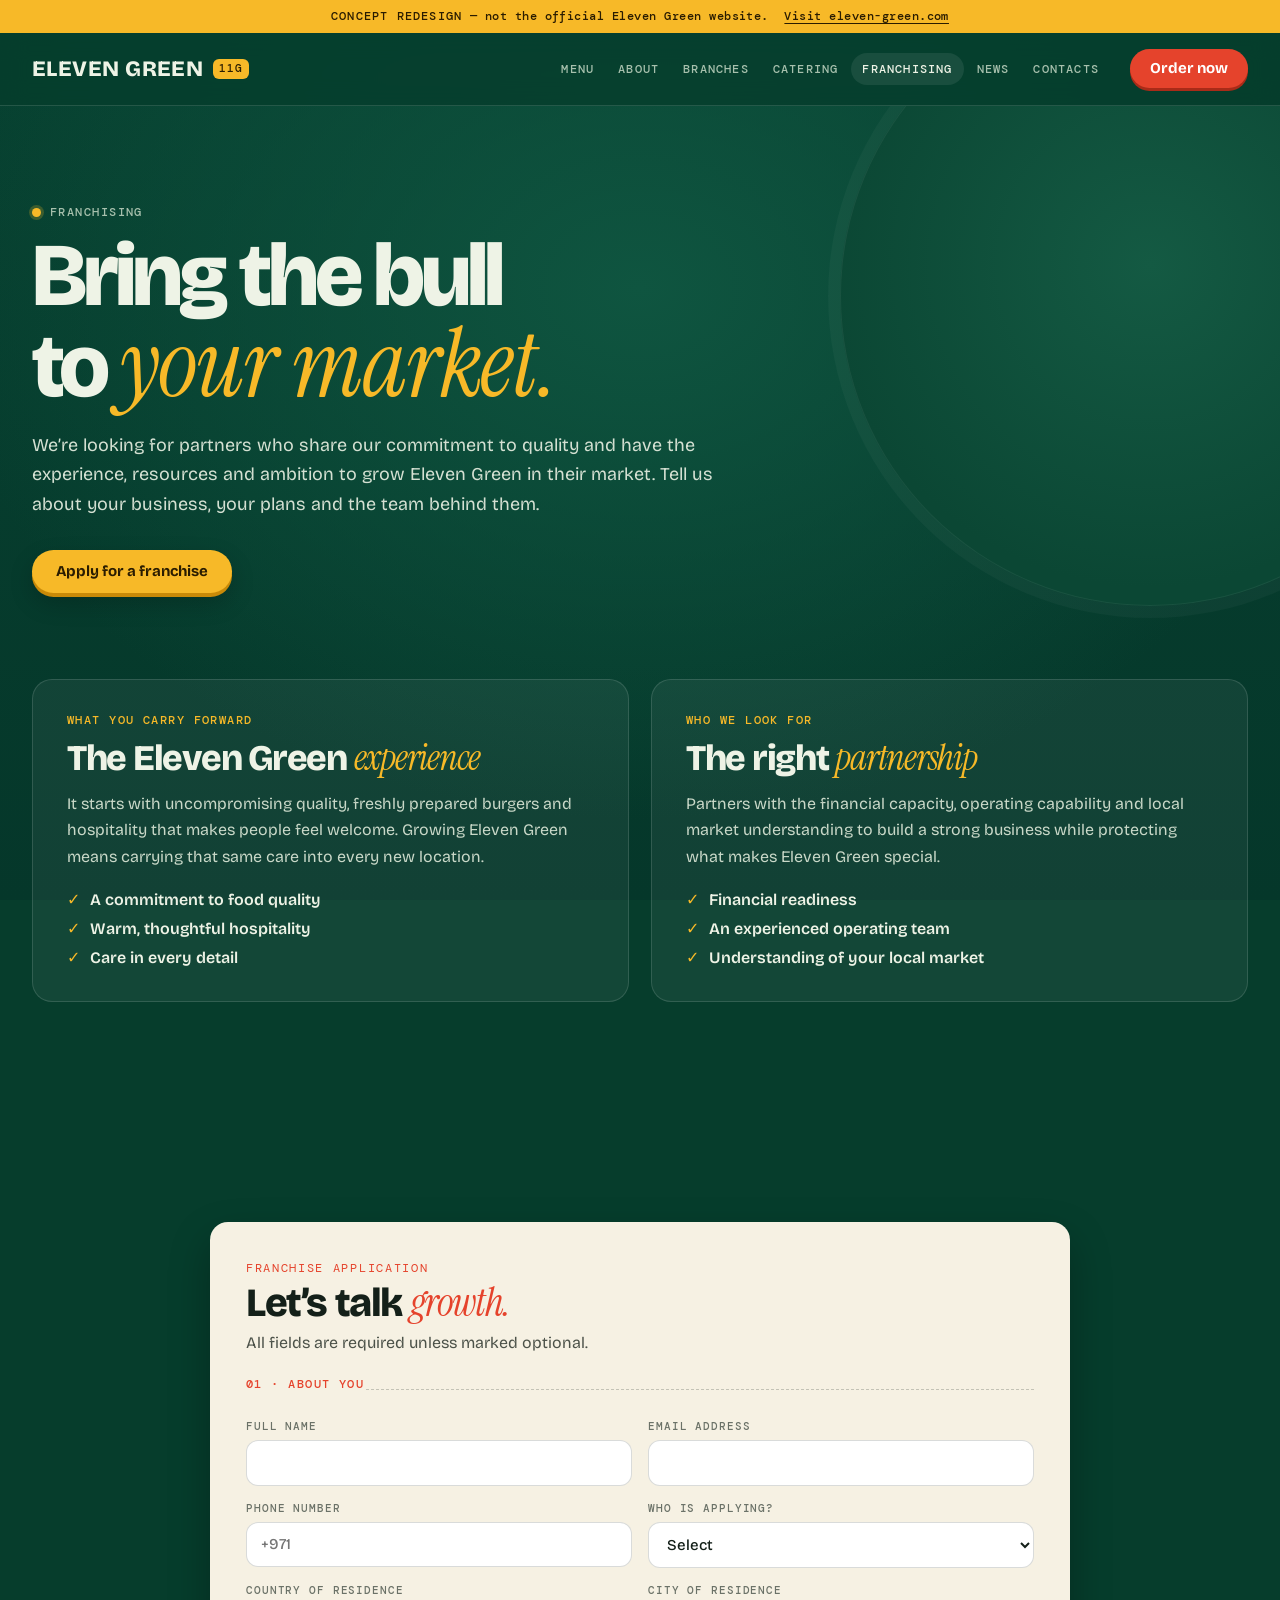
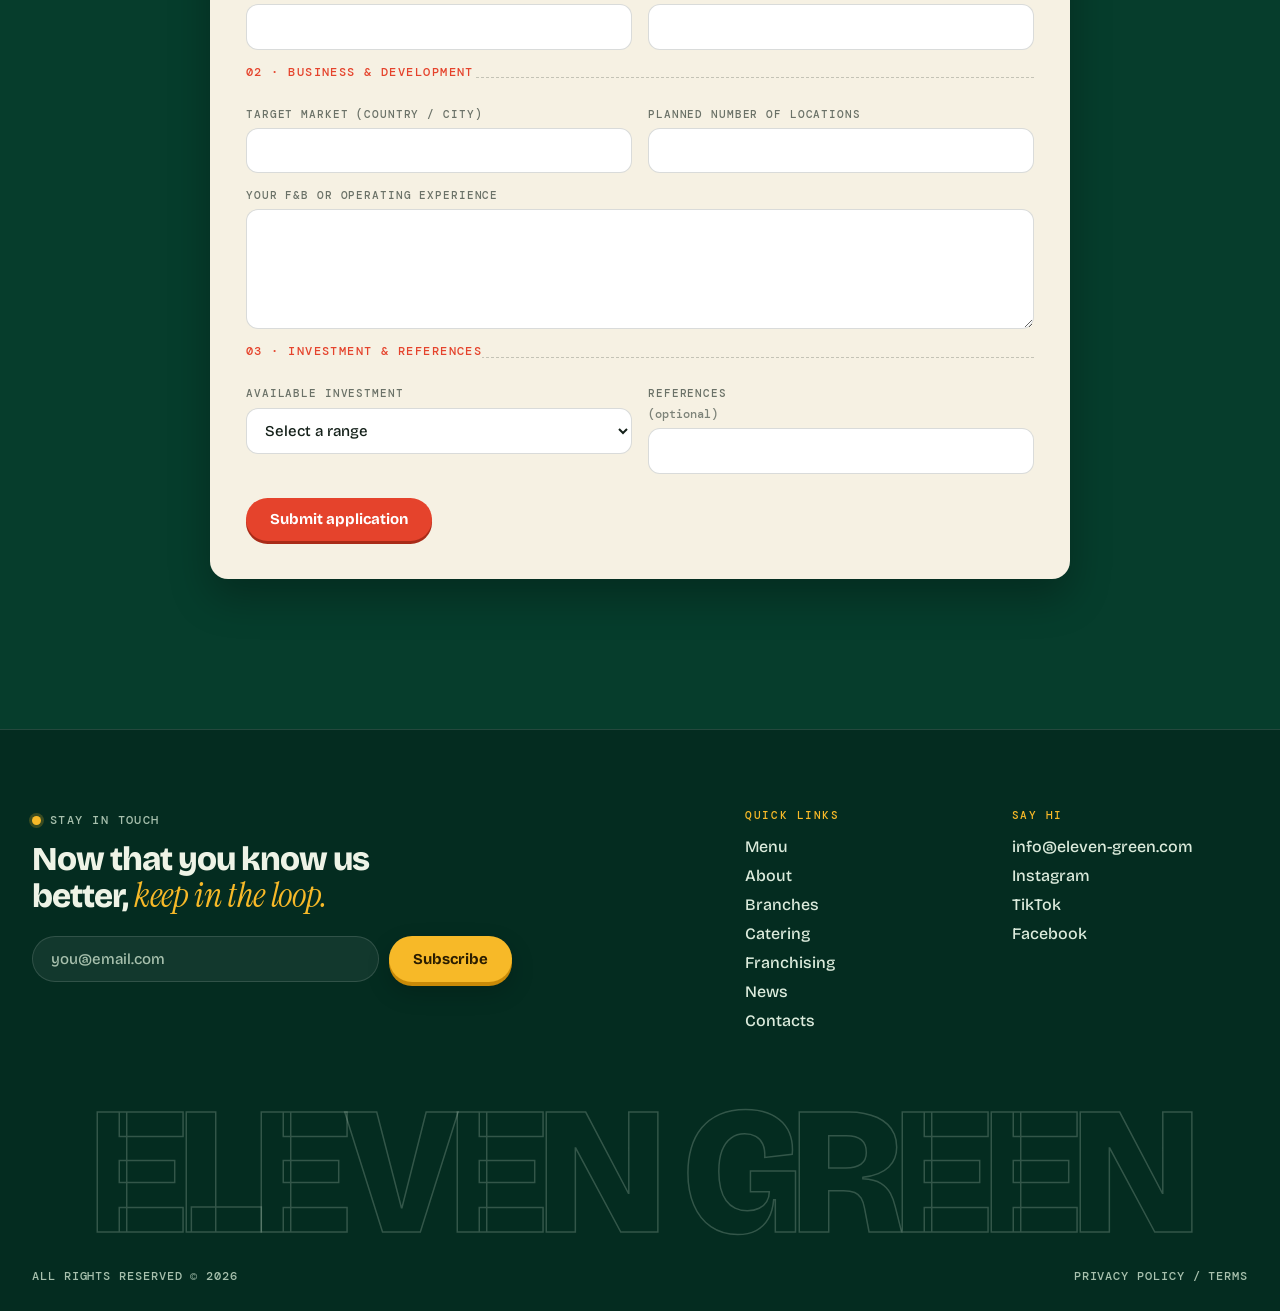
<file: eleven-green/franchise.html>
<!doctype html>
<html lang="en">
<head>
  <meta charset="utf-8" />
  <meta name="viewport" content="width=device-width, initial-scale=1" />
  <meta name="robots" content="noindex, nofollow" />
  <title>Franchising — Eleven Green</title>
  <meta name="description" content="Bring the bull to your market. Apply to become an Eleven Green franchise partner." />
  <link rel="preconnect" href="https://fonts.googleapis.com" />
  <link rel="preconnect" href="https://fonts.gstatic.com" crossorigin />
  <link href="https://fonts.googleapis.com/css2?family=Bricolage+Grotesque:opsz,wght@12..96,400;12..96,500;12..96,600;12..96,700;12..96,800&family=DM+Mono:wght@400;500&family=Instrument+Serif:ital@1&display=swap" rel="stylesheet" />
  <link rel="stylesheet" href="css/base.css" />
</head>
<body>
  <header id="site-header"></header>
  <main>
    <section class="page-hero">
      <div class="wrap">
        <p class="eyebrow"><span class="dot"></span>Franchising</p>
        <h1>Bring the bull <br>to <em>your market.</em></h1>
        <p class="lede">We’re looking for partners who share our commitment to quality and have the experience, resources and ambition to grow Eleven Green in their market. Tell us about your business, your plans and the team behind them.</p>
        <div class="actions-row"><a class="btn btn-yellow" href="#apply">Apply for a franchise</a></div>
      </div>
    </section>

    <section class="section" style="padding-top:30px">
      <div class="wrap split reveal">
        <article class="offer">
          <p class="o-kick">What you carry forward</p>
          <h3>The Eleven Green <em>experience</em></h3>
          <p>It starts with uncompromising quality, freshly prepared burgers and hospitality that makes people feel welcome. Growing Eleven Green means carrying that same care into every new location.</p>
          <ul class="ticks"><li>A commitment to food quality</li><li>Warm, thoughtful hospitality</li><li>Care in every detail</li></ul>
        </article>
        <article class="offer">
          <p class="o-kick">Who we look for</p>
          <h3>The right <em>partnership</em></h3>
          <p>Partners with the financial capacity, operating capability and local market understanding to build a strong business while protecting what makes Eleven Green special.</p>
          <ul class="ticks"><li>Financial readiness</li><li>An experienced operating team</li><li>Understanding of your local market</li></ul>
        </article>
      </div>
    </section>

    <section class="section" id="apply">
      <div class="wrap">
        <div class="paper form-card reveal">
          <p class="m-kicker">FRANCHISE APPLICATION</p>
          <h2>Let’s talk <em style="color:var(--red)">growth.</em></h2>
          <p class="f-intro">All fields are required unless marked optional.</p>
          <form class="js-local-form" data-done="Application received. Our franchise team will review it and be in touch.">
            <div class="form-grid">
              <fieldset>
                <legend>01 · About you</legend>
                <label class="field">Full name<input name="name" required autocomplete="name"></label>
                <label class="field">Email address<input type="email" name="email" required autocomplete="email"></label>
                <label class="field">Phone number<input type="tel" name="phone" required placeholder="+971" autocomplete="tel"></label>
                <label class="field">Who is applying?
                  <select name="applicant" required><option value="">Select</option><option>Individual</option><option>Company</option><option>Investment group</option></select>
                </label>
                <label class="field">Country of residence<input name="country" required autocomplete="country-name"></label>
                <label class="field">City of residence<input name="city" required autocomplete="address-level2"></label>
              </fieldset>
              <fieldset>
                <legend>02 · Business &amp; development</legend>
                <label class="field">Target market (country / city)<input name="market" required></label>
                <label class="field">Planned number of locations<input type="number" name="locations" min="1" required></label>
                <label class="field full">Your F&amp;B or operating experience<textarea name="experience" required></textarea></label>
              </fieldset>
              <fieldset>
                <legend>03 · Investment &amp; references</legend>
                <label class="field">Available investment
                  <select name="investment" required><option value="">Select a range</option><option>Under USD 500k</option><option>USD 500k – 1M</option><option>USD 1M – 3M</option><option>Over USD 3M</option></select>
                </label>
                <label class="field">References <small>(optional)</small><input name="references"></label>
              </fieldset>
            </div>
            <div class="form-actions">
              <button class="btn btn-red" type="submit">Submit application</button>
            </div>
          </form>
        </div>
      </div>
    </section>
  </main>
  <footer id="site-footer"></footer>
  <script src="js/data.js"></script>
  <script src="js/site.js"></script>
</body>
</html>
</file>
<file: css/base.css>
/* Eleven Green — shared styles (tokens, chrome, sections, cards, forms) */
:root {
  --bg: #063d2c;
  --bg-deep: #042c20;
  --bg-center: #0f5540;
  --panel: rgba(255, 255, 255, 0.055);
  --panel-line: rgba(255, 255, 255, 0.13);
  --line: rgba(232, 241, 232, 0.14);
  --text: #eef3e6;
  --muted: #a7c0ad;
  --mint: #dcebdc;
  --yellow: #f7b928;
  --yellow-dark: #c98a08;
  --red: #e5432c;
  --red-dark: #a92b18;
  --paper: #f6f1e3;
  --ink: #142019;
  --ink-muted: #6b7268;

  --f-display: 'Bricolage Grotesque', system-ui, sans-serif;
  --f-serif: 'Instrument Serif', Georgia, serif;
  --f-mono: 'DM Mono', ui-monospace, monospace;
}

* { box-sizing: border-box; }
html { scroll-behavior: smooth; scroll-padding-top: 90px; }
html, body { margin: 0; overflow-x: clip; }
body {
  min-height: 100vh;
  font-family: var(--f-display);
  color: var(--text);
  background:
    radial-gradient(1000px 760px at 50% 32%, var(--bg-center) 0%, transparent 70%),
    linear-gradient(180deg, #074231, #05372a);
  background-color: var(--bg);
  background-attachment: fixed;
  -webkit-font-smoothing: antialiased;
}
button { font: inherit; color: inherit; }
p, h1, h2, h3 { margin: 0; }
a { color: inherit; }
em { font-family: var(--f-serif); font-style: italic; font-weight: 400; }
img { max-width: 100%; }
.sr-only { position: absolute; width: 1px; height: 1px; overflow: hidden; clip: rect(0 0 0 0); white-space: nowrap; }
.wrap { max-width: 1320px; margin: 0 auto; padding: 0 32px; }
:focus-visible { outline: 2px solid var(--yellow); outline-offset: 3px; }

/* ---------- buttons ---------- */
.btn {
  display: inline-flex; align-items: center; justify-content: center; gap: 8px;
  border: 0; border-radius: 999px; cursor: pointer; text-decoration: none;
  font-family: var(--f-display); font-weight: 700; font-size: 15px;
  padding: 14px 24px; line-height: 1; white-space: nowrap;
  transition: transform 0.15s ease, box-shadow 0.2s ease, background 0.2s ease, opacity 0.2s;
}
.btn:active { transform: translateY(2px); }
.btn:disabled { opacity: 0.5; cursor: not-allowed; }
.btn-red { background: var(--red); color: #fff; box-shadow: 0 3px 0 var(--red-dark); }
.btn-red:hover { background: #ef5139; }
.btn-yellow { background: var(--yellow); color: #2a1c00; box-shadow: 0 4px 0 var(--yellow-dark), 0 10px 24px rgba(0, 0, 0, 0.2); }
.btn-yellow:hover:not(:disabled) { background: #ffc43f; }
.btn-ghost { background: rgba(0, 0, 0, 0.12); color: var(--text); box-shadow: inset 0 0 0 1.5px rgba(238, 243, 230, 0.28); }
.btn-ghost:hover { box-shadow: inset 0 0 0 1.5px var(--text); }
.btn-ghost-dark { background: transparent; color: var(--ink); box-shadow: inset 0 0 0 1.5px rgba(20, 32, 25, 0.22); }
.btn-ghost-dark:hover { box-shadow: inset 0 0 0 1.5px var(--ink); }

/* ---------- concept notice ---------- */
.concept-bar {
  background: var(--yellow); color: #2a1c00; text-align: center;
  font: 500 12px/1.4 var(--f-mono); letter-spacing: 0.04em; padding: 8px 16px;
}
.concept-bar strong { font-weight: 500; text-transform: uppercase; letter-spacing: 0.1em; }
.concept-bar a { color: inherit; margin-left: 8px; text-underline-offset: 3px; }

/* ---------- header ---------- */
.site-header {
  position: sticky; top: 0; z-index: 40;
  background: rgba(6, 61, 44, 0.82);
  backdrop-filter: blur(12px); -webkit-backdrop-filter: blur(12px);
  border-bottom: 1px solid var(--line);
}
.site-header .wrap { display: flex; align-items: center; gap: 20px; height: 72px; max-width: 1440px; }
.brand {
  display: inline-flex; align-items: center; gap: 10px;
  font-weight: 800; font-size: 22px; letter-spacing: 0.02em; text-decoration: none; color: var(--text); white-space: nowrap;
}
.brand small {
  font: 500 10.5px/1 var(--f-mono); letter-spacing: 0.08em; color: #2a1c00;
  background: var(--yellow); padding: 5px 6px; border-radius: 6px;
}
.nav { display: flex; align-items: center; gap: 2px; margin-left: auto; }
.nav a:not(.btn) {
  font: 500 12px/1 var(--f-mono); letter-spacing: 0.1em; text-transform: uppercase; text-decoration: none;
  color: var(--muted); padding: 10px 11px; border-radius: 999px; transition: color 0.15s, background 0.15s;
}
.nav a:not(.btn):hover, .nav a[aria-current="page"] { color: var(--text); background: rgba(255, 255, 255, 0.08); }
.nav .nav-cta { display: none; }
.acct-link {
  display: inline-flex; align-items: center; gap: 8px; flex: none; text-decoration: none;
  font: 500 12px/1 var(--f-mono); letter-spacing: 0.08em; text-transform: uppercase; color: var(--text);
  padding: 9px 13px 9px 10px; border-radius: 999px; box-shadow: inset 0 0 0 1.5px var(--panel-line);
  transition: box-shadow 0.15s, background 0.15s;
}
.acct-link:hover, .acct-link[aria-current="page"] { box-shadow: inset 0 0 0 1.5px var(--text); }
.acct-link.is-in { background: rgba(247, 185, 40, 0.14); box-shadow: inset 0 0 0 1.5px rgba(247, 185, 40, 0.55); }
.acct-link.is-in svg { color: var(--yellow); }
.acct-label { max-width: 14ch; overflow: hidden; text-overflow: ellipsis; white-space: nowrap; }
.head-cta { padding: 12px 20px; }
.menu-toggle { display: none; }

/* ---------- section scaffolding ---------- */
.section { padding: 110px 0; position: relative; }
.section.tight { padding: 72px 0; }
.section-head { display: flex; justify-content: space-between; align-items: end; gap: 32px; margin-bottom: 44px; flex-wrap: wrap; }
.eyebrow {
  display: inline-flex; align-items: center; gap: 9px; margin-bottom: 16px;
  font: 500 12px/1 var(--f-mono); letter-spacing: 0.12em; text-transform: uppercase; color: var(--muted);
}
.dot { width: 9px; height: 9px; border-radius: 50%; background: var(--yellow); box-shadow: 0 0 0 3px rgba(247, 185, 40, 0.22); flex: none; }
.h2 { font-weight: 800; font-size: clamp(38px, 4.6vw, 68px); line-height: 0.98; letter-spacing: -0.035em; }
.h2 em, .h3 em, .page-hero h1 em { color: var(--yellow); letter-spacing: -0.01em; font-size: 1.06em; }
.h3 { font-weight: 800; font-size: clamp(26px, 2.6vw, 36px); line-height: 1.05; letter-spacing: -0.03em; }
.lede { color: #d4e0d2; font-size: 17px; line-height: 1.65; max-width: 58ch; }
.link-arrow { font: 500 13px/1 var(--f-mono); letter-spacing: 0.08em; text-transform: uppercase; color: var(--yellow); text-decoration: none; }
.link-arrow:hover { text-decoration: underline; text-underline-offset: 4px; }

/* light band (mint) — dark text and green accents instead of cream + yellow */
.section-light {
  --light-bg: #E6F3E6;
  --light-ink: #142019;
  --light-muted: #4f6457;
  --light-line: rgba(20, 32, 25, 0.14);
  --light-accent: #0b6446;
  background: var(--light-bg); color: var(--light-ink);
}
/* one continuous band: no double gap, and cover the sub-pixel seam between the two sections */
.section-light + .section-light { padding-top: 24px; box-shadow: 0 -2px 0 var(--light-bg); }
.section-light .eyebrow { color: var(--light-muted); }
.section-light .h2 em, .section-light .h3 em, .section-light .award h3 em { color: var(--light-accent); }
.section-light .lede { color: #3a4c41; }
.section-light .link-arrow { color: var(--light-accent); }
.section-light .awards { border-color: var(--light-line); }
.section-light .awards .award { border-color: var(--light-line); }  /* beats the responsive border rules */
.section-light .award p { color: var(--light-muted); }
.section-light .keys li { background: #fff; border-color: var(--light-line); box-shadow: 0 1px 0 rgba(20, 32, 25, 0.04); }
.section-light .keys li:hover { background: #f6fbf5; }
.section-light .k-no { color: var(--light-accent); }
.section-light .keys li:last-child { background: var(--yellow); border-color: transparent; }
.section-light .keys li:last-child .k-no { color: #2a1c00; }
/* news cards: cream on mint is too close, so white cards with a hairline */
.section-light .news-card { background: #fff; box-shadow: inset 0 0 0 1px var(--light-line); }
.section-light .news-card:hover { box-shadow: inset 0 0 0 1px var(--light-line), 0 16px 28px rgba(20, 32, 25, 0.12); }
.section-light .n-meta { color: #c2381f; }
.section-light .n-more { color: var(--light-accent); }

/* page hero (inner pages) */
.page-hero { position: relative; padding: 96px 0 56px; overflow: hidden; }
.page-hero::before {
  content: ""; position: absolute; right: -180px; top: -120px; width: 620px; aspect-ratio: 1; border-radius: 50%;
  background: radial-gradient(circle at 50% 45%, #145a43, #0b4734 70%);
  box-shadow: 0 0 0 12px rgba(255, 255, 255, 0.03), inset 0 0 0 1px rgba(255, 255, 255, 0.06);
  z-index: -1;
}
.page-hero h1 { font-weight: 800; font-size: clamp(48px, 7vw, 104px); line-height: 0.94; letter-spacing: -0.045em; margin-bottom: 22px; }
.page-hero .lede { font-size: 18px; }
.page-hero .actions-row { margin-top: 30px; }
.actions-row { display: flex; gap: 12px; flex-wrap: wrap; }

/* ---------- paper / receipt ---------- */
.paper { background: var(--paper); color: var(--ink); border-radius: 18px; box-shadow: 0 18px 40px rgba(0, 0, 0, 0.28); }
.receipt-edge, .paper.receipt {
  --zz: 9px; border-radius: 4px 4px 0 0; padding-bottom: calc(26px + var(--zz)) !important;
  -webkit-mask: conic-gradient(from -45deg at bottom, #0000, #000 1deg 89deg, #0000 90deg) 50% / calc(2 * var(--zz)) 100%;
  mask: conic-gradient(from -45deg at bottom, #0000, #000 1deg 89deg, #0000 90deg) 50% / calc(2 * var(--zz)) 100%;
  box-shadow: none; filter: drop-shadow(0 16px 26px rgba(0, 0, 0, 0.3));
}
.tilt-0 { transform: rotate(-1.2deg); }
.tilt-1 { transform: rotate(0.8deg); }
.tilt-2 { transform: rotate(-0.4deg); }

/* signature cards (home) */
.sig-grid { display: grid; grid-template-columns: repeat(3, 1fr); gap: 28px; }
.sig { padding: 28px 26px 24px; display: flex; flex-direction: column; gap: 12px; transition: transform 0.25s ease; }
.sig:hover { transform: rotate(0deg) translateY(-4px); }
.sig-tag { font: 500 11px/1 var(--f-mono); letter-spacing: 0.12em; text-transform: uppercase; color: var(--red); }
.sig h3 { font-weight: 800; font-size: 34px; letter-spacing: -0.035em; line-height: 1; }
.sig-desc { font: 400 13px/1.6 var(--f-mono); color: #4c5249; flex: 1; }
.sig-foot { display: flex; justify-content: space-between; align-items: baseline; border-top: 1.5px dashed rgba(20, 32, 25, 0.25); padding-top: 14px; }
.sig-foot strong { font-weight: 800; font-size: 26px; letter-spacing: -0.02em; }
.sig-foot a { font: 500 12px/1 var(--f-mono); letter-spacing: 0.08em; text-transform: uppercase; color: var(--red); text-decoration: none; }

/* home greeting (like the original's "Hello Stranger!") */
.hello-wrap:empty { display: none; }
.hello {
  display: flex; align-items: center; justify-content: space-between; gap: 20px 32px; flex-wrap: wrap;
  padding: 22px 26px; margin: -40px 0 64px; border-radius: 18px;
  background: var(--panel); border: 1px solid var(--panel-line);
}
.hello.is-in { border-color: rgba(247, 185, 40, 0.45); background: rgba(247, 185, 40, 0.07); }
.hello-t { font-weight: 800; font-size: 26px; letter-spacing: -0.03em; }
.hello-t em { color: var(--yellow); }
.hello-d { color: #c9d8c8; font-size: 15px; margin-top: 4px; }
.hello-d strong { color: var(--text); }
.hello-a { display: flex; gap: 10px; flex-wrap: wrap; }

/* account page (demo accounts) */
.demo-note {
  font: 400 13px/1.6 var(--f-mono); color: #2a1c00; background: var(--yellow);
  border-radius: 12px; padding: 12px 16px; margin: 0 0 28px;
}
.acct-grid { display: grid; grid-template-columns: 1.25fr 0.75fr; gap: 24px; align-items: start; }
.acct-card { max-width: none; margin: 0; }
.acct-card h2 { margin-bottom: 4px; }
.check { grid-column: 1 / -1; display: flex; gap: 10px; align-items: flex-start; font-size: 14.5px; line-height: 1.45; color: var(--ink); cursor: pointer; }
.check input { width: 18px; height: 18px; margin: 1px 0 0; accent-color: var(--red); flex: none; }
.check small { color: var(--ink-muted); }
.form-error { margin-top: 14px; color: #b3261e; font-weight: 600; font-size: 14px; }
.form-saved { margin-top: 14px; color: #1f7a3f; font-weight: 700; font-size: 14px; }
.acct-dash { display: grid; grid-template-columns: 1fr 380px; gap: 32px; align-items: start; }
.acct-orders { display: grid; grid-template-columns: repeat(2, 1fr); gap: 22px; }
.acct-order { padding: 22px 22px 0; display: flex; flex-direction: column; gap: 8px; }
.acct-order h3 { font-weight: 800; font-size: 24px; letter-spacing: -0.03em; text-transform: uppercase; }
.ao-lines { font: 400 12.5px/1.6 var(--f-mono); color: #4c5249; }
.ao-foot { display: flex; justify-content: space-between; align-items: baseline; gap: 10px; border-top: 1.5px dashed rgba(20, 32, 25, 0.22); padding-top: 12px; margin-top: 4px; }
.ao-branch { font: 500 11.5px/1.4 var(--f-mono); color: var(--ink-muted); letter-spacing: 0.04em; }
.ao-foot strong { font-weight: 800; font-size: 22px; white-space: nowrap; }
.ao-again { align-self: flex-start; margin: 4px 0 6px; padding: 11px 18px; font-size: 14px; }
.acct-empty { padding: 40px; border-radius: 18px; border: 1.5px dashed var(--panel-line); text-align: center; display: grid; gap: 16px; justify-items: center; color: var(--muted); }
.acct-side { position: sticky; top: 96px; }
.link-danger { margin-top: 18px; background: none; border: 0; padding: 0; cursor: pointer; font: 500 12px/1 var(--f-mono); letter-spacing: 0.06em; text-transform: uppercase; color: #b3261e; text-decoration: underline; text-underline-offset: 3px; }

/* home menu (tabs + cards) */
.mh-tabs { display: flex; gap: 8px; flex-wrap: wrap; margin-bottom: 26px; }
.mh-tabs .chip { cursor: pointer; background: none; border: 0; color: var(--text); }
.mh-tabs .chip.is-active { background: var(--yellow); color: #2a1c00; }
.mh-count { opacity: 0.55; margin-left: 4px; }
.mh-grid { display: grid; grid-template-columns: repeat(3, 1fr); gap: 18px; }
.mh-grid[hidden] { display: none; }
.mh-item { padding: 24px 24px 20px; display: flex; flex-direction: column; gap: 10px; animation: mh-in 0.35s ease both; }
.mh-item:nth-child(2) { animation-delay: 0.04s; } .mh-item:nth-child(3) { animation-delay: 0.08s; } .mh-item:nth-child(n+4) { animation-delay: 0.12s; }
@keyframes mh-in { from { opacity: 0; transform: translateY(10px); } }
.mh-item h3 { font-weight: 800; font-size: 24px; letter-spacing: -0.03em; line-height: 1.05; text-transform: uppercase; }
.mh-desc { font: 400 12.5px/1.6 var(--f-mono); color: #4c5249; flex: 1; }
.mh-foot { display: flex; justify-content: space-between; align-items: center; gap: 10px; margin-top: auto; border-top: 1.5px dashed rgba(20, 32, 25, 0.22); padding-top: 12px; }
.mh-foot strong { font-weight: 800; font-size: 22px; letter-spacing: -0.02em; }
.mh-build {
  font: 500 11.5px/1 var(--f-mono); letter-spacing: 0.08em; text-transform: uppercase; cursor: pointer;
  background: var(--ink); color: var(--paper); border: 0; border-radius: 999px; padding: 9px 13px;
}
.mh-build:hover { background: var(--red); }

/* 11 keys */
.keys { list-style: none; padding: 0; margin: 0; display: grid; grid-template-columns: repeat(4, 1fr); gap: 12px; }
.keys li {
  display: flex; align-items: baseline; gap: 14px; padding: 22px 22px 24px;
  background: var(--panel); border: 1px solid var(--panel-line); border-radius: 16px;
  transition: background 0.2s, transform 0.2s;
}
.keys li:hover { background: rgba(255, 255, 255, 0.09); transform: translateY(-2px); }
.k-no { font: italic 400 44px/0.8 var(--f-serif); color: var(--yellow); min-width: 34px; }
.k-t { font-weight: 700; font-size: 17px; line-height: 1.25; letter-spacing: -0.01em; }
.keys li:last-child { grid-column: span 1; background: var(--yellow); color: #2a1c00; border-color: transparent; }
.keys li:last-child .k-no { color: #2a1c00; }

/* branches */
.branches { display: grid; grid-template-columns: repeat(3, 1fr); gap: 18px; }
.branch {
  display: flex; flex-direction: column; gap: 10px; padding: 24px;
  background: var(--panel); border: 1px solid var(--panel-line); border-radius: 18px;
}
.branch-top { display: flex; justify-content: space-between; align-items: center; gap: 10px; }
.b-city { font: 500 11px/1 var(--f-mono); letter-spacing: 0.12em; text-transform: uppercase; color: var(--muted); }
.status {
  display: inline-flex; align-items: center; gap: 7px;
  font: 500 11px/1 var(--f-mono); letter-spacing: 0.04em; color: #ffb4a6;
  padding: 6px 9px; border-radius: 999px; background: rgba(229, 67, 44, 0.14);
}
.status::before { content: ""; width: 7px; height: 7px; border-radius: 50%; background: currentColor; }
.status.is-open { color: #9ff0b6; background: rgba(76, 217, 120, 0.13); }
.b-name { font-weight: 800; font-size: 30px; letter-spacing: -0.035em; line-height: 1; }
.b-addr { color: #c9d8c8; font-size: 14px; line-height: 1.55; }
.b-flag { font: 500 11.5px/1 var(--f-mono); letter-spacing: 0.06em; color: var(--yellow); text-transform: uppercase; }
.b-actions { display: flex; gap: 10px; margin-top: auto; padding-top: 8px; }
.b-actions .btn { padding: 11px 18px; font-size: 14px; }
.hours { border-top: 1px dashed var(--panel-line); padding-top: 10px; }
.hours summary { cursor: pointer; font: 500 12px/1.4 var(--f-mono); letter-spacing: 0.06em; text-transform: uppercase; color: var(--muted); }
.hours table { width: 100%; border-collapse: collapse; margin-top: 10px; font: 400 13px/1 var(--f-mono); }
.hours th, .hours td { padding: 6px 0; border-bottom: 1px solid rgba(255, 255, 255, 0.06); }
.hours th { text-align: left; font-weight: 400; color: var(--muted); }
.hours td { text-align: right; }

/* awards strip */
.awards { display: grid; grid-template-columns: repeat(4, 1fr); border-top: 1px solid var(--line); border-bottom: 1px solid var(--line); }
.award { padding: 30px 24px; border-left: 1px solid var(--line); }
.award:first-child { border-left: 0; }
.award p { font: 500 11px/1 var(--f-mono); letter-spacing: 0.12em; text-transform: uppercase; color: var(--muted); margin-bottom: 10px; }
.award h3 { font-weight: 800; font-size: 22px; line-height: 1.1; letter-spacing: -0.02em; }
.award h3 em { color: var(--yellow); }

/* news */
.news-grid { display: grid; grid-template-columns: repeat(4, 1fr); gap: 16px; }
.news-card {
  display: flex; flex-direction: column; gap: 12px; padding: 24px; text-decoration: none;
  background: var(--paper); color: var(--ink); border-radius: 16px; transition: transform 0.2s ease, box-shadow 0.2s ease;
}
.news-card:hover { transform: translateY(-4px) rotate(-0.6deg); box-shadow: 0 18px 30px rgba(0, 0, 0, 0.3); }
.n-meta { font: 500 11px/1.4 var(--f-mono); letter-spacing: 0.08em; text-transform: uppercase; color: var(--red); }
.news-card h3 { font-weight: 800; font-size: 22px; line-height: 1.1; letter-spacing: -0.025em; }
.news-card p:not(.n-meta) { font-size: 14px; line-height: 1.55; color: #4c5249; flex: 1; }
.n-more { font: 500 12px/1 var(--f-mono); letter-spacing: 0.08em; text-transform: uppercase; }

/* about: values, story, milestones */
.values { display: grid; grid-template-columns: repeat(3, 1fr); gap: 16px; }
.value { padding: 28px; background: var(--panel); border: 1px solid var(--panel-line); border-radius: 18px; }
.v-no { font: 500 12px/1 var(--f-mono); color: var(--yellow); letter-spacing: 0.1em; }
.value h3 { font-weight: 800; font-size: 24px; letter-spacing: -0.025em; margin: 14px 0 10px; line-height: 1.1; }
.value p { color: #c9d8c8; font-size: 15px; line-height: 1.6; }
.mission { text-align: center; padding: 90px 0; }
.mission p { font-weight: 800; font-size: clamp(30px, 4vw, 56px); line-height: 1.05; letter-spacing: -0.035em; max-width: 22ch; margin: 0 auto; }
.mission p em { color: var(--yellow); }
.story { display: grid; grid-template-columns: repeat(3, 1fr); gap: 28px; }
.chapter { padding-top: 22px; border-top: 2px solid var(--yellow); }
.c-year { font: italic 400 64px/1 var(--f-serif); color: var(--yellow); margin-bottom: 8px; }
.chapter h3 { font-weight: 800; font-size: 26px; letter-spacing: -0.03em; margin-bottom: 10px; }
.chapter p:not(.c-year) { color: #c9d8c8; font-size: 15px; line-height: 1.65; }
.timeline { list-style: none; margin: 0; padding: 0 0 0 28px; border-left: 2px solid var(--panel-line); display: grid; gap: 30px; max-width: 760px; }
.timeline li { position: relative; }
.timeline li::before {
  content: ""; position: absolute; left: -36px; top: 4px; width: 14px; height: 14px; border-radius: 50%;
  background: var(--bg); border: 2px solid var(--yellow);
}
.timeline li:first-child::before { background: var(--yellow); }
.m-date { font: 500 12px/1 var(--f-mono); letter-spacing: 0.1em; text-transform: uppercase; color: var(--muted); margin-bottom: 8px; }
.timeline h3 { font-weight: 800; font-size: 24px; letter-spacing: -0.025em; margin-bottom: 4px; }
.timeline p:not(.m-date) { color: #c9d8c8; }

/* menu page */
.chips {
  position: sticky; top: 72px; z-index: 30; display: flex; gap: 8px; overflow-x: auto; scrollbar-width: none;
  padding: 14px 0; margin-bottom: 30px; background: linear-gradient(180deg, rgba(6, 61, 44, 0.95) 70%, transparent);
}
.chip {
  flex: none; font: 500 12px/1 var(--f-mono); letter-spacing: 0.1em; text-transform: uppercase; text-decoration: none;
  padding: 11px 16px; border-radius: 999px; color: var(--text); box-shadow: inset 0 0 0 1.5px var(--panel-line);
}
.chip:hover { box-shadow: inset 0 0 0 1.5px var(--text); }
.chip.is-active { background: var(--yellow); color: #2a1c00; box-shadow: none; }
.menu-grid { columns: 2; column-gap: 34px; }
.m-cat { break-inside: avoid; padding: 30px 30px 0; margin: 0 0 40px; display: block; }
.m-cat header { text-align: center; border-bottom: 1.5px dashed rgba(20, 32, 25, 0.25); padding-bottom: 16px; margin-bottom: 8px; }
.m-kick { font: 500 11px/1 var(--f-mono); letter-spacing: 0.14em; color: var(--ink-muted); margin-bottom: 8px; }
.m-cat h2 { font-weight: 800; font-size: 40px; letter-spacing: -0.035em; }
.m-cat ul { list-style: none; margin: 0; padding: 0; }
.m-cat li { padding: 14px 0; border-bottom: 1px solid rgba(20, 32, 25, 0.08); }
.m-cat li:last-child { border-bottom: 0; }
.m-row { display: flex; align-items: baseline; gap: 10px; }
.m-name { font-weight: 800; font-size: 19px; letter-spacing: -0.02em; text-transform: uppercase; }
.m-dots { flex: 1; border-bottom: 2px dotted rgba(20, 32, 25, 0.3); transform: translateY(-4px); }
.m-price { font: 500 14px/1 var(--f-mono); white-space: nowrap; }
.m-desc { font: 400 12.5px/1.6 var(--f-mono); color: #596057; margin-top: 6px; max-width: 46ch; }

/* split blocks (catering / franchise) */
.split { display: grid; grid-template-columns: 1fr 1fr; gap: 22px; }
.offer { padding: 34px; background: var(--panel); border: 1px solid var(--panel-line); border-radius: 20px; display: flex; flex-direction: column; gap: 14px; }
.offer .o-kick { font: 500 12px/1 var(--f-mono); letter-spacing: 0.12em; text-transform: uppercase; color: var(--yellow); }
.offer h3 { font-weight: 800; font-size: 36px; letter-spacing: -0.035em; line-height: 1; }
.offer p { color: #c9d8c8; line-height: 1.65; }
.ticks { list-style: none; padding: 0; margin: 6px 0 0; display: grid; gap: 10px; }
.ticks li { display: flex; gap: 10px; align-items: baseline; font-weight: 600; }
.ticks li::before { content: "✓"; color: var(--yellow); font-weight: 800; }

.offer h3 em { color: var(--yellow); }
.m-kicker { font-family: var(--f-mono); font-size: 12px; letter-spacing: 0.14em; color: var(--red); margin-bottom: 6px; }

/* forms (paper) */
.form-card { padding: 38px 36px; max-width: 860px; margin: 0 auto; }
.form-card h2 { font-weight: 800; font-size: 40px; letter-spacing: -0.035em; line-height: 1; }
.form-card .f-intro { color: #4c5249; margin: 10px 0 26px; }
.form-grid { display: grid; grid-template-columns: 1fr 1fr; gap: 16px; }
.form-grid .full { grid-column: 1 / -1; }
.form-grid fieldset { grid-column: 1 / -1; border: 0; padding: 18px 0 0; margin: 0; border-top: 1.5px dashed rgba(20, 32, 25, 0.22); display: grid; grid-template-columns: 1fr 1fr; gap: 16px; }
.form-grid legend { font: 500 12px/1 var(--f-mono); letter-spacing: 0.12em; text-transform: uppercase; color: var(--red); padding: 0 0 12px; }
.field { display: flex; flex-direction: column; gap: 7px; font: 500 11px/1.2 var(--f-mono); letter-spacing: 0.08em; text-transform: uppercase; color: var(--ink-muted); }
.field small { text-transform: none; letter-spacing: 0; font-size: 11.5px; color: #7d8379; }
.field input, .field select, .field textarea {
  font: 500 15px/1.3 var(--f-display); color: var(--ink); background: #fff; text-transform: none; letter-spacing: 0;
  border: 1.5px solid rgba(20, 32, 25, 0.16); border-radius: 12px; padding: 12px 14px; width: 100%;
}
.field textarea { min-height: 120px; resize: vertical; }
.field input:focus, .field select:focus, .field textarea:focus { outline: none; border-color: var(--red); box-shadow: 0 0 0 3px rgba(229, 67, 44, 0.16); }
.form-actions { margin-top: 24px; display: flex; gap: 12px; align-items: center; flex-wrap: wrap; }
.form-note { font: 400 12px/1.5 var(--f-mono); color: var(--ink-muted); }
.form-done {
  font-weight: 700; font-size: 18px; line-height: 1.5; padding: 18px 20px; border-radius: 14px;
  background: rgba(76, 217, 120, 0.14); color: inherit; border: 1.5px solid rgba(76, 217, 120, 0.4);
}
.paper .form-done { background: #e3f3e2; border-color: #9ed3a2; }

/* contact */
.contact-grid { display: grid; grid-template-columns: 0.8fr 1.2fr; gap: 40px; align-items: start; }
.contact-info { display: grid; gap: 28px; }
.contact-info .big { font-weight: 800; font-size: clamp(24px, 2.6vw, 34px); letter-spacing: -0.03em; text-decoration: none; }
.contact-info .big:hover { color: var(--yellow); }
.socials { display: flex; gap: 10px; flex-wrap: wrap; }
.privacy { color: var(--muted); font-size: 13.5px; line-height: 1.65; }

/* ---------- footer ---------- */
.site-footer { background: var(--bg-deep); border-top: 1px solid var(--line); padding: 80px 0 28px; margin-top: 0; overflow: hidden; }
.f-top { display: grid; grid-template-columns: 1.3fr 1fr; gap: 60px; }
.f-sub .h3 { max-width: 18ch; margin-bottom: 22px; }
.inline-form { display: flex; gap: 10px; max-width: 480px; }
.inline-form input {
  flex: 1; min-width: 0; font: 500 15px var(--f-display); color: var(--text);
  background: rgba(255, 255, 255, 0.06); border: 1.5px solid var(--panel-line); border-radius: 999px; padding: 13px 18px;
}
.inline-form input::placeholder { color: var(--muted); }
.inline-form input:focus { outline: none; border-color: var(--yellow); }
.f-cols { display: grid; grid-template-columns: 1fr 1fr; gap: 30px; }
.f-label { font: 500 11px/1 var(--f-mono); letter-spacing: 0.14em; text-transform: uppercase; color: var(--yellow); margin-bottom: 16px; }
.f-cols ul { list-style: none; margin: 0; padding: 0; display: grid; gap: 10px; }
.f-cols a { text-decoration: none; color: var(--mint); font-weight: 500; }
.f-cols a:hover { color: var(--yellow); }
.f-word {
  /* Outline wordmark. The variable font builds letters like "E" from overlapping parts, so a plain
     text-stroke draws their inner seams. Paint the stroke first, then fill with the footer colour on
     top: the fill hides the seams and only the outer outline stays (half of a 3px stroke = 1.5px). */
  font-weight: 800; font-size: clamp(40px, 11.4vw, 172px); letter-spacing: 0.02em; line-height: 0.9;
  font-kerning: none; font-feature-settings: "kern" 0;
  color: var(--bg-deep); -webkit-text-stroke: 3px rgba(220, 235, 220, 0.24); paint-order: stroke fill;
  white-space: nowrap;
  margin: 70px 0 26px; text-align: center;
}
.f-bottom { display: flex; justify-content: space-between; gap: 20px; font: 500 11.5px/1 var(--f-mono); letter-spacing: 0.08em; text-transform: uppercase; color: var(--muted); flex-wrap: wrap; }
.f-bottom a { text-decoration: none; }
.f-bottom a:hover { color: var(--text); }

/* reveal */
.reveal { opacity: 0; transform: translateY(18px); transition: opacity 0.6s ease, transform 0.6s ease; }
.reveal.in { opacity: 1; transform: none; }

/* ---------- responsive ---------- */
@media (max-width: 1180px) {
  .keys { grid-template-columns: repeat(3, 1fr); }
  .news-grid { grid-template-columns: repeat(2, 1fr); }
  .awards { grid-template-columns: repeat(2, 1fr); }
  .award:nth-child(3) { border-left: 0; }
  .award:nth-child(n+3) { border-top: 1px solid var(--line); }
}
/* header: below 1180px the 7 links + account + "Order now" no longer fit on one line,
   so the links move into the menu-button dropdown */
@media (max-width: 1180px) {
  .menu-toggle {
    display: inline-flex; flex-direction: column; justify-content: center; gap: 6px; margin-left: 4px;
    width: 46px; height: 46px; border-radius: 50%; border: 0; cursor: pointer;
    background: rgba(255, 255, 255, 0.08);
  }
  .menu-toggle span { display: block; width: 18px; height: 2px; margin: 0 auto; background: var(--text); border-radius: 2px; transition: transform 0.25s; }
  .nav-open .menu-toggle span:first-child { transform: translateY(4px) rotate(45deg); }
  .nav-open .menu-toggle span:last-child { transform: translateY(-4px) rotate(-45deg); }
  .acct-link { margin-left: auto; }
  .head-cta { margin-left: 0; }
  .nav {
    position: absolute; top: 100%; left: 0; right: 0; margin: 0; flex-direction: column; align-items: stretch; gap: 0;
    background: var(--bg-deep); border-bottom: 1px solid var(--line); padding: 10px 16px 22px;
    transform: translateY(-8px); opacity: 0; visibility: hidden; transition: opacity 0.2s, transform 0.2s, visibility 0.2s;
  }
  .nav-open .nav { transform: none; opacity: 1; visibility: visible; }
  .nav a:not(.btn) { font: 800 26px/1 var(--f-display); letter-spacing: -0.02em; text-transform: none; padding: 14px 6px; border-radius: 10px; color: var(--text); }
}
@media (max-width: 980px) {
  .sig-grid, .branches, .values, .story, .mh-grid { grid-template-columns: 1fr 1fr; }
  .acct-grid, .acct-dash { grid-template-columns: 1fr; }
  .acct-side { position: static; }
  .split, .contact-grid, .f-top { grid-template-columns: 1fr; }
  .menu-grid { columns: 1; }
}
@media (max-width: 640px) {
  .wrap { padding: 0 16px; }
  .site-header .wrap { padding: 0 16px; gap: 10px; }
  .brand { font-size: 18px; }
  .brand small { display: none; }
  .head-cta { padding: 11px 14px; font-size: 14px; }
  .acct-link { padding: 0; width: 42px; height: 42px; justify-content: center; }
  .acct-label { display: none; }
  .acct-orders { grid-template-columns: 1fr; }
  .hello { padding: 20px; margin: -24px 0 44px; }
  .hello-t { font-size: 22px; }
  .section { padding: 72px 0; }
  .page-hero { padding: 64px 0 36px; }
  .page-hero::before { width: 420px; right: -220px; top: -140px; }
  .sig-grid, .branches, .values, .story, .news-grid, .keys, .mh-grid { grid-template-columns: 1fr; }
  .mh-tabs { flex-wrap: nowrap; overflow-x: auto; scrollbar-width: none; margin: 0 -16px 22px; padding: 0 16px; }
  .keys li { padding: 16px 18px; }
  .awards { grid-template-columns: 1fr; }
  .award { border-left: 0 !important; border-top: 1px solid var(--line); }
  .award:first-child { border-top: 0; }
  .m-cat { padding: 24px 18px 0; }
  .m-name { font-size: 16px; }
  .form-card { padding: 28px 18px; }
  .form-grid, .form-grid fieldset { grid-template-columns: 1fr; }
  .inline-form { flex-direction: column; }
  .f-cols { grid-template-columns: 1fr 1fr; }
  .tilt-0, .tilt-1, .tilt-2 { transform: none; }
}
@media (prefers-reduced-motion: reduce) {
  *, *::before, *::after { animation-duration: 0.01ms !important; animation-iteration-count: 1 !important; transition-duration: 0.01ms !important; scroll-behavior: auto !important; }
  .reveal { opacity: 1; transform: none; }
}
</file>
<file: css/builder.css>
/* Eleven Green — home hero burger builder (ported from the TRON build) */
.hero-builder {
  max-width: 1440px; margin: 0 auto;
  /* fill the first screen below the concept bar + header (--chrome-h is measured by site.js) */
  height: calc(100vh - var(--chrome-h, 106px)); min-height: 540px; max-height: 980px;
  display: flex; flex-direction: column;
  padding: 6px 32px 16px;
}
/* ---------- builder grid ---------- */
.builder {
  flex: 1; min-height: 0;
  display: grid;
  grid-template-columns: minmax(250px, 320px) 1fr minmax(240px, 270px);
  grid-template-rows: 1fr auto;
  grid-template-areas: "intro stage side" "tray tray tray";
  gap: 10px 24px;
  padding-top: 14px;
}

/* intro */
.intro { grid-area: intro; align-self: center; display: flex; flex-direction: column; gap: 20px; margin-top: -40px; position: relative; z-index: 3; }  /* always above the stage circle */
.kicker { font-family: var(--f-mono); font-size: 12px; letter-spacing: 0.1em; color: var(--muted); display: flex; align-items: center; gap: 9px; }
.dot { width: 9px; height: 9px; border-radius: 50%; background: var(--yellow); box-shadow: 0 0 0 3px rgba(247, 185, 40, 0.22); }
.intro h1 { font-family: var(--f-display); font-weight: 800; font-size: clamp(44px, 4.8vw, 72px); line-height: 0.98; letter-spacing: -0.035em; }
.intro h1 em { color: var(--yellow); font-size: 1.08em; letter-spacing: -0.01em; }
.lead { color: #d7dccb; font-size: 15px; line-height: 1.6; max-width: 34ch; }
.note { border-left: 3px solid var(--yellow); padding: 4px 0 4px 12px; min-height: 66px; }
.note-title { font-family: var(--f-mono); font-size: 11px; letter-spacing: 0.1em; color: var(--yellow); margin-bottom: 6px; text-transform: uppercase; }
.note-text { font-size: 14px; line-height: 1.5; color: var(--text); max-width: 32ch; }
.note.flash { animation: flash 0.45s ease; }
@keyframes flash { from { opacity: 0.25; transform: translateX(-6px); } to { opacity: 1; transform: none; } }

/* ---------- stage ---------- */
.stage { grid-area: stage; position: relative; min-height: 300px; }
.halo {
  position: absolute; left: 50%; top: 52%;
  width: min(100%, 92vh, 600px); aspect-ratio: 1; transform: translate(-50%, -50%);
  border-radius: 50%;
  background: radial-gradient(circle at 50% 45%, #145a43 0%, #0d4a37 55%, #0a4131 100%);
  box-shadow: 0 0 0 10px rgba(255, 255, 255, 0.035), inset 0 0 0 1px rgba(255, 255, 255, 0.06), 0 30px 80px rgba(0, 0, 0, 0.18);
}
.stage::after {
  content: ""; position: absolute; left: 50%; bottom: 22px; transform: translateX(-50%);
  width: min(60%, 320px); height: 30px; border-radius: 50%;
  background: radial-gradient(closest-side, rgba(0, 0, 0, 0.35), transparent);
  pointer-events: none;
}

.ruler { position: absolute; inset: 0; pointer-events: none; }
.ruler::before {
  content: ""; position: absolute; left: max(10px, calc(50% - 175px)); bottom: 34px; height: var(--rh, 230px); width: 8px; transition: height 0.4s cubic-bezier(0.3, 1.3, 0.5, 1);
  border-right: 1.5px solid rgba(247, 185, 40, 0.75);
  background: repeating-linear-gradient(to top, rgba(247, 185, 40, 0.75) 0 1.5px, transparent 1.5px 20px);
}
.ruler-mark {
  position: absolute; left: max(10px, calc(50% - 175px)); transform: translate(-100%, 50%);
  font-family: var(--f-mono); font-size: 11px; color: var(--yellow); padding-right: 6px;
  transition: bottom 0.4s cubic-bezier(0.3, 1.3, 0.5, 1);
  white-space: nowrap;
}
.ruler-mark::after {
  content: ""; position: absolute; right: -18px; top: 50%; width: 22px; height: 1.5px; background: var(--yellow);
}

.stack {
  --s: 1;
  position: absolute; left: 50%; bottom: 34px; width: 240px; height: 0;
  transform: translateX(-50%) scale(var(--s));
  transform-origin: 50% 100%;
  transition: transform 0.45s cubic-bezier(0.3, 1, 0.4, 1);
}
.layer {
  position: absolute; left: 0; width: 240px; padding: 0; margin: 0; border: 0; background: none;
  transition: bottom 0.38s cubic-bezier(0.3, 1.35, 0.5, 1);
  filter: drop-shadow(0 4px 4px rgba(0, 0, 0, 0.3));
}
.layer img { display: block; width: 240px; height: auto; user-select: none; -webkit-user-drag: none; }
.stack-layer { cursor: pointer; }
.stack-layer img { transition: transform 0.18s ease, filter 0.18s ease; }
.stack-layer:hover:not(:disabled) img { transform: translateX(6px); filter: brightness(1.08); }
.is-crowned .stack-layer { cursor: default; }
.is-crowned .stack-layer:hover img { transform: none; filter: none; }
.drop img { animation: drop 0.6s cubic-bezier(0.3, 0.85, 0.4, 1.15) both; }
@keyframes drop {
  0% { transform: translateY(-420px); opacity: 0; }
  15% { opacity: 1; }
  100% { transform: none; }
}
.pop { animation: pop 0.24s ease-in forwards; }
@keyframes pop { to { transform: translateX(60px) scale(0.7); opacity: 0; } }

.bun-top { transition: bottom 0.6s cubic-bezier(0.45, 1.45, 0.55, 1); }
.bun-top .float { animation: float 3.2s ease-in-out infinite; }
.is-crowned .bun-top .float { animation: none; }
@keyframes float { 50% { transform: translateY(-6px); } }
.pick {
  position: absolute; left: 50%; bottom: 112px; width: 3px; height: 0; border-radius: 2px;
  background: #e4cf9c; transition: height 0.3s ease 0.45s;
}
.flag {
  position: absolute; left: 3px; top: 0; width: 34px; height: 22px;
  background: var(--yellow);
  clip-path: polygon(0 0, 100% 0, 78% 50%, 100% 100%, 0 100%);
  transform: scaleX(0); transform-origin: left; transition: transform 0.25s ease 0.75s;
  font: 800 11px/22px var(--f-display); color: #2a1c00; padding-left: 7px;
}
.is-crowned .pick { height: 56px; }
.is-crowned .flag { transform: scaleX(1); }

.side-item { position: absolute; bottom: -6px; transform: scale(0); transform-origin: 50% 100%; transition: transform 0.4s cubic-bezier(0.3, 1.5, 0.5, 1); z-index: 50; filter: drop-shadow(0 6px 8px rgba(0, 0, 0, 0.35)); }
.side-item img { display: block; width: auto; max-width: none; }
.side-fries { left: 214px; }
.side-shake { left: -58px; }
.side-item.on { transform: scale(1); }

/* ---------- receipt ---------- */
.side { grid-area: side; align-self: center; display: flex; flex-direction: column; gap: 22px; margin-top: -40px; }
.receipt {
  --zz: 9px;
  background: var(--paper); color: var(--ink);
  padding: 22px 18px calc(20px + var(--zz));
  transform: rotate(1.6deg);
  filter: drop-shadow(0 16px 26px rgba(0, 0, 0, 0.35));
  -webkit-mask: conic-gradient(from -45deg at bottom, #0000, #000 1deg 89deg, #0000 90deg) 50% / calc(2 * var(--zz)) 100%;
  mask: conic-gradient(from -45deg at bottom, #0000, #000 1deg 89deg, #0000 90deg) 50% / calc(2 * var(--zz)) 100%;
  font-family: var(--f-mono);
}
.r-logo { font-family: var(--f-display); font-weight: 800; text-align: center; font-size: 17px; letter-spacing: -0.02em; }
.r-logo em { color: var(--red); font-size: 19px; letter-spacing: 0; }
.r-meta { text-align: center; font-size: 10.5px; letter-spacing: 0.1em; color: var(--ink-muted); margin: 6px 0 0; padding-bottom: 12px; border-bottom: 1.5px dashed rgba(30, 28, 23, 0.25); }
.r-lines {
  list-style: none; margin: 12px 0 10px; padding: 0; max-height: 196px; overflow-y: auto; position: relative;
  scrollbar-width: thin;
}
.r-lines li { display: grid; grid-template-columns: 1fr auto auto; align-items: center; gap: 8px; font-size: 12.5px; padding: 4px 0; animation: line-in 0.3s ease; }
.r-lines li:first-child { grid-template-columns: 1fr auto; }
.r-lines .l-name em { font-family: var(--f-mono); font-style: normal; color: var(--red); }
@keyframes line-in { from { opacity: 0; transform: translateY(-4px); } }
.l-price { text-align: right; min-width: 52px; }
.minus {
  width: 18px; height: 18px; border-radius: 50%; border: 1px solid rgba(30, 28, 23, 0.3);
  background: transparent; color: var(--ink-muted); cursor: pointer; line-height: 1; padding: 0; font-size: 12px;
}
.minus:hover:not(:disabled) { background: var(--ink); color: var(--paper); }
.minus:disabled { opacity: 0.3; cursor: default; }
.r-row { display: flex; justify-content: space-between; align-items: baseline; }
.r-height { font-size: 10.5px; letter-spacing: 0.1em; color: var(--ink-muted); padding: 12px 0; border-top: 1.5px dashed rgba(30, 28, 23, 0.25); border-bottom: 1.5px dashed rgba(30, 28, 23, 0.25); }
.r-total { padding-top: 16px; font-size: 10.5px; letter-spacing: 0.12em; }
.r-total strong { font-family: var(--f-display); font-weight: 800; font-size: 30px; letter-spacing: -0.02em; }
.actions { display: flex; gap: 10px; }
.actions .btn-yellow { flex: 1.3; }
.actions .btn-ghost { flex: 1; }

/* ---------- tray ---------- */
.tray-wrap { grid-area: tray; position: relative; z-index: 2; min-width: 0; }
.tray {
  display: flex; align-items: stretch; gap: 2px;
  background: var(--panel); border: 1px solid var(--panel-line); border-radius: 18px;
  padding: 10px; overflow-x: auto; scrollbar-width: thin;
}
.tray-item {
  position: relative; flex: 1 0 74px; min-width: 74px;
  display: flex; flex-direction: column; align-items: center; gap: 3px;
  padding: 8px 4px 6px; border: 0; border-radius: 12px; background: transparent; cursor: pointer;
  transition: background 0.15s ease, transform 0.15s ease, opacity 0.2s;
}
.tray-item:hover:not(:disabled) { background: rgba(255, 255, 255, 0.07); }
.tray-item:active:not(:disabled) { transform: scale(0.95); }
.tray-item:disabled { opacity: 0.4; cursor: not-allowed; }
.is-side.has { background: rgba(255, 255, 255, 0.09); }
.thumb { height: 42px; display: grid; place-items: center; }
.thumb img { width: 60px; height: auto; max-height: 42px; object-fit: contain; display: block; filter: drop-shadow(0 2px 2px rgba(0, 0, 0, 0.35)); }
.is-side .thumb img { width: auto; height: 42px; }
.t-name { font-weight: 700; font-size: 12px; white-space: nowrap; overflow: hidden; text-overflow: ellipsis; max-width: 100%; }
.t-price { font-family: var(--f-mono); font-size: 11px; color: var(--muted); }
.badge {
  position: absolute; top: 3px; right: 12px; min-width: 18px; height: 18px; border-radius: 9px; padding: 0 5px;
  background: var(--yellow); color: #2a1c00; font: 500 10.5px/18px var(--f-mono); text-align: center;
  transform: scale(0); transition: transform 0.25s cubic-bezier(0.3, 1.6, 0.5, 1);
}
.has .badge { transform: scale(1); }
.tray-sep { flex: 0 0 1px; margin: 8px 8px; background: var(--panel-line); }
.hint { text-align: center; font-family: var(--f-mono); font-size: 10.5px; letter-spacing: 0.16em; color: var(--muted); padding: 10px 0 2px; }

/* ---------- modals ---------- */
.modal {
  border: 0; padding: 32px 30px 28px; border-radius: 22px; width: min(400px, calc(100vw - 32px));
  background: var(--paper); color: var(--ink);
  box-shadow: 0 30px 80px rgba(0, 0, 0, 0.45);
}
.modal[open] { animation: modal-in 0.35s cubic-bezier(0.3, 1.3, 0.5, 1); }
@keyframes modal-in { from { opacity: 0; transform: translateY(16px) scale(0.96); } }
.modal::backdrop { background: rgba(10, 30, 22, 0.45); backdrop-filter: blur(10px); }
.m-kicker { font-family: var(--f-mono); font-size: 12px; letter-spacing: 0.14em; color: var(--red); margin-bottom: 4px; }
.modal h2 { font-family: var(--f-display); font-weight: 800; font-size: 34px; line-height: 1.05; letter-spacing: -0.03em; }
.modal h2 em { color: var(--red); font-size: 1.1em; letter-spacing: 0; }
.m-text { margin: 12px 0 24px; font-size: 14px; line-height: 1.6; color: #4a463c; }
.m-actions { display: flex; gap: 10px; }
.m-actions .btn { flex: 1; }
.fields { display: grid; grid-template-columns: 1fr 1fr; gap: 12px; margin: 18px 0 22px; }
.fields label { display: flex; flex-direction: column; gap: 6px; font-family: var(--f-mono); font-size: 11px; letter-spacing: 0.08em; color: var(--ink-muted); text-transform: uppercase; }
.fields input, .fields select {
  font: 500 15px var(--f-display); color: var(--ink); background: #fff;
  border: 1.5px solid rgba(30, 28, 23, 0.18); border-radius: 12px; padding: 10px 12px;
}
.fields input:focus, .fields select:focus { outline: none; border-color: var(--red); box-shadow: 0 0 0 3px rgba(229, 67, 44, 0.18); }

/* ---------- responsive ---------- */
@media (max-width: 1100px) {
  .builder { grid-template-columns: minmax(220px, 270px) 1fr minmax(230px, 250px); gap: 10px 16px; }
  .hero-builder { padding: 6px 20px 14px; }
}
@media (max-width: 860px) {
  .hero-builder { height: auto; min-height: 0; max-height: none; padding: 18px 16px 32px; }
  .builder {
    grid-template-columns: minmax(0, 1fr);
    grid-template-rows: auto auto auto auto;
    grid-template-areas: "intro" "stage" "tray" "side";
    gap: 14px;
  }
  .intro, .side { margin-top: 0; }
  .intro { text-align: center; align-items: center; gap: 10px; }
  .lead, .note { display: none; }
  .intro h1 { font-size: clamp(34px, 9.6vw, 52px); white-space: nowrap; }
  .stage { height: 400px; min-height: 0; }
  .halo { width: min(115vw, 470px); top: 50%; }
  .ruler::before, .ruler-mark { left: 54px; }
  .tray { display: grid; grid-template-columns: repeat(4, 1fr); gap: 6px 2px; overflow: visible; padding: 12px 8px; }
  .tray-item { min-width: 0; padding: 8px 2px 10px; }
  .thumb img { width: 64px; }
  .t-name { font-size: 13px; }
  .tray-sep { display: none; }
  .side { align-self: stretch; }
  .receipt { transform: none; }
}


/* ---------- Eleven Green additions: menu-burger presets + pick-up branch ---------- */
.presets {
  /* wrap onto as many lines as needed: every menu burger stays visible (no hidden sideways scroll) */
  display: flex; flex-wrap: wrap; align-items: center; gap: 6px; margin-bottom: 10px; padding: 2px;
}
.presets-label { flex: none; font: 500 11px/1 var(--f-mono); letter-spacing: 0.12em; text-transform: uppercase; color: var(--muted); margin-right: 4px; }
.preset-chip {
  flex: none; cursor: pointer; border: 0; border-radius: 999px; padding: 8px 12px;
  font: 700 12.5px/1 var(--f-display); color: var(--text);
  background: rgba(255, 255, 255, 0.06); box-shadow: inset 0 0 0 1px var(--panel-line);
  transition: background 0.15s, color 0.15s;
}
.preset-chip span { font: 500 10.5px/1 var(--f-mono); opacity: 0.65; margin-left: 4px; }
.preset-chip:hover:not(:disabled) { background: rgba(255, 255, 255, 0.12); }
.preset-chip.is-active { background: var(--yellow); color: #2a1c00; box-shadow: none; }
.preset-chip:disabled { opacity: 0.4; cursor: not-allowed; }
.r-lines li.l-preset .l-name { font-weight: 500; text-transform: uppercase; letter-spacing: 0.04em; }

.pickup { display: flex; flex-direction: column; gap: 6px; margin-top: -8px; }
.pickup span { font: 500 10.5px/1 var(--f-mono); letter-spacing: 0.12em; text-transform: uppercase; color: var(--muted); }
.pickup select {
  font: 600 14px/1.2 var(--f-display); color: var(--text); cursor: pointer;
  background: rgba(0, 0, 0, 0.18); border: 1.5px solid var(--panel-line); border-radius: 12px; padding: 10px 12px;
}
.pickup select:focus { outline: none; border-color: var(--yellow); }
.pickup option { color: #142019; }
.is-crowned .pickup select { opacity: 0.6; pointer-events: none; }
@media (max-width: 860px) {
  .presets { gap: 6px 5px; }
  .presets-label { flex-basis: 100%; margin: 0 0 2px; }
  .preset-chip { padding: 8px 10px; font-size: 12px; }
  .pickup { margin-top: 0; }
}
.m-acct { margin: -12px 0 22px; font: 400 13px/1.5 var(--f-mono); color: #4a463c; }
.m-acct a { color: var(--red); font-weight: 500; text-underline-offset: 3px; }

/* ---------- short desktop screens (laptops 720-800px tall): keep the whole hero on one screen ---------- */
@media (min-width: 861px) and (max-height: 820px) {
  .hero-builder { padding-bottom: 8px; }
  .builder { gap: 6px 22px; padding-top: 8px; }
  .intro { gap: 14px; margin-top: -20px; }
  .intro h1 { font-size: clamp(40px, 4.2vw, 60px); }
  .lead { font-size: 14px; }
  .note { min-height: 0; }
  .side { gap: 14px; margin-top: -20px; }
  .receipt { padding-top: 16px; }
  .r-meta { margin-top: 4px; padding-bottom: 8px; }
  .r-lines { max-height: 120px; margin: 8px 0 6px; }
  .r-height { padding: 8px 0; }
  .r-total { padding-top: 10px; }
  .r-total strong { font-size: 26px; }
  .pickup select { padding: 8px 12px; }
  .presets { margin-bottom: 6px; }
  .preset-chip { padding: 7px 11px; }
  .tray { padding: 6px; }
  .tray-item { padding: 6px 4px 4px; }
  .thumb { height: 36px; }
  .thumb img { max-height: 36px; }
  .is-side .thumb img { height: 36px; }
  .hint { padding-top: 6px; }
}
</file>
<file: tron/style.css>
:root {
  --bg: #173b2d;
  --bg-center: #25573f;
  --panel: rgba(255, 255, 255, 0.055);
  --panel-line: rgba(255, 255, 255, 0.13);
  --text: #f4eddb;
  --muted: #a8bdaa;
  --yellow: #f7b928;
  --yellow-dark: #c98a08;
  --red: #e5432c;
  --red-dark: #a92b18;
  --paper: #f8f1e2;
  --ink: #1e1c17;
  --ink-muted: #77705f;

  --f-display: 'Bricolage Grotesque', system-ui, sans-serif;
  --f-serif: 'Instrument Serif', Georgia, serif;
  --f-mono: 'DM Mono', ui-monospace, monospace;
}

* { box-sizing: border-box; }
html, body { margin: 0; overflow-x: clip; }
body {
  min-height: 100vh;
  font-family: var(--f-display);
  color: var(--text);
  background:
    radial-gradient(900px 700px at 50% 42%, var(--bg-center) 0%, transparent 70%),
    linear-gradient(180deg, #1a4232, #14352a);
  background-color: var(--bg);
  -webkit-font-smoothing: antialiased;
}
.defs { position: absolute; width: 0; height: 0; overflow: hidden; }
button { font: inherit; color: inherit; }
p, h1, h2 { margin: 0; }
em { font-family: var(--f-serif); font-style: italic; font-weight: 400; }

/* ---------- shell ---------- */
.app {
  max-width: 1440px;
  margin: 0 auto;
  height: 100vh;
  min-height: 680px;
  display: flex;
  flex-direction: column;
  padding: 18px 32px 10px;
}
.top { display: flex; align-items: center; justify-content: space-between; }
.logo {
  font-family: var(--f-display); font-weight: 800; font-size: 21px; letter-spacing: -0.02em;
  color: var(--text); text-decoration: none;
}
.logo em { color: var(--yellow); font-size: 24px; letter-spacing: 0; }

/* ---------- buttons ---------- */
.btn {
  border: 0; border-radius: 999px; cursor: pointer;
  font-family: var(--f-display); font-weight: 700; font-size: 15px;
  padding: 14px 24px; line-height: 1; white-space: nowrap;
  transition: transform 0.15s ease, box-shadow 0.2s ease, background 0.2s ease, opacity 0.2s;
}
.btn:active { transform: translateY(2px); }
.btn:disabled { opacity: 0.5; cursor: not-allowed; }
.btn-red { background: var(--red); color: #fff; box-shadow: 0 3px 0 var(--red-dark); }
.btn-red:hover { background: #ef5139; }
.btn-red:active { box-shadow: 0 1px 0 var(--red-dark); }
.btn-yellow { background: var(--yellow); color: #2a1c00; box-shadow: 0 4px 0 var(--yellow-dark), 0 10px 24px rgba(0, 0, 0, 0.2); }
.btn-yellow:hover:not(:disabled) { background: #ffc43f; }
.btn-yellow:active { box-shadow: 0 1px 0 var(--yellow-dark); }
.btn-ghost { background: rgba(0, 0, 0, 0.12); color: var(--text); box-shadow: inset 0 0 0 1.5px rgba(244, 237, 219, 0.28); }
.btn-ghost:hover { box-shadow: inset 0 0 0 1.5px var(--text); }
.btn-ghost-dark { background: transparent; color: var(--ink); box-shadow: inset 0 0 0 1.5px rgba(30, 28, 23, 0.22); }
.btn-ghost-dark:hover { box-shadow: inset 0 0 0 1.5px var(--ink); }
:focus-visible { outline: 2px solid var(--yellow); outline-offset: 3px; }

/* ---------- builder grid ---------- */
.builder {
  flex: 1; min-height: 0;
  display: grid;
  grid-template-columns: minmax(250px, 320px) 1fr minmax(240px, 270px);
  grid-template-rows: 1fr auto;
  grid-template-areas: "intro stage side" "tray tray tray";
  gap: 10px 24px;
  padding-top: 14px;
}

/* intro */
.intro { grid-area: intro; align-self: center; display: flex; flex-direction: column; gap: 20px; margin-top: -40px; }
.kicker { font-family: var(--f-mono); font-size: 12px; letter-spacing: 0.1em; color: var(--muted); display: flex; align-items: center; gap: 9px; }
.dot { width: 9px; height: 9px; border-radius: 50%; background: var(--yellow); box-shadow: 0 0 0 3px rgba(247, 185, 40, 0.22); }
h1 { font-family: var(--f-display); font-weight: 800; font-size: clamp(44px, 4.8vw, 72px); line-height: 0.98; letter-spacing: -0.035em; }
h1 em { color: var(--yellow); font-size: 1.08em; letter-spacing: -0.01em; }
.lead { color: #d7dccb; font-size: 15px; line-height: 1.6; max-width: 34ch; }
.note { border-left: 3px solid var(--yellow); padding: 4px 0 4px 12px; min-height: 66px; }
.note-title { font-family: var(--f-mono); font-size: 11px; letter-spacing: 0.1em; color: var(--yellow); margin-bottom: 6px; text-transform: uppercase; }
.note-text { font-size: 14px; line-height: 1.5; color: var(--text); max-width: 32ch; }
.note.flash { animation: flash 0.45s ease; }
@keyframes flash { from { opacity: 0.25; transform: translateX(-6px); } to { opacity: 1; transform: none; } }

/* ---------- stage ---------- */
.stage { grid-area: stage; position: relative; min-height: 420px; }
.halo {
  position: absolute; left: 50%; top: 52%;
  width: min(100%, 92vh, 600px); aspect-ratio: 1; transform: translate(-50%, -50%);
  border-radius: 50%;
  background: radial-gradient(circle at 50% 45%, #2b6248 0%, #22513c 55%, #1d4734 100%);
  box-shadow: 0 0 0 10px rgba(255, 255, 255, 0.035), inset 0 0 0 1px rgba(255, 255, 255, 0.06), 0 30px 80px rgba(0, 0, 0, 0.18);
}
.stage::after {
  content: ""; position: absolute; left: 50%; bottom: 22px; transform: translateX(-50%);
  width: min(60%, 320px); height: 30px; border-radius: 50%;
  background: radial-gradient(closest-side, rgba(0, 0, 0, 0.35), transparent);
  pointer-events: none;
}

.ruler { position: absolute; inset: 0; pointer-events: none; }
.ruler::before {
  content: ""; position: absolute; left: max(10px, calc(50% - 175px)); bottom: 34px; height: var(--rh, 230px); width: 8px; transition: height 0.4s cubic-bezier(0.3, 1.3, 0.5, 1);
  border-right: 1.5px solid rgba(247, 185, 40, 0.75);
  background: repeating-linear-gradient(to top, rgba(247, 185, 40, 0.75) 0 1.5px, transparent 1.5px 20px);
}
.ruler-mark {
  position: absolute; left: max(10px, calc(50% - 175px)); transform: translate(-100%, 50%);
  font-family: var(--f-mono); font-size: 11px; color: var(--yellow); padding-right: 6px;
  transition: bottom 0.4s cubic-bezier(0.3, 1.3, 0.5, 1);
  white-space: nowrap;
}
.ruler-mark::after {
  content: ""; position: absolute; right: -18px; top: 50%; width: 22px; height: 1.5px; background: var(--yellow);
}

.stack {
  --s: 1;
  position: absolute; left: 50%; bottom: 34px; width: 240px; height: 0;
  transform: translateX(-50%) scale(var(--s));
  transform-origin: 50% 100%;
  transition: transform 0.45s cubic-bezier(0.3, 1, 0.4, 1);
}
.layer {
  position: absolute; left: 0; width: 240px; padding: 0; margin: 0; border: 0; background: none;
  transition: bottom 0.38s cubic-bezier(0.3, 1.35, 0.5, 1);
  filter: drop-shadow(0 4px 4px rgba(0, 0, 0, 0.3));
}
.layer img { display: block; width: 240px; height: auto; user-select: none; -webkit-user-drag: none; }
.stack-layer { cursor: pointer; }
.stack-layer img { transition: transform 0.18s ease, filter 0.18s ease; }
.stack-layer:hover:not(:disabled) img { transform: translateX(6px); filter: brightness(1.08); }
.is-crowned .stack-layer { cursor: default; }
.is-crowned .stack-layer:hover img { transform: none; filter: none; }
.drop img { animation: drop 0.6s cubic-bezier(0.3, 0.85, 0.4, 1.15) both; }
@keyframes drop {
  0% { transform: translateY(-420px); opacity: 0; }
  15% { opacity: 1; }
  100% { transform: none; }
}
.pop { animation: pop 0.24s ease-in forwards; }
@keyframes pop { to { transform: translateX(60px) scale(0.7); opacity: 0; } }

.bun-top { transition: bottom 0.6s cubic-bezier(0.45, 1.45, 0.55, 1); }
.bun-top .float { animation: float 3.2s ease-in-out infinite; }
.is-crowned .bun-top .float { animation: none; }
@keyframes float { 50% { transform: translateY(-6px); } }
.pick {
  position: absolute; left: 50%; bottom: 112px; width: 3px; height: 0; border-radius: 2px;
  background: #e4cf9c; transition: height 0.3s ease 0.45s;
}
.flag {
  position: absolute; left: 3px; top: 0; width: 34px; height: 22px;
  background: var(--yellow);
  clip-path: polygon(0 0, 100% 0, 78% 50%, 100% 100%, 0 100%);
  transform: scaleX(0); transform-origin: left; transition: transform 0.25s ease 0.75s;
  font-size: 0;
}
.is-crowned .pick { height: 56px; }
.is-crowned .flag { transform: scaleX(1); }

.side-item { position: absolute; bottom: -6px; transform: scale(0); transform-origin: 50% 100%; transition: transform 0.4s cubic-bezier(0.3, 1.5, 0.5, 1); z-index: 50; filter: drop-shadow(0 6px 8px rgba(0, 0, 0, 0.35)); }
.side-item img { display: block; width: auto; max-width: none; }
.side-fries { left: 214px; }
.side-shake { left: -58px; }
.side-item.on { transform: scale(1); }

/* ---------- receipt ---------- */
.side { grid-area: side; align-self: center; display: flex; flex-direction: column; gap: 22px; margin-top: -40px; }
.receipt {
  --zz: 9px;
  background: var(--paper); color: var(--ink);
  padding: 22px 18px calc(20px + var(--zz));
  transform: rotate(1.6deg);
  filter: drop-shadow(0 16px 26px rgba(0, 0, 0, 0.35));
  -webkit-mask: conic-gradient(from -45deg at bottom, #0000, #000 1deg 89deg, #0000 90deg) 50% / calc(2 * var(--zz)) 100%;
  mask: conic-gradient(from -45deg at bottom, #0000, #000 1deg 89deg, #0000 90deg) 50% / calc(2 * var(--zz)) 100%;
  font-family: var(--f-mono);
}
.r-logo { font-family: var(--f-display); font-weight: 800; text-align: center; font-size: 17px; letter-spacing: -0.02em; }
.r-logo em { color: var(--red); font-size: 19px; letter-spacing: 0; }
.r-meta { text-align: center; font-size: 10.5px; letter-spacing: 0.1em; color: var(--ink-muted); margin: 6px 0 0; padding-bottom: 12px; border-bottom: 1.5px dashed rgba(30, 28, 23, 0.25); }
.r-lines {
  list-style: none; margin: 12px 0 10px; padding: 0; max-height: 196px; overflow-y: auto; position: relative;
  scrollbar-width: thin;
}
.r-lines li { display: grid; grid-template-columns: 1fr auto auto; align-items: center; gap: 8px; font-size: 12.5px; padding: 4px 0; animation: line-in 0.3s ease; }
.r-lines li:first-child { grid-template-columns: 1fr auto; }
.r-lines .l-name em { font-family: var(--f-mono); font-style: normal; color: var(--red); }
@keyframes line-in { from { opacity: 0; transform: translateY(-4px); } }
.l-price { text-align: right; min-width: 52px; }
.minus {
  width: 18px; height: 18px; border-radius: 50%; border: 1px solid rgba(30, 28, 23, 0.3);
  background: transparent; color: var(--ink-muted); cursor: pointer; line-height: 1; padding: 0; font-size: 12px;
}
.minus:hover:not(:disabled) { background: var(--ink); color: var(--paper); }
.minus:disabled { opacity: 0.3; cursor: default; }
.r-row { display: flex; justify-content: space-between; align-items: baseline; }
.r-height { font-size: 10.5px; letter-spacing: 0.1em; color: var(--ink-muted); padding: 12px 0; border-top: 1.5px dashed rgba(30, 28, 23, 0.25); border-bottom: 1.5px dashed rgba(30, 28, 23, 0.25); }
.r-total { padding-top: 16px; font-size: 10.5px; letter-spacing: 0.12em; }
.r-total strong { font-family: var(--f-display); font-weight: 800; font-size: 30px; letter-spacing: -0.02em; }
.actions { display: flex; gap: 10px; }
.actions .btn-yellow { flex: 1.3; }
.actions .btn-ghost { flex: 1; }

/* ---------- tray ---------- */
.tray-wrap { grid-area: tray; }
.tray {
  display: flex; align-items: stretch; gap: 2px;
  background: var(--panel); border: 1px solid var(--panel-line); border-radius: 18px;
  padding: 10px; overflow-x: auto; scrollbar-width: thin;
}
.tray-item {
  position: relative; flex: 1 0 74px; min-width: 74px;
  display: flex; flex-direction: column; align-items: center; gap: 3px;
  padding: 8px 4px 6px; border: 0; border-radius: 12px; background: transparent; cursor: pointer;
  transition: background 0.15s ease, transform 0.15s ease, opacity 0.2s;
}
.tray-item:hover:not(:disabled) { background: rgba(255, 255, 255, 0.07); }
.tray-item:active:not(:disabled) { transform: scale(0.95); }
.tray-item:disabled { opacity: 0.4; cursor: not-allowed; }
.is-side.has { background: rgba(255, 255, 255, 0.09); }
.thumb { height: 42px; display: grid; place-items: center; }
.thumb img { width: 60px; height: auto; max-height: 42px; object-fit: contain; display: block; filter: drop-shadow(0 2px 2px rgba(0, 0, 0, 0.35)); }
.is-side .thumb img { width: auto; height: 42px; }
.t-name { font-weight: 700; font-size: 12px; white-space: nowrap; overflow: hidden; text-overflow: ellipsis; max-width: 100%; }
.t-price { font-family: var(--f-mono); font-size: 11px; color: var(--muted); }
.badge {
  position: absolute; top: 3px; right: 12px; min-width: 18px; height: 18px; border-radius: 9px; padding: 0 5px;
  background: var(--yellow); color: #2a1c00; font: 500 10.5px/18px var(--f-mono); text-align: center;
  transform: scale(0); transition: transform 0.25s cubic-bezier(0.3, 1.6, 0.5, 1);
}
.has .badge { transform: scale(1); }
.tray-sep { flex: 0 0 1px; margin: 8px 8px; background: var(--panel-line); }
.hint { text-align: center; font-family: var(--f-mono); font-size: 10.5px; letter-spacing: 0.16em; color: var(--muted); padding: 10px 0 2px; }

/* ---------- modals ---------- */
.modal {
  border: 0; padding: 32px 30px 28px; border-radius: 22px; width: min(400px, calc(100vw - 32px));
  background: var(--paper); color: var(--ink);
  box-shadow: 0 30px 80px rgba(0, 0, 0, 0.45);
}
.modal[open] { animation: modal-in 0.35s cubic-bezier(0.3, 1.3, 0.5, 1); }
@keyframes modal-in { from { opacity: 0; transform: translateY(16px) scale(0.96); } }
.modal::backdrop { background: rgba(10, 30, 22, 0.45); backdrop-filter: blur(10px); }
.m-kicker { font-family: var(--f-mono); font-size: 12px; letter-spacing: 0.14em; color: var(--red); margin-bottom: 4px; }
.modal h2 { font-family: var(--f-display); font-weight: 800; font-size: 34px; line-height: 1.05; letter-spacing: -0.03em; }
.modal h2 em { color: var(--red); font-size: 1.1em; letter-spacing: 0; }
.m-text { margin: 12px 0 24px; font-size: 14px; line-height: 1.6; color: #4a463c; }
.m-actions { display: flex; gap: 10px; }
.m-actions .btn { flex: 1; }
.fields { display: grid; grid-template-columns: 1fr 1fr; gap: 12px; margin: 18px 0 22px; }
.fields label { display: flex; flex-direction: column; gap: 6px; font-family: var(--f-mono); font-size: 11px; letter-spacing: 0.08em; color: var(--ink-muted); text-transform: uppercase; }
.fields input, .fields select {
  font: 500 15px var(--f-display); color: var(--ink); background: #fff;
  border: 1.5px solid rgba(30, 28, 23, 0.18); border-radius: 12px; padding: 10px 12px;
}
.fields input:focus, .fields select:focus { outline: none; border-color: var(--red); box-shadow: 0 0 0 3px rgba(229, 67, 44, 0.18); }

/* ---------- responsive ---------- */
@media (max-width: 1100px) {
  .builder { grid-template-columns: minmax(220px, 270px) 1fr minmax(230px, 250px); gap: 10px 16px; }
  .app { padding: 18px 20px 10px; }
}
@media (max-width: 860px) {
  .app { height: auto; min-height: 100vh; padding: 16px 16px 24px; }
  .builder {
    grid-template-columns: 1fr;
    grid-template-rows: auto auto auto auto;
    grid-template-areas: "intro" "stage" "tray" "side";
    gap: 14px;
  }
  .intro, .side { margin-top: 0; }
  .intro { text-align: center; align-items: center; gap: 10px; }
  .lead, .note { display: none; }
  h1 { font-size: clamp(34px, 9.6vw, 52px); white-space: nowrap; }
  .stage { height: 400px; min-height: 0; }
  .halo { width: min(115vw, 470px); top: 50%; }
  .ruler::before, .ruler-mark { left: 54px; }
  .tray { display: grid; grid-template-columns: repeat(4, 1fr); gap: 6px 2px; overflow: visible; padding: 12px 8px; }
  .tray-item { min-width: 0; padding: 8px 2px 10px; }
  .thumb img { width: 64px; }
  .t-name { font-size: 13px; }
  .tray-sep { display: none; }
  .side { align-self: stretch; }
  .receipt { transform: none; }
}

@media (prefers-reduced-motion: reduce) {
  *, *::before, *::after { animation-duration: 0.01ms !important; animation-iteration-count: 1 !important; transition-duration: 0.01ms !important; }
}
</file>
<file: eleven-green/css/base.css>
/* Eleven Green — shared styles (tokens, chrome, sections, cards, forms) */
:root {
  --bg: #063d2c;
  --bg-deep: #042c20;
  --bg-center: #0f5540;
  --panel: rgba(255, 255, 255, 0.055);
  --panel-line: rgba(255, 255, 255, 0.13);
  --line: rgba(232, 241, 232, 0.14);
  --text: #eef3e6;
  --muted: #a7c0ad;
  --mint: #dcebdc;
  --yellow: #f7b928;
  --yellow-dark: #c98a08;
  --red: #e5432c;
  --red-dark: #a92b18;
  --paper: #f6f1e3;
  --ink: #142019;
  --ink-muted: #6b7268;

  --f-display: 'Bricolage Grotesque', system-ui, sans-serif;
  --f-serif: 'Instrument Serif', Georgia, serif;
  --f-mono: 'DM Mono', ui-monospace, monospace;
}

* { box-sizing: border-box; }
html { scroll-behavior: smooth; scroll-padding-top: 90px; }
html, body { margin: 0; overflow-x: clip; }
body {
  min-height: 100vh;
  font-family: var(--f-display);
  color: var(--text);
  background:
    radial-gradient(1000px 760px at 50% 32%, var(--bg-center) 0%, transparent 70%),
    linear-gradient(180deg, #074231, #05372a);
  background-color: var(--bg);
  background-attachment: fixed;
  -webkit-font-smoothing: antialiased;
}
button { font: inherit; color: inherit; }
p, h1, h2, h3 { margin: 0; }
a { color: inherit; }
em { font-family: var(--f-serif); font-style: italic; font-weight: 400; }
img { max-width: 100%; }
.sr-only { position: absolute; width: 1px; height: 1px; overflow: hidden; clip: rect(0 0 0 0); white-space: nowrap; }
.wrap { max-width: 1320px; margin: 0 auto; padding: 0 32px; }
:focus-visible { outline: 2px solid var(--yellow); outline-offset: 3px; }

/* ---------- buttons ---------- */
.btn {
  display: inline-flex; align-items: center; justify-content: center; gap: 8px;
  border: 0; border-radius: 999px; cursor: pointer; text-decoration: none;
  font-family: var(--f-display); font-weight: 700; font-size: 15px;
  padding: 14px 24px; line-height: 1; white-space: nowrap;
  transition: transform 0.15s ease, box-shadow 0.2s ease, background 0.2s ease, opacity 0.2s;
}
.btn:active { transform: translateY(2px); }
.btn:disabled { opacity: 0.5; cursor: not-allowed; }
.btn-red { background: var(--red); color: #fff; box-shadow: 0 3px 0 var(--red-dark); }
.btn-red:hover { background: #ef5139; }
.btn-yellow { background: var(--yellow); color: #2a1c00; box-shadow: 0 4px 0 var(--yellow-dark), 0 10px 24px rgba(0, 0, 0, 0.2); }
.btn-yellow:hover:not(:disabled) { background: #ffc43f; }
.btn-ghost { background: rgba(0, 0, 0, 0.12); color: var(--text); box-shadow: inset 0 0 0 1.5px rgba(238, 243, 230, 0.28); }
.btn-ghost:hover { box-shadow: inset 0 0 0 1.5px var(--text); }
.btn-ghost-dark { background: transparent; color: var(--ink); box-shadow: inset 0 0 0 1.5px rgba(20, 32, 25, 0.22); }
.btn-ghost-dark:hover { box-shadow: inset 0 0 0 1.5px var(--ink); }

/* ---------- concept notice ---------- */
.concept-bar {
  background: var(--yellow); color: #2a1c00; text-align: center;
  font: 500 12px/1.4 var(--f-mono); letter-spacing: 0.04em; padding: 8px 16px;
}
.concept-bar strong { font-weight: 500; text-transform: uppercase; letter-spacing: 0.1em; }
.concept-bar a { color: inherit; margin-left: 8px; text-underline-offset: 3px; }

/* ---------- header ---------- */
.site-header {
  position: sticky; top: 0; z-index: 40;
  background: rgba(6, 61, 44, 0.82);
  backdrop-filter: blur(12px); -webkit-backdrop-filter: blur(12px);
  border-bottom: 1px solid var(--line);
}
.site-header .wrap { display: flex; align-items: center; gap: 20px; height: 72px; max-width: 1440px; }
.brand {
  display: inline-flex; align-items: center; gap: 10px;
  font-weight: 800; font-size: 22px; letter-spacing: 0.02em; text-decoration: none; color: var(--text); white-space: nowrap;
}
.brand small {
  font: 500 10.5px/1 var(--f-mono); letter-spacing: 0.08em; color: #2a1c00;
  background: var(--yellow); padding: 5px 6px; border-radius: 6px;
}
.nav { display: flex; align-items: center; gap: 2px; margin-left: auto; }
.nav a:not(.btn) {
  font: 500 12px/1 var(--f-mono); letter-spacing: 0.1em; text-transform: uppercase; text-decoration: none;
  color: var(--muted); padding: 10px 11px; border-radius: 999px; transition: color 0.15s, background 0.15s;
}
.nav a:not(.btn):hover, .nav a[aria-current="page"] { color: var(--text); background: rgba(255, 255, 255, 0.08); }
.nav .nav-cta { display: none; }
.head-cta { padding: 12px 20px; }
.menu-toggle { display: none; }

/* ---------- section scaffolding ---------- */
.section { padding: 110px 0; position: relative; }
.section.tight { padding: 72px 0; }
.section-head { display: flex; justify-content: space-between; align-items: end; gap: 32px; margin-bottom: 44px; flex-wrap: wrap; }
.eyebrow {
  display: inline-flex; align-items: center; gap: 9px; margin-bottom: 16px;
  font: 500 12px/1 var(--f-mono); letter-spacing: 0.12em; text-transform: uppercase; color: var(--muted);
}
.dot { width: 9px; height: 9px; border-radius: 50%; background: var(--yellow); box-shadow: 0 0 0 3px rgba(247, 185, 40, 0.22); flex: none; }
.h2 { font-weight: 800; font-size: clamp(38px, 4.6vw, 68px); line-height: 0.98; letter-spacing: -0.035em; }
.h2 em, .h3 em, .page-hero h1 em { color: var(--yellow); letter-spacing: -0.01em; font-size: 1.06em; }
.h3 { font-weight: 800; font-size: clamp(26px, 2.6vw, 36px); line-height: 1.05; letter-spacing: -0.03em; }
.lede { color: #d4e0d2; font-size: 17px; line-height: 1.65; max-width: 58ch; }
.link-arrow { font: 500 13px/1 var(--f-mono); letter-spacing: 0.08em; text-transform: uppercase; color: var(--yellow); text-decoration: none; }
.link-arrow:hover { text-decoration: underline; text-underline-offset: 4px; }

/* page hero (inner pages) */
.page-hero { position: relative; padding: 96px 0 56px; overflow: hidden; }
.page-hero::before {
  content: ""; position: absolute; right: -180px; top: -120px; width: 620px; aspect-ratio: 1; border-radius: 50%;
  background: radial-gradient(circle at 50% 45%, #145a43, #0b4734 70%);
  box-shadow: 0 0 0 12px rgba(255, 255, 255, 0.03), inset 0 0 0 1px rgba(255, 255, 255, 0.06);
  z-index: -1;
}
.page-hero h1 { font-weight: 800; font-size: clamp(48px, 7vw, 104px); line-height: 0.94; letter-spacing: -0.045em; margin-bottom: 22px; }
.page-hero .lede { font-size: 18px; }
.page-hero .actions-row { margin-top: 30px; }
.actions-row { display: flex; gap: 12px; flex-wrap: wrap; }

/* ---------- paper / receipt ---------- */
.paper { background: var(--paper); color: var(--ink); border-radius: 18px; box-shadow: 0 18px 40px rgba(0, 0, 0, 0.28); }
.receipt-edge, .paper.receipt {
  --zz: 9px; border-radius: 4px 4px 0 0; padding-bottom: calc(26px + var(--zz)) !important;
  -webkit-mask: conic-gradient(from -45deg at bottom, #0000, #000 1deg 89deg, #0000 90deg) 50% / calc(2 * var(--zz)) 100%;
  mask: conic-gradient(from -45deg at bottom, #0000, #000 1deg 89deg, #0000 90deg) 50% / calc(2 * var(--zz)) 100%;
  box-shadow: none; filter: drop-shadow(0 16px 26px rgba(0, 0, 0, 0.3));
}
.tilt-0 { transform: rotate(-1.2deg); }
.tilt-1 { transform: rotate(0.8deg); }
.tilt-2 { transform: rotate(-0.4deg); }

/* signature cards (home) */
.sig-grid { display: grid; grid-template-columns: repeat(3, 1fr); gap: 28px; }
.sig { padding: 28px 26px 24px; display: flex; flex-direction: column; gap: 12px; transition: transform 0.25s ease; }
.sig:hover { transform: rotate(0deg) translateY(-4px); }
.sig-tag { font: 500 11px/1 var(--f-mono); letter-spacing: 0.12em; text-transform: uppercase; color: var(--red); }
.sig h3 { font-weight: 800; font-size: 34px; letter-spacing: -0.035em; line-height: 1; }
.sig-desc { font: 400 13px/1.6 var(--f-mono); color: #4c5249; flex: 1; }
.sig-foot { display: flex; justify-content: space-between; align-items: baseline; border-top: 1.5px dashed rgba(20, 32, 25, 0.25); padding-top: 14px; }
.sig-foot strong { font-weight: 800; font-size: 26px; letter-spacing: -0.02em; }
.sig-foot a { font: 500 12px/1 var(--f-mono); letter-spacing: 0.08em; text-transform: uppercase; color: var(--red); text-decoration: none; }

/* home menu (tabs + cards) */
.mh-tabs { display: flex; gap: 8px; flex-wrap: wrap; margin-bottom: 26px; }
.mh-tabs .chip { cursor: pointer; background: none; border: 0; color: var(--text); }
.mh-tabs .chip.is-active { background: var(--yellow); color: #2a1c00; }
.mh-count { opacity: 0.55; margin-left: 4px; }
.mh-grid { display: grid; grid-template-columns: repeat(3, 1fr); gap: 18px; }
.mh-grid[hidden] { display: none; }
.mh-item { padding: 24px 24px 20px; display: flex; flex-direction: column; gap: 10px; animation: mh-in 0.35s ease both; }
.mh-item:nth-child(2) { animation-delay: 0.04s; } .mh-item:nth-child(3) { animation-delay: 0.08s; } .mh-item:nth-child(n+4) { animation-delay: 0.12s; }
@keyframes mh-in { from { opacity: 0; transform: translateY(10px); } }
.mh-item h3 { font-weight: 800; font-size: 24px; letter-spacing: -0.03em; line-height: 1.05; text-transform: uppercase; }
.mh-desc { font: 400 12.5px/1.6 var(--f-mono); color: #4c5249; flex: 1; }
.mh-foot { display: flex; justify-content: space-between; align-items: center; gap: 10px; margin-top: auto; border-top: 1.5px dashed rgba(20, 32, 25, 0.22); padding-top: 12px; }
.mh-foot strong { font-weight: 800; font-size: 22px; letter-spacing: -0.02em; }
.mh-build {
  font: 500 11.5px/1 var(--f-mono); letter-spacing: 0.08em; text-transform: uppercase; cursor: pointer;
  background: var(--ink); color: var(--paper); border: 0; border-radius: 999px; padding: 9px 13px;
}
.mh-build:hover { background: var(--red); }

/* 11 keys */
.keys { list-style: none; padding: 0; margin: 0; display: grid; grid-template-columns: repeat(4, 1fr); gap: 12px; }
.keys li {
  display: flex; align-items: baseline; gap: 14px; padding: 22px 22px 24px;
  background: var(--panel); border: 1px solid var(--panel-line); border-radius: 16px;
  transition: background 0.2s, transform 0.2s;
}
.keys li:hover { background: rgba(255, 255, 255, 0.09); transform: translateY(-2px); }
.k-no { font: italic 400 44px/0.8 var(--f-serif); color: var(--yellow); min-width: 34px; }
.k-t { font-weight: 700; font-size: 17px; line-height: 1.25; letter-spacing: -0.01em; }
.keys li:last-child { grid-column: span 1; background: var(--yellow); color: #2a1c00; border-color: transparent; }
.keys li:last-child .k-no { color: #2a1c00; }

/* branches */
.branches { display: grid; grid-template-columns: repeat(3, 1fr); gap: 18px; }
.branch {
  display: flex; flex-direction: column; gap: 10px; padding: 24px;
  background: var(--panel); border: 1px solid var(--panel-line); border-radius: 18px;
}
.branch-top { display: flex; justify-content: space-between; align-items: center; gap: 10px; }
.b-city { font: 500 11px/1 var(--f-mono); letter-spacing: 0.12em; text-transform: uppercase; color: var(--muted); }
.status {
  display: inline-flex; align-items: center; gap: 7px;
  font: 500 11px/1 var(--f-mono); letter-spacing: 0.04em; color: #ffb4a6;
  padding: 6px 9px; border-radius: 999px; background: rgba(229, 67, 44, 0.14);
}
.status::before { content: ""; width: 7px; height: 7px; border-radius: 50%; background: currentColor; }
.status.is-open { color: #9ff0b6; background: rgba(76, 217, 120, 0.13); }
.b-name { font-weight: 800; font-size: 30px; letter-spacing: -0.035em; line-height: 1; }
.b-addr { color: #c9d8c8; font-size: 14px; line-height: 1.55; }
.b-flag { font: 500 11.5px/1 var(--f-mono); letter-spacing: 0.06em; color: var(--yellow); text-transform: uppercase; }
.b-actions { display: flex; gap: 10px; margin-top: auto; padding-top: 8px; }
.b-actions .btn { padding: 11px 18px; font-size: 14px; }
.hours { border-top: 1px dashed var(--panel-line); padding-top: 10px; }
.hours summary { cursor: pointer; font: 500 12px/1.4 var(--f-mono); letter-spacing: 0.06em; text-transform: uppercase; color: var(--muted); }
.hours table { width: 100%; border-collapse: collapse; margin-top: 10px; font: 400 13px/1 var(--f-mono); }
.hours th, .hours td { padding: 6px 0; border-bottom: 1px solid rgba(255, 255, 255, 0.06); }
.hours th { text-align: left; font-weight: 400; color: var(--muted); }
.hours td { text-align: right; }

/* awards strip */
.awards { display: grid; grid-template-columns: repeat(4, 1fr); border-top: 1px solid var(--line); border-bottom: 1px solid var(--line); }
.award { padding: 30px 24px; border-left: 1px solid var(--line); }
.award:first-child { border-left: 0; }
.award p { font: 500 11px/1 var(--f-mono); letter-spacing: 0.12em; text-transform: uppercase; color: var(--muted); margin-bottom: 10px; }
.award h3 { font-weight: 800; font-size: 22px; line-height: 1.1; letter-spacing: -0.02em; }
.award h3 em { color: var(--yellow); }

/* news */
.news-grid { display: grid; grid-template-columns: repeat(4, 1fr); gap: 16px; }
.news-card {
  display: flex; flex-direction: column; gap: 12px; padding: 24px; text-decoration: none;
  background: var(--paper); color: var(--ink); border-radius: 16px; transition: transform 0.2s ease, box-shadow 0.2s ease;
}
.news-card:hover { transform: translateY(-4px) rotate(-0.6deg); box-shadow: 0 18px 30px rgba(0, 0, 0, 0.3); }
.n-meta { font: 500 11px/1.4 var(--f-mono); letter-spacing: 0.08em; text-transform: uppercase; color: var(--red); }
.news-card h3 { font-weight: 800; font-size: 22px; line-height: 1.1; letter-spacing: -0.025em; }
.news-card p:not(.n-meta) { font-size: 14px; line-height: 1.55; color: #4c5249; flex: 1; }
.n-more { font: 500 12px/1 var(--f-mono); letter-spacing: 0.08em; text-transform: uppercase; }

/* about: values, story, milestones */
.values { display: grid; grid-template-columns: repeat(3, 1fr); gap: 16px; }
.value { padding: 28px; background: var(--panel); border: 1px solid var(--panel-line); border-radius: 18px; }
.v-no { font: 500 12px/1 var(--f-mono); color: var(--yellow); letter-spacing: 0.1em; }
.value h3 { font-weight: 800; font-size: 24px; letter-spacing: -0.025em; margin: 14px 0 10px; line-height: 1.1; }
.value p { color: #c9d8c8; font-size: 15px; line-height: 1.6; }
.mission { text-align: center; padding: 90px 0; }
.mission p { font-weight: 800; font-size: clamp(30px, 4vw, 56px); line-height: 1.05; letter-spacing: -0.035em; max-width: 22ch; margin: 0 auto; }
.mission p em { color: var(--yellow); }
.story { display: grid; grid-template-columns: repeat(3, 1fr); gap: 28px; }
.chapter { padding-top: 22px; border-top: 2px solid var(--yellow); }
.c-year { font: italic 400 64px/1 var(--f-serif); color: var(--yellow); margin-bottom: 8px; }
.chapter h3 { font-weight: 800; font-size: 26px; letter-spacing: -0.03em; margin-bottom: 10px; }
.chapter p:not(.c-year) { color: #c9d8c8; font-size: 15px; line-height: 1.65; }
.timeline { list-style: none; margin: 0; padding: 0 0 0 28px; border-left: 2px solid var(--panel-line); display: grid; gap: 30px; max-width: 760px; }
.timeline li { position: relative; }
.timeline li::before {
  content: ""; position: absolute; left: -36px; top: 4px; width: 14px; height: 14px; border-radius: 50%;
  background: var(--bg); border: 2px solid var(--yellow);
}
.timeline li:first-child::before { background: var(--yellow); }
.m-date { font: 500 12px/1 var(--f-mono); letter-spacing: 0.1em; text-transform: uppercase; color: var(--muted); margin-bottom: 8px; }
.timeline h3 { font-weight: 800; font-size: 24px; letter-spacing: -0.025em; margin-bottom: 4px; }
.timeline p:not(.m-date) { color: #c9d8c8; }

/* menu page */
.chips {
  position: sticky; top: 72px; z-index: 30; display: flex; gap: 8px; overflow-x: auto; scrollbar-width: none;
  padding: 14px 0; margin-bottom: 30px; background: linear-gradient(180deg, rgba(6, 61, 44, 0.95) 70%, transparent);
}
.chip {
  flex: none; font: 500 12px/1 var(--f-mono); letter-spacing: 0.1em; text-transform: uppercase; text-decoration: none;
  padding: 11px 16px; border-radius: 999px; color: var(--text); box-shadow: inset 0 0 0 1.5px var(--panel-line);
}
.chip:hover { box-shadow: inset 0 0 0 1.5px var(--text); }
.chip.is-active { background: var(--yellow); color: #2a1c00; box-shadow: none; }
.menu-grid { columns: 2; column-gap: 34px; }
.m-cat { break-inside: avoid; padding: 30px 30px 0; margin: 0 0 40px; display: block; }
.m-cat header { text-align: center; border-bottom: 1.5px dashed rgba(20, 32, 25, 0.25); padding-bottom: 16px; margin-bottom: 8px; }
.m-kick { font: 500 11px/1 var(--f-mono); letter-spacing: 0.14em; color: var(--ink-muted); margin-bottom: 8px; }
.m-cat h2 { font-weight: 800; font-size: 40px; letter-spacing: -0.035em; }
.m-cat ul { list-style: none; margin: 0; padding: 0; }
.m-cat li { padding: 14px 0; border-bottom: 1px solid rgba(20, 32, 25, 0.08); }
.m-cat li:last-child { border-bottom: 0; }
.m-row { display: flex; align-items: baseline; gap: 10px; }
.m-name { font-weight: 800; font-size: 19px; letter-spacing: -0.02em; text-transform: uppercase; }
.m-dots { flex: 1; border-bottom: 2px dotted rgba(20, 32, 25, 0.3); transform: translateY(-4px); }
.m-price { font: 500 14px/1 var(--f-mono); white-space: nowrap; }
.m-desc { font: 400 12.5px/1.6 var(--f-mono); color: #596057; margin-top: 6px; max-width: 46ch; }

/* split blocks (catering / franchise) */
.split { display: grid; grid-template-columns: 1fr 1fr; gap: 22px; }
.offer { padding: 34px; background: var(--panel); border: 1px solid var(--panel-line); border-radius: 20px; display: flex; flex-direction: column; gap: 14px; }
.offer .o-kick { font: 500 12px/1 var(--f-mono); letter-spacing: 0.12em; text-transform: uppercase; color: var(--yellow); }
.offer h3 { font-weight: 800; font-size: 36px; letter-spacing: -0.035em; line-height: 1; }
.offer p { color: #c9d8c8; line-height: 1.65; }
.ticks { list-style: none; padding: 0; margin: 6px 0 0; display: grid; gap: 10px; }
.ticks li { display: flex; gap: 10px; align-items: baseline; font-weight: 600; }
.ticks li::before { content: "✓"; color: var(--yellow); font-weight: 800; }

.offer h3 em { color: var(--yellow); }
.m-kicker { font-family: var(--f-mono); font-size: 12px; letter-spacing: 0.14em; color: var(--red); margin-bottom: 6px; }

/* forms (paper) */
.form-card { padding: 38px 36px; max-width: 860px; margin: 0 auto; }
.form-card h2 { font-weight: 800; font-size: 40px; letter-spacing: -0.035em; line-height: 1; }
.form-card .f-intro { color: #4c5249; margin: 10px 0 26px; }
.form-grid { display: grid; grid-template-columns: 1fr 1fr; gap: 16px; }
.form-grid .full { grid-column: 1 / -1; }
.form-grid fieldset { grid-column: 1 / -1; border: 0; padding: 18px 0 0; margin: 0; border-top: 1.5px dashed rgba(20, 32, 25, 0.22); display: grid; grid-template-columns: 1fr 1fr; gap: 16px; }
.form-grid legend { font: 500 12px/1 var(--f-mono); letter-spacing: 0.12em; text-transform: uppercase; color: var(--red); padding: 0 0 12px; }
.field { display: flex; flex-direction: column; gap: 7px; font: 500 11px/1.2 var(--f-mono); letter-spacing: 0.08em; text-transform: uppercase; color: var(--ink-muted); }
.field small { text-transform: none; letter-spacing: 0; font-size: 11.5px; color: #7d8379; }
.field input, .field select, .field textarea {
  font: 500 15px/1.3 var(--f-display); color: var(--ink); background: #fff; text-transform: none; letter-spacing: 0;
  border: 1.5px solid rgba(20, 32, 25, 0.16); border-radius: 12px; padding: 12px 14px; width: 100%;
}
.field textarea { min-height: 120px; resize: vertical; }
.field input:focus, .field select:focus, .field textarea:focus { outline: none; border-color: var(--red); box-shadow: 0 0 0 3px rgba(229, 67, 44, 0.16); }
.form-actions { margin-top: 24px; display: flex; gap: 12px; align-items: center; flex-wrap: wrap; }
.form-note { font: 400 12px/1.5 var(--f-mono); color: var(--ink-muted); }
.form-done {
  font-weight: 700; font-size: 18px; line-height: 1.5; padding: 18px 20px; border-radius: 14px;
  background: rgba(76, 217, 120, 0.14); color: inherit; border: 1.5px solid rgba(76, 217, 120, 0.4);
}
.paper .form-done { background: #e3f3e2; border-color: #9ed3a2; }

/* contact */
.contact-grid { display: grid; grid-template-columns: 0.8fr 1.2fr; gap: 40px; align-items: start; }
.contact-info { display: grid; gap: 28px; }
.contact-info .big { font-weight: 800; font-size: clamp(24px, 2.6vw, 34px); letter-spacing: -0.03em; text-decoration: none; }
.contact-info .big:hover { color: var(--yellow); }
.socials { display: flex; gap: 10px; flex-wrap: wrap; }
.privacy { color: var(--muted); font-size: 13.5px; line-height: 1.65; }

/* ---------- footer ---------- */
.site-footer { background: var(--bg-deep); border-top: 1px solid var(--line); padding: 80px 0 28px; margin-top: 40px; overflow: hidden; }
.f-top { display: grid; grid-template-columns: 1.3fr 1fr; gap: 60px; }
.f-sub .h3 { max-width: 18ch; margin-bottom: 22px; }
.inline-form { display: flex; gap: 10px; max-width: 480px; }
.inline-form input {
  flex: 1; min-width: 0; font: 500 15px var(--f-display); color: var(--text);
  background: rgba(255, 255, 255, 0.06); border: 1.5px solid var(--panel-line); border-radius: 999px; padding: 13px 18px;
}
.inline-form input::placeholder { color: var(--muted); }
.inline-form input:focus { outline: none; border-color: var(--yellow); }
.f-cols { display: grid; grid-template-columns: 1fr 1fr; gap: 30px; }
.f-label { font: 500 11px/1 var(--f-mono); letter-spacing: 0.14em; text-transform: uppercase; color: var(--yellow); margin-bottom: 16px; }
.f-cols ul { list-style: none; margin: 0; padding: 0; display: grid; gap: 10px; }
.f-cols a { text-decoration: none; color: var(--mint); font-weight: 500; }
.f-cols a:hover { color: var(--yellow); }
.f-word {
  font-weight: 800; font-size: clamp(64px, 14.2vw, 220px); letter-spacing: -0.05em; line-height: 0.8;
  color: transparent; -webkit-text-stroke: 1.5px rgba(220, 235, 220, 0.22); white-space: nowrap;
  margin: 70px 0 26px; text-align: center;
}
.f-bottom { display: flex; justify-content: space-between; gap: 20px; font: 500 11.5px/1 var(--f-mono); letter-spacing: 0.08em; text-transform: uppercase; color: var(--muted); flex-wrap: wrap; }
.f-bottom a { text-decoration: none; }
.f-bottom a:hover { color: var(--text); }

/* reveal */
.reveal { opacity: 0; transform: translateY(18px); transition: opacity 0.6s ease, transform 0.6s ease; }
.reveal.in { opacity: 1; transform: none; }

/* ---------- responsive ---------- */
@media (max-width: 1180px) {
  .nav a:not(.btn) { padding: 10px 8px; letter-spacing: 0.06em; }
  .keys { grid-template-columns: repeat(3, 1fr); }
  .news-grid { grid-template-columns: repeat(2, 1fr); }
  .awards { grid-template-columns: repeat(2, 1fr); }
  .award:nth-child(3) { border-left: 0; }
  .award:nth-child(n+3) { border-top: 1px solid var(--line); }
}
@media (max-width: 980px) {
  .menu-toggle {
    display: inline-flex; flex-direction: column; justify-content: center; gap: 6px; margin-left: 4px;
    width: 46px; height: 46px; border-radius: 50%; border: 0; cursor: pointer;
    background: rgba(255, 255, 255, 0.08);
  }
  .menu-toggle span { display: block; width: 18px; height: 2px; margin: 0 auto; background: var(--text); border-radius: 2px; transition: transform 0.25s; }
  .nav-open .menu-toggle span:first-child { transform: translateY(4px) rotate(45deg); }
  .nav-open .menu-toggle span:last-child { transform: translateY(-4px) rotate(-45deg); }
  .head-cta { margin-left: auto; }
  .nav {
    position: fixed; inset: 72px 0 auto 0; margin: 0; flex-direction: column; align-items: stretch; gap: 0;
    background: var(--bg-deep); border-bottom: 1px solid var(--line); padding: 10px 16px 22px;
    transform: translateY(-8px); opacity: 0; visibility: hidden; transition: opacity 0.2s, transform 0.2s, visibility 0.2s;
  }
  .nav-open .nav { transform: none; opacity: 1; visibility: visible; }
  .nav a:not(.btn) { font: 800 26px/1 var(--f-display); letter-spacing: -0.02em; text-transform: none; padding: 14px 6px; border-radius: 10px; color: var(--text); }

  .sig-grid, .branches, .values, .story, .mh-grid { grid-template-columns: 1fr 1fr; }
  .split, .contact-grid, .f-top { grid-template-columns: 1fr; }
  .menu-grid { columns: 1; }
}
@media (max-width: 640px) {
  .wrap { padding: 0 16px; }
  .site-header .wrap { padding: 0 16px; gap: 10px; }
  .brand { font-size: 18px; }
  .brand small { display: none; }
  .head-cta { padding: 11px 14px; font-size: 14px; }
  .section { padding: 72px 0; }
  .page-hero { padding: 64px 0 36px; }
  .page-hero::before { width: 420px; right: -220px; top: -140px; }
  .sig-grid, .branches, .values, .story, .news-grid, .keys, .mh-grid { grid-template-columns: 1fr; }
  .mh-tabs { flex-wrap: nowrap; overflow-x: auto; scrollbar-width: none; margin: 0 -16px 22px; padding: 0 16px; }
  .keys li { padding: 16px 18px; }
  .awards { grid-template-columns: 1fr; }
  .award { border-left: 0 !important; border-top: 1px solid var(--line); }
  .award:first-child { border-top: 0; }
  .m-cat { padding: 24px 18px 0; }
  .m-name { font-size: 16px; }
  .form-card { padding: 28px 18px; }
  .form-grid, .form-grid fieldset { grid-template-columns: 1fr; }
  .inline-form { flex-direction: column; }
  .f-cols { grid-template-columns: 1fr 1fr; }
  .tilt-0, .tilt-1, .tilt-2 { transform: none; }
}
@media (prefers-reduced-motion: reduce) {
  *, *::before, *::after { animation-duration: 0.01ms !important; animation-iteration-count: 1 !important; transition-duration: 0.01ms !important; scroll-behavior: auto !important; }
  .reveal { opacity: 1; transform: none; }
}
</file>
